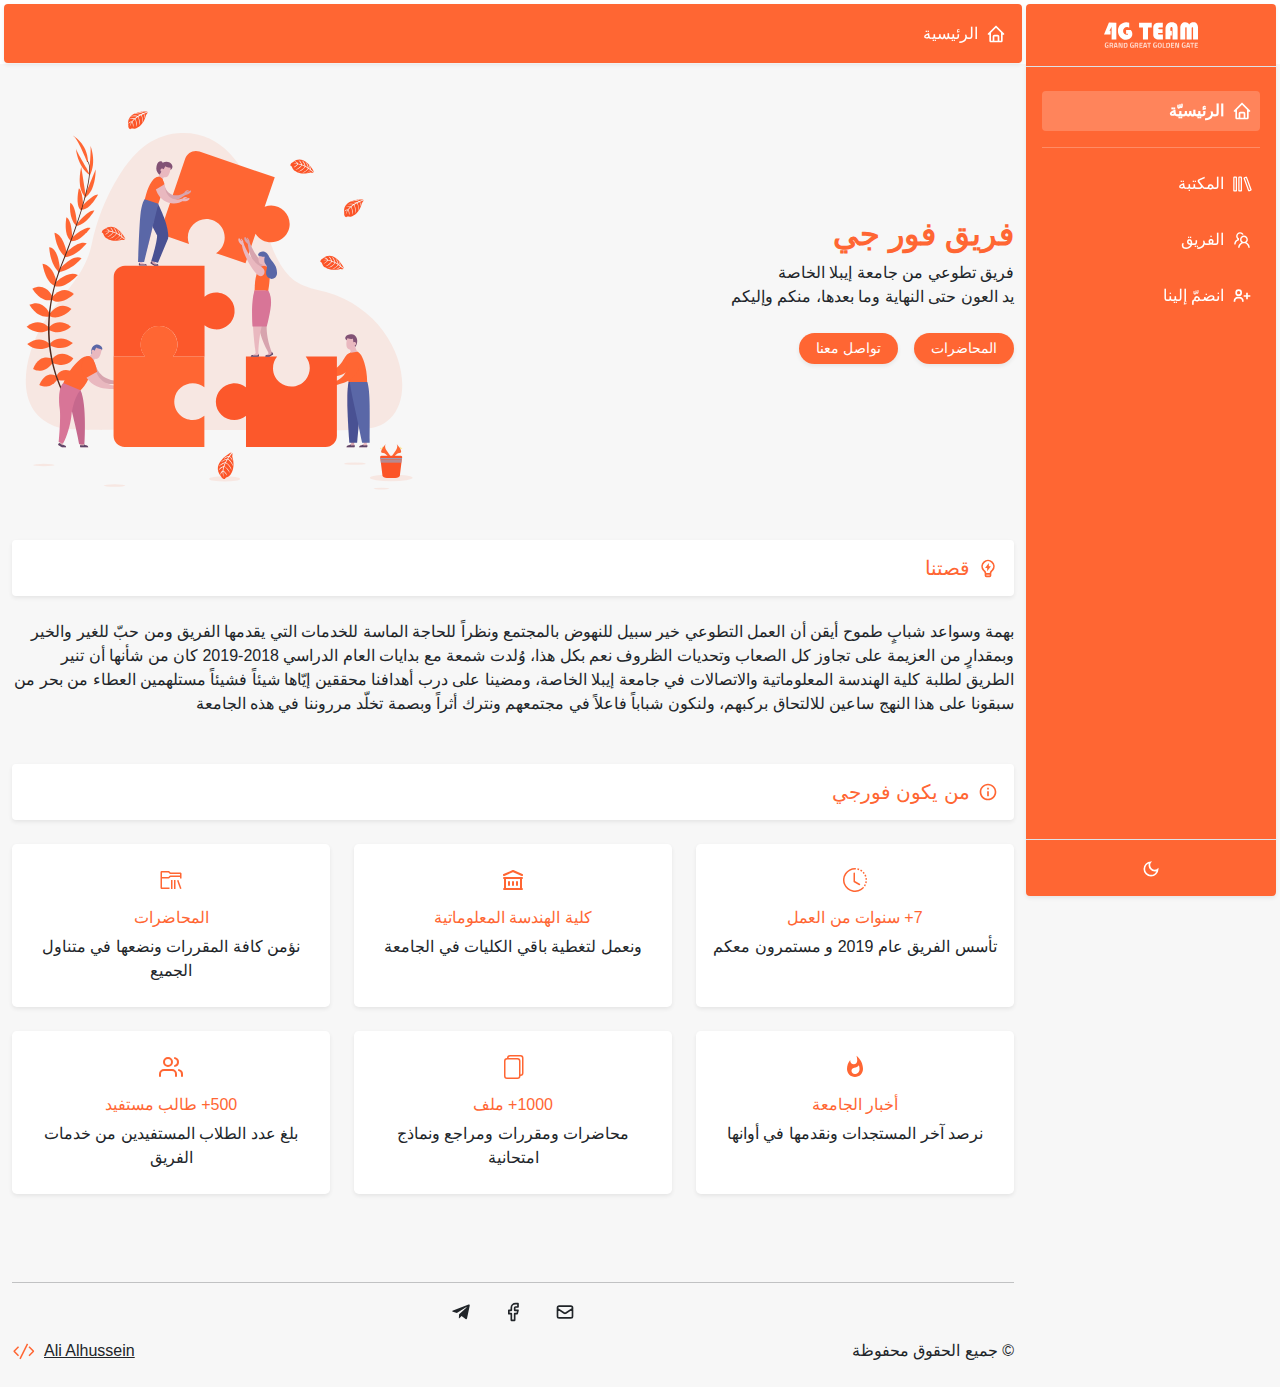
<file: index.html>
<!DOCTYPE html><html dir="rtl" lang="ar"><head><meta name="google-site-verification" content="-DCe-EjkZzzMgloqDJCsHcUSkL1FXFQf2tzFZxCQMz4"/><meta property="og:url" content="https://www.forgteam.tk"/><meta property="og:type" content="website"/><meta property="og:title" content="فريق فورجي التطوعي"/><meta property="og:description" content="فريق تطوعي من جامعة إيبلا الخاصة يقدم الدعم للطلبة لتحسين تحصيلهم العلمي"/><meta property="og:image" content="https://www.forgteam.tk/images/4glogo.png"/><meta property="fb:app_id" content="868669493632512"/><meta charSet="utf-8"/><meta name="viewport" content="minimum-scale=1, initial-scale=1, width=device-width, shrink-to-fit=no, user-scalable=no, viewport-fit=cover"/><meta name="description" content="فريق تطوعي من جامعة إيبلا الخاصة يقدم الدعم للطلبة لتحسين تحصيلهم العلمي"/><title>فريق فورجي التطوعي</title><meta name="theme-color" id="theme" content="#ff6633"/><meta name="msapplication-navbutton-color" id="theme" content="#ff6633"/><meta name="apple-mobile-web-app-status-bar-style" id="theme" content="#ff6633"/><link rel="apple-touch-icon" sizes="180x180" href="images/apple-touch-icon.png"/><link rel="icon" type="image/png" sizes="32x32" href="images/favicon-32x32.png"/><link rel="icon" type="image/png" sizes="16x16" href="images/favicon-16x16.png"/><link rel="mask-icon" href="images/safari-pinned-tab.svg" color="#5bbad5"/><link rel="shortcut icon" href="images/favicon.ico"/><meta name="msapplication-TileColor" content="#da532c"/><meta name="msapplication-config" content="images/browserconfig.xml"/><link rel="manifest" href="manifest.json"/><meta name="next-head-count" content="22"/><link rel="preload" href="/_next/static/css/fcc0fd6b230c44e6.css" as="style"/><link rel="stylesheet" href="/_next/static/css/fcc0fd6b230c44e6.css" data-n-g=""/><noscript data-n-css=""></noscript><script defer="" nomodule="" src="/_next/static/chunks/polyfills-5cd94c89d3acac5f.js"></script><script src="/_next/static/chunks/webpack-69bfa6990bb9e155.js" defer=""></script><script src="/_next/static/chunks/framework-a87821de553db91d.js" defer=""></script><script src="/_next/static/chunks/main-5035a05945ec0e6e.js" defer=""></script><script src="/_next/static/chunks/pages/_app-cdfc58e1fe1c0d94.js" defer=""></script><script src="/_next/static/chunks/78e521c3-8803b306d748e87d.js" defer=""></script><script src="/_next/static/chunks/0c428ae2-67515727828dcf77.js" defer=""></script><script src="/_next/static/chunks/pages/index-9526654772133edb.js" defer=""></script><script src="/_next/static/IAjECuBc-5hTTXLc_gLl9/_buildManifest.js" defer=""></script><script src="/_next/static/IAjECuBc-5hTTXLc_gLl9/_ssgManifest.js" defer=""></script><script src="/_next/static/IAjECuBc-5hTTXLc_gLl9/_middlewareManifest.js" defer=""></script></head><body><div id="__next"><aside class="d-none d-md-block d-block fixed-top bottom-0 vh-100 p-1" style="width:258px;z-index:9999"><div class="d-flex flex-column justify-content-between h-100 w-100 shadow-sm bg-orange rounded"><div class="py-3 text-center border-bottom"><img role="button" src="/images/logo-01.svg" alt="logo" height="30px" href="/"/></div><div class="h-100 overflow-auto px-3 py-4"><span role="button" class="false d-flex align-items-center mb-3 p-2 rounded" href="/"><svg stroke="currentColor" fill="currentColor" stroke-width="0" viewBox="0 0 24 24" class="me-2" font-size="20" height="1em" width="1em" xmlns="http://www.w3.org/2000/svg"><path d="M3 13h1v7c0 1.103.897 2 2 2h12c1.103 0 2-.897 2-2v-7h1a1 1 0 0 0 .707-1.707l-9-9a.999.999 0 0 0-1.414 0l-9 9A1 1 0 0 0 3 13zm7 7v-5h4v5h-4zm2-15.586 6 6V15l.001 5H16v-5c0-1.103-.897-2-2-2h-4c-1.103 0-2 .897-2 2v5H6v-9.586l6-6z"></path></svg><span>الرئيسيّة</span></span><hr/><span role="button" class="false d-flex align-items-center mb-3 p-2 rounded" href="/library"><svg stroke="currentColor" fill="currentColor" stroke-width="0" viewBox="0 0 16 16" class="me-2" font-size="20" height="1em" width="1em" xmlns="http://www.w3.org/2000/svg"><path fill-rule="evenodd" clip-rule="evenodd" d="M5 2.5l.5-.5h2l.5.5v11l-.5.5h-2l-.5-.5v-11zM6 3v10h1V3H6zm3.171.345l.299-.641 1.88-.684.64.299 3.762 10.336-.299.641-1.879.684-.64-.299L9.17 3.345zm1.11.128l3.42 9.396.94-.341-3.42-9.397-.94.342zM1 2.5l.5-.5h2l.5.5v11l-.5.5h-2l-.5-.5v-11zM2 3v10h1V3H2z"></path></svg><span>المكتبة</span></span><span role="button" class="false d-flex align-items-center mb-3 p-2 rounded" href="/team"><svg stroke="currentColor" fill="currentColor" stroke-width="0" viewBox="0 0 1024 1024" class="me-2" font-size="20" height="1em" width="1em" xmlns="http://www.w3.org/2000/svg"><path d="M824.2 699.9a301.55 301.55 0 0 0-86.4-60.4C783.1 602.8 812 546.8 812 484c0-110.8-92.4-201.7-203.2-200-109.1 1.7-197 90.6-197 200 0 62.8 29 118.8 74.2 155.5a300.95 300.95 0 0 0-86.4 60.4C345 754.6 314 826.8 312 903.8a8 8 0 0 0 8 8.2h56c4.3 0 7.9-3.4 8-7.7 1.9-58 25.4-112.3 66.7-153.5A226.62 226.62 0 0 1 612 684c60.9 0 118.2 23.7 161.3 66.8C814.5 792 838 846.3 840 904.3c.1 4.3 3.7 7.7 8 7.7h56a8 8 0 0 0 8-8.2c-2-77-33-149.2-87.8-203.9zM612 612c-34.2 0-66.4-13.3-90.5-37.5a126.86 126.86 0 0 1-37.5-91.8c.3-32.8 13.4-64.5 36.3-88 24-24.6 56.1-38.3 90.4-38.7 33.9-.3 66.8 12.9 91 36.6 24.8 24.3 38.4 56.8 38.4 91.4 0 34.2-13.3 66.3-37.5 90.5A127.3 127.3 0 0 1 612 612zM361.5 510.4c-.9-8.7-1.4-17.5-1.4-26.4 0-15.9 1.5-31.4 4.3-46.5.7-3.6-1.2-7.3-4.5-8.8-13.6-6.1-26.1-14.5-36.9-25.1a127.54 127.54 0 0 1-38.7-95.4c.9-32.1 13.8-62.6 36.3-85.6 24.7-25.3 57.9-39.1 93.2-38.7 31.9.3 62.7 12.6 86 34.4 7.9 7.4 14.7 15.6 20.4 24.4 2 3.1 5.9 4.4 9.3 3.2 17.6-6.1 36.2-10.4 55.3-12.4 5.6-.6 8.8-6.6 6.3-11.6-32.5-64.3-98.9-108.7-175.7-109.9-110.9-1.7-203.3 89.2-203.3 199.9 0 62.8 28.9 118.8 74.2 155.5-31.8 14.7-61.1 35-86.5 60.4-54.8 54.7-85.8 126.9-87.8 204a8 8 0 0 0 8 8.2h56.1c4.3 0 7.9-3.4 8-7.7 1.9-58 25.4-112.3 66.7-153.5 29.4-29.4 65.4-49.8 104.7-59.7 3.9-1 6.5-4.7 6-8.7z"></path></svg><span>الفريق</span></span><span role="button" class="false d-flex align-items-center mb-3 p-2 rounded" href="/join-us"><svg stroke="currentColor" fill="currentColor" stroke-width="0" viewBox="0 0 24 24" class="me-2" font-size="20" height="1em" width="1em" xmlns="http://www.w3.org/2000/svg"><path d="M19 8h-2v3h-3v2h3v3h2v-3h3v-2h-3zM4 8a3.91 3.91 0 0 0 4 4 3.91 3.91 0 0 0 4-4 3.91 3.91 0 0 0-4-4 3.91 3.91 0 0 0-4 4zm6 0a1.91 1.91 0 0 1-2 2 1.91 1.91 0 0 1-2-2 1.91 1.91 0 0 1 2-2 1.91 1.91 0 0 1 2 2zM4 18a3 3 0 0 1 3-3h2a3 3 0 0 1 3 3v1h2v-1a5 5 0 0 0-5-5H7a5 5 0 0 0-5 5v1h2z"></path></svg><span>انضمّ إلينا</span></span></div><div class="py-3 text-center border-top"><span role="button"><svg stroke="currentColor" fill="currentColor" stroke-width="0" viewBox="0 0 24 24" font-size="20" height="1em" width="1em" xmlns="http://www.w3.org/2000/svg"><path fill="none" d="M0 0h24v24H0z"></path><path d="M9.37 5.51A7.35 7.35 0 009.1 7.5c0 4.08 3.32 7.4 7.4 7.4.68 0 1.35-.09 1.99-.27A7.014 7.014 0 0112 19c-3.86 0-7-3.14-7-7 0-2.93 1.81-5.45 4.37-6.49zM12 3a9 9 0 109 9c0-.46-.04-.92-.1-1.36a5.389 5.389 0 01-4.4 2.26 5.403 5.403 0 01-3.14-9.8c-.44-.06-.9-.1-1.36-.1z"></path></svg></span></div></div></aside><main class="bg-lighter ps-md-250" style="margin-top:64px"><header class="fixed-top ps-md-250"><div class="d-flex justify-content-between align-items-center p-3 m-1 rounded bg-orange shadow-sm"><div class="d-flex align-items-center"><svg stroke="currentColor" fill="currentColor" stroke-width="0" viewBox="0 0 24 24" font-size="20" height="1em" width="1em" xmlns="http://www.w3.org/2000/svg"><path d="M3 13h1v7c0 1.103.897 2 2 2h12c1.103 0 2-.897 2-2v-7h1a1 1 0 0 0 .707-1.707l-9-9a.999.999 0 0 0-1.414 0l-9 9A1 1 0 0 0 3 13zm7 7v-5h4v5h-4zm2-15.586 6 6V15l.001 5H16v-5c0-1.103-.897-2-2-2h-4c-1.103 0-2 .897-2 2v5H6v-9.586l6-6z"></path></svg><h6 class="my-1 ms-2">الرئيسية</h6></div><div role="button" class="d-md-none px-2"><svg stroke="currentColor" fill="currentColor" stroke-width="0" viewBox="0 0 16 16" font-size="20" height="1em" width="1em" xmlns="http://www.w3.org/2000/svg"><path fill-rule="evenodd" clip-rule="evenodd" d="M14 5H2V3h12v2zm0 4H2V7h12v2zM2 13h12v-2H2v2z"></path></svg></div></div></header><main><section class="py-4"><div class="container"><div class="row align-items-center"><div class="col-sm-7"><h2 class="fw-bold text-orange">فريق فور جي</h2><p class="mb-4"> <!-- -->فريق تطوعي من جامعة إيبلا الخاصة<!-- --> <!-- --><br/> <!-- -->يد العون حتى النهاية وما بعدها، منكم وإليكم<!-- --> <!-- --></p><button class="btn btn-sm shadow-sm bg-orange rounded-pill px-3 me-3" href="/library">المحاضرات</button><button class="btn btn-sm shadow-sm bg-orange rounded-pill px-3" href="/contact">تواصل معنا</button></div><div class="col-sm-5 text-end d-none d-sm-block"><img src="/images/hero.svg" class="img-fluid" alt="hero"/></div></div></div></section><section class="py-4"><div class="container"><h5 class="mb-0 d-flex align-items-center text-orange bg-white shadow-sm p-3 rounded"><svg stroke="currentColor" fill="currentColor" stroke-width="0" viewBox="0 0 24 24" font-size="20" class="me-2" height="1em" width="1em" xmlns="http://www.w3.org/2000/svg"><g><path fill="none" d="M0 0h24v24H0z"></path><path d="M9.973 18h4.054c.132-1.202.745-2.194 1.74-3.277.113-.122.832-.867.917-.973a6 6 0 1 0-9.37-.002c.086.107.807.853.918.974.996 1.084 1.609 2.076 1.741 3.278zM14 20h-4v1h4v-1zm-8.246-5a8 8 0 1 1 12.49.002C17.624 15.774 16 17 16 18.5V21a2 2 0 0 1-2 2h-4a2 2 0 0 1-2-2v-2.5C8 17 6.375 15.774 5.754 15zM13 10.004h2.5l-4.5 6v-4H8.5L13 6v4.005z"></path></g></svg><span>قصتنا</span></h5><div class="mt-4"><p class="mb-0">بهمة وسواعد شبابٍ طموح أيقن أن العمل التطوعي خير سبيل للنهوض بالمجتمع ونظراً للحاجة الماسة للخدمات التي يقدمها الفريق ومن حبّ للغير والخير وبمقدارٍ من العزيمة على تجاوز كل الصعاب وتحديات الظروف نعم بكل هذا، وُلدت شمعة مع بدايات العام الدراسي 2018-2019 كان من شأنها أن تنير الطريق لطلبة كلية الهندسة المعلوماتية والاتصالات في جامعة إيبلا الخاصة، ومضينا على درب أهدافنا محققين إيّاها شيئاً فشيئاً مستلهمين العطاء من بحر من سبقونا على هذا النهج ساعين للالتحاق بركبهم، ولنكون شباباً فاعلاً في مجتمعهم ونترك أثراً وبصمة تخلّد مرروننا في هذه الجامعة</p></div></div></section><section class="py-4"><div class="container"><h5 class="mb-0 d-flex align-items-center text-orange bg-white shadow-sm p-3 rounded"><svg stroke="currentColor" fill="currentColor" stroke-width="0" viewBox="0 0 24 24" font-size="20" class="me-2" height="1em" width="1em" xmlns="http://www.w3.org/2000/svg"><path d="M12 2C6.486 2 2 6.486 2 12s4.486 10 10 10 10-4.486 10-10S17.514 2 12 2zm0 18c-4.411 0-8-3.589-8-8s3.589-8 8-8 8 3.589 8 8-3.589 8-8 8z"></path><path d="M11 11h2v6h-2zm0-4h2v2h-2z"></path></svg><span>من يكون فورجي</span></h5><div class="mt-4 row"><div class="col-lg-4 col-sm-6 mb-4 text-center"><div class="px-3 py-4 rounded-3 bg-white shadow-sm h-100"><svg stroke="currentColor" fill="currentColor" stroke-width="0" viewBox="0 0 16 16" font-size="24" class="mb-3 text-orange" height="1em" width="1em" xmlns="http://www.w3.org/2000/svg"><path d="M8.515 1.019A7 7 0 0 0 8 1V0a8 8 0 0 1 .589.022l-.074.997zm2.004.45a7.003 7.003 0 0 0-.985-.299l.219-.976c.383.086.76.2 1.126.342l-.36.933zm1.37.71a7.01 7.01 0 0 0-.439-.27l.493-.87a8.025 8.025 0 0 1 .979.654l-.615.789a6.996 6.996 0 0 0-.418-.302zm1.834 1.79a6.99 6.99 0 0 0-.653-.796l.724-.69c.27.285.52.59.747.91l-.818.576zm.744 1.352a7.08 7.08 0 0 0-.214-.468l.893-.45a7.976 7.976 0 0 1 .45 1.088l-.95.313a7.023 7.023 0 0 0-.179-.483zm.53 2.507a6.991 6.991 0 0 0-.1-1.025l.985-.17c.067.386.106.778.116 1.17l-1 .025zm-.131 1.538c.033-.17.06-.339.081-.51l.993.123a7.957 7.957 0 0 1-.23 1.155l-.964-.267c.046-.165.086-.332.12-.501zm-.952 2.379c.184-.29.346-.594.486-.908l.914.405c-.16.36-.345.706-.555 1.038l-.845-.535zm-.964 1.205c.122-.122.239-.248.35-.378l.758.653a8.073 8.073 0 0 1-.401.432l-.707-.707z"></path><path d="M8 1a7 7 0 1 0 4.95 11.95l.707.707A8.001 8.001 0 1 1 8 0v1z"></path><path d="M7.5 3a.5.5 0 0 1 .5.5v5.21l3.248 1.856a.5.5 0 0 1-.496.868l-3.5-2A.5.5 0 0 1 7 9V3.5a.5.5 0 0 1 .5-.5z"></path></svg><h6 class=" text-orange"><span class="me-1">3<!-- -->+<!-- --></span><span>سنوات من العمل</span></h6><p class="mb-0">تأسس الفريق عام 2019 و مستمرون معكم</p></div></div><div class="col-lg-4 col-sm-6 mb-4 text-center"><div class="px-3 py-4 rounded-3 bg-white shadow-sm h-100"><svg stroke="currentColor" fill="none" stroke-width="0" viewBox="0 0 24 24" font-size="24" class="mb-3 text-orange" height="1em" width="1em" xmlns="http://www.w3.org/2000/svg"><path stroke-linecap="round" stroke-linejoin="round" stroke-width="2" d="M8 14v3m4-3v3m4-3v3M3 21h18M3 10h18M3 7l9-4 9 4M4 10h16v11H4V10z"></path></svg><h6 class=" text-orange">كلية الهندسة المعلوماتية</h6><p class="mb-0">ونعمل لتغطية باقي الكليات في الجامعة</p></div></div><div class="col-lg-4 col-sm-6 mb-4 text-center"><div class="px-3 py-4 rounded-3 bg-white shadow-sm h-100"><svg stroke="currentColor" fill="currentColor" stroke-width="0" viewBox="0 0 16 16" font-size="24" class="mb-3 text-orange" height="1em" width="1em" xmlns="http://www.w3.org/2000/svg"><path fill-rule="evenodd" clip-rule="evenodd" d="M7.70996 3H14.5L15.01 3.5V7H14V5.98999H7.68994L6.82996 6.84998L6.47998 7H1.98999V7.48999V11.49V13H7V14H1.51001L1.01001 13.5V6.5V2.5L1.51001 2H6.51001L6.85999 2.15002L7.70996 3ZM7.48999 5H13.99L14 4.01001H7.5L7.14001 3.85999L6.29004 3.01001H2V6.01001H6.28003L7.14001 5.15002L7.48999 5Z"></path><rect x="8" y="8" width="1" height="6"></rect><rect x="10" y="8" width="1" height="6"></rect><rect x="12.0041" y="8.35193" width="1" height="6" transform="rotate(-20 12.0041 8.35193)"></rect></svg><h6 class=" text-orange">المحاضرات</h6><p class="mb-0">نؤمن كافة المقررات ونضعها في متناول الجميع</p></div></div><div class="col-lg-4 col-sm-6 mb-4 text-center"><div class="px-3 py-4 rounded-3 bg-white shadow-sm h-100"><svg stroke="currentColor" fill="currentColor" stroke-width="0" viewBox="0 0 24 24" font-size="24" class="mb-3 text-orange" height="1em" width="1em" xmlns="http://www.w3.org/2000/svg"><path fill="none" d="M0 0h24v24H0z"></path><path d="M13.5.67s.74 2.65.74 4.8c0 2.06-1.35 3.73-3.41 3.73-2.07 0-3.63-1.67-3.63-3.73l.03-.36C5.21 7.51 4 10.62 4 14c0 4.42 3.58 8 8 8s8-3.58 8-8C20 8.61 17.41 3.8 13.5.67zM11.71 19c-1.78 0-3.22-1.4-3.22-3.14 0-1.62 1.05-2.76 2.81-3.12 1.77-.36 3.6-1.21 4.62-2.58.39 1.29.59 2.65.59 4.04 0 2.65-2.15 4.8-4.8 4.8z"></path></svg><h6 class=" text-orange">أخبار الجامعة</h6><p class="mb-0">نرصد آخر المستجدات ونقدمها في أوانها</p></div></div><div class="col-lg-4 col-sm-6 mb-4 text-center"><div class="px-3 py-4 rounded-3 bg-white shadow-sm h-100"><svg stroke="currentColor" fill="currentColor" stroke-width="0" viewBox="0 0 16 16" font-size="24" class="mb-3 text-orange" height="1em" width="1em" xmlns="http://www.w3.org/2000/svg"><path d="M13 0H6a2 2 0 0 0-2 2 2 2 0 0 0-2 2v10a2 2 0 0 0 2 2h7a2 2 0 0 0 2-2 2 2 0 0 0 2-2V2a2 2 0 0 0-2-2zm0 13V4a2 2 0 0 0-2-2H5a1 1 0 0 1 1-1h7a1 1 0 0 1 1 1v10a1 1 0 0 1-1 1zM3 4a1 1 0 0 1 1-1h7a1 1 0 0 1 1 1v10a1 1 0 0 1-1 1H4a1 1 0 0 1-1-1V4z"></path></svg><h6 class=" text-orange"><span class="me-1">1000<!-- -->+<!-- --></span><span>ملف</span></h6><p class="mb-0">محاضرات ومقررات ومراجع ونماذج امتحانية</p></div></div><div class="col-lg-4 col-sm-6 mb-4 text-center"><div class="px-3 py-4 rounded-3 bg-white shadow-sm h-100"><svg stroke="currentColor" fill="none" stroke-width="2" viewBox="0 0 24 24" stroke-linecap="round" stroke-linejoin="round" font-size="24" class="mb-3 text-orange" height="1em" width="1em" xmlns="http://www.w3.org/2000/svg"><path d="M17 21v-2a4 4 0 0 0-4-4H5a4 4 0 0 0-4 4v2"></path><circle cx="9" cy="7" r="4"></circle><path d="M23 21v-2a4 4 0 0 0-3-3.87"></path><path d="M16 3.13a4 4 0 0 1 0 7.75"></path></svg><h6 class=" text-orange"><span class="me-1">500<!-- -->+<!-- --></span><span>طالب مستفيد</span></h6><p class="mb-0">بلغ عدد الطلاب المستفيدين من خدمات الفريق</p></div></div></div></div></section></main><footer class="py-4"><div class="container"><hr/><div class="row text-center"><div class="col-12 mb-3"><a href="mailto:gggg.team.tech@gmail.com" rel="noreferrer"><svg stroke="currentColor" fill="none" stroke-width="0" viewBox="0 0 24 24" font-size="20" class="me-3" height="1em" width="1em" xmlns="http://www.w3.org/2000/svg"><path stroke-linecap="round" stroke-linejoin="round" stroke-width="2" d="M3 8l7.89 5.26a2 2 0 002.22 0L21 8M5 19h14a2 2 0 002-2V7a2 2 0 00-2-2H5a2 2 0 00-2 2v10a2 2 0 002 2z"></path></svg></a><a href="https://www.facebook.com/4g.team.tech" target="_blank" rel="noreferrer"><svg stroke="currentColor" fill="none" stroke-width="2" viewBox="0 0 24 24" stroke-linecap="round" stroke-linejoin="round" font-size="20" class="mx-3" height="1em" width="1em" xmlns="http://www.w3.org/2000/svg"><path d="M18 2h-3a5 5 0 0 0-5 5v3H7v4h3v8h4v-8h3l1-4h-4V7a1 1 0 0 1 1-1h3z"></path></svg></a><a href="https://t.me/ggggteam" target="_blank" rel="noreferrer"><svg stroke="currentColor" fill="currentColor" stroke-width="0" viewBox="0 0 448 512" font-size="20" class="ms-3" height="1em" width="1em" xmlns="http://www.w3.org/2000/svg"><path d="M446.7 98.6l-67.6 318.8c-5.1 22.5-18.4 28.1-37.3 17.5l-103-75.9-49.7 47.8c-5.5 5.5-10.1 10.1-20.7 10.1l7.4-104.9 190.9-172.5c8.3-7.4-1.8-11.5-12.9-4.1L117.8 284 16.2 252.2c-22.1-6.9-22.5-22.1 4.6-32.7L418.2 66.4c18.4-6.9 34.5 4.1 28.5 32.2z"></path></svg></a></div><div class="col-sm-6 mb-3 mb-sm-0 text-sm-start"><p class="mb-0">© جميع الحقوق محفوظة</p></div><div class="col-sm-6"><div class="d-flex align-items-center justify-content-center justify-content-sm-end"><a href="https://alialhussein.ml" target="_blank" rel="noreferrer">Ali Alhussein</a><svg stroke="currentColor" fill="currentColor" stroke-width="0" viewBox="0 0 16 16" font-size="24" class="ms-2 text-orange" height="1em" width="1em" xmlns="http://www.w3.org/2000/svg"><path d="M4.708 5.578L2.061 8.224l2.647 2.646-.708.708-3-3V7.87l3-3 .708.708zm7-.708L11 5.578l2.647 2.646L11 10.87l.708.708 3-3V7.87l-3-3zM4.908 13l.894.448 5-10L9.908 3l-5 10z"></path></svg></div></div></div></div></footer></main></div><script id="__NEXT_DATA__" type="application/json">{"props":{"pageProps":{}},"page":"/","query":{},"buildId":"IAjECuBc-5hTTXLc_gLl9","nextExport":true,"autoExport":true,"isFallback":false,"scriptLoader":[]}</script></body></html>
</file>
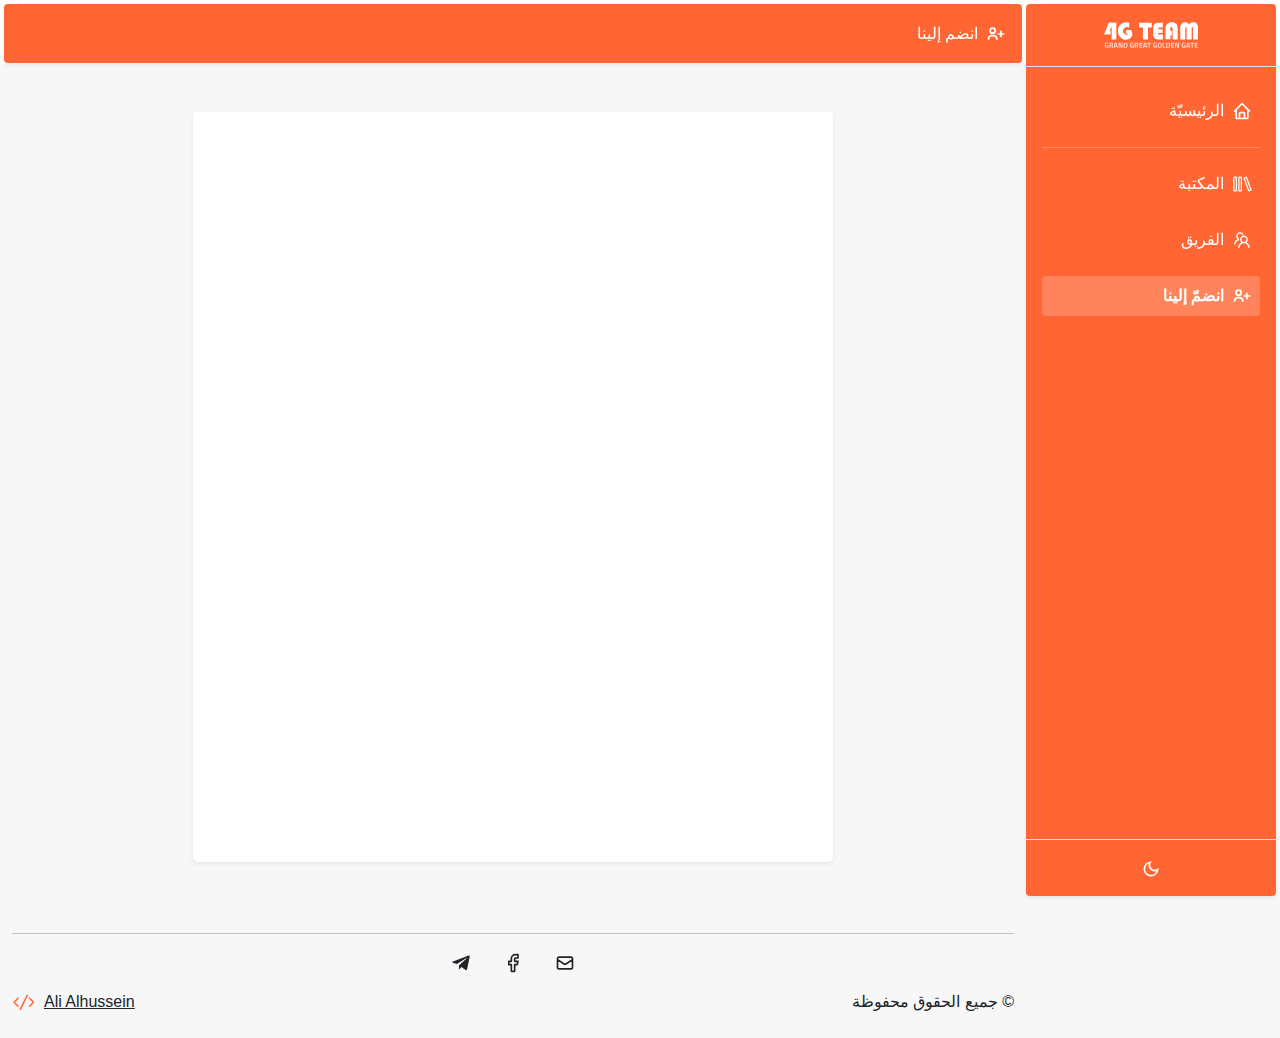
<file: join-us.html>
<!DOCTYPE html><html dir="rtl" lang="ar"><head><meta name="google-site-verification" content="-DCe-EjkZzzMgloqDJCsHcUSkL1FXFQf2tzFZxCQMz4"/><meta property="og:url" content="https://www.forgteam.tk"/><meta property="og:type" content="website"/><meta property="og:title" content="فريق فورجي التطوعي"/><meta property="og:description" content="فريق تطوعي من جامعة إيبلا الخاصة يقدم الدعم للطلبة لتحسين تحصيلهم العلمي"/><meta property="og:image" content="https://www.forgteam.tk/images/4glogo.png"/><meta property="fb:app_id" content="868669493632512"/><meta charSet="utf-8"/><meta name="viewport" content="minimum-scale=1, initial-scale=1, width=device-width, shrink-to-fit=no, user-scalable=no, viewport-fit=cover"/><meta name="description" content="فريق تطوعي من جامعة إيبلا الخاصة يقدم الدعم للطلبة لتحسين تحصيلهم العلمي"/><title>فريق فورجي التطوعي</title><meta name="theme-color" id="theme" content="#ff6633"/><meta name="msapplication-navbutton-color" id="theme" content="#ff6633"/><meta name="apple-mobile-web-app-status-bar-style" id="theme" content="#ff6633"/><link rel="apple-touch-icon" sizes="180x180" href="images/apple-touch-icon.png"/><link rel="icon" type="image/png" sizes="32x32" href="images/favicon-32x32.png"/><link rel="icon" type="image/png" sizes="16x16" href="images/favicon-16x16.png"/><link rel="mask-icon" href="images/safari-pinned-tab.svg" color="#5bbad5"/><link rel="shortcut icon" href="images/favicon.ico"/><meta name="msapplication-TileColor" content="#da532c"/><meta name="msapplication-config" content="images/browserconfig.xml"/><link rel="manifest" href="manifest.json"/><meta name="next-head-count" content="22"/><link rel="preload" href="/_next/static/css/fcc0fd6b230c44e6.css" as="style"/><link rel="stylesheet" href="/_next/static/css/fcc0fd6b230c44e6.css" data-n-g=""/><noscript data-n-css=""></noscript><script defer="" nomodule="" src="/_next/static/chunks/polyfills-5cd94c89d3acac5f.js"></script><script src="/_next/static/chunks/webpack-69bfa6990bb9e155.js" defer=""></script><script src="/_next/static/chunks/framework-a87821de553db91d.js" defer=""></script><script src="/_next/static/chunks/main-5035a05945ec0e6e.js" defer=""></script><script src="/_next/static/chunks/pages/_app-cdfc58e1fe1c0d94.js" defer=""></script><script src="/_next/static/chunks/pages/join-us-93ecee345ab18e67.js" defer=""></script><script src="/_next/static/IAjECuBc-5hTTXLc_gLl9/_buildManifest.js" defer=""></script><script src="/_next/static/IAjECuBc-5hTTXLc_gLl9/_ssgManifest.js" defer=""></script><script src="/_next/static/IAjECuBc-5hTTXLc_gLl9/_middlewareManifest.js" defer=""></script></head><body><div id="__next"><aside class="d-none d-md-block d-block fixed-top bottom-0 vh-100 p-1" style="width:258px;z-index:9999"><div class="d-flex flex-column justify-content-between h-100 w-100 shadow-sm bg-orange rounded"><div class="py-3 text-center border-bottom"><img role="button" src="/images/logo-01.svg" alt="logo" height="30px" href="/"/></div><div class="h-100 overflow-auto px-3 py-4"><span role="button" class="false d-flex align-items-center mb-3 p-2 rounded" href="/"><svg stroke="currentColor" fill="currentColor" stroke-width="0" viewBox="0 0 24 24" class="me-2" font-size="20" height="1em" width="1em" xmlns="http://www.w3.org/2000/svg"><path d="M3 13h1v7c0 1.103.897 2 2 2h12c1.103 0 2-.897 2-2v-7h1a1 1 0 0 0 .707-1.707l-9-9a.999.999 0 0 0-1.414 0l-9 9A1 1 0 0 0 3 13zm7 7v-5h4v5h-4zm2-15.586 6 6V15l.001 5H16v-5c0-1.103-.897-2-2-2h-4c-1.103 0-2 .897-2 2v5H6v-9.586l6-6z"></path></svg><span>الرئيسيّة</span></span><hr/><span role="button" class="false d-flex align-items-center mb-3 p-2 rounded" href="/library"><svg stroke="currentColor" fill="currentColor" stroke-width="0" viewBox="0 0 16 16" class="me-2" font-size="20" height="1em" width="1em" xmlns="http://www.w3.org/2000/svg"><path fill-rule="evenodd" clip-rule="evenodd" d="M5 2.5l.5-.5h2l.5.5v11l-.5.5h-2l-.5-.5v-11zM6 3v10h1V3H6zm3.171.345l.299-.641 1.88-.684.64.299 3.762 10.336-.299.641-1.879.684-.64-.299L9.17 3.345zm1.11.128l3.42 9.396.94-.341-3.42-9.397-.94.342zM1 2.5l.5-.5h2l.5.5v11l-.5.5h-2l-.5-.5v-11zM2 3v10h1V3H2z"></path></svg><span>المكتبة</span></span><span role="button" class="false d-flex align-items-center mb-3 p-2 rounded" href="/team"><svg stroke="currentColor" fill="currentColor" stroke-width="0" viewBox="0 0 1024 1024" class="me-2" font-size="20" height="1em" width="1em" xmlns="http://www.w3.org/2000/svg"><path d="M824.2 699.9a301.55 301.55 0 0 0-86.4-60.4C783.1 602.8 812 546.8 812 484c0-110.8-92.4-201.7-203.2-200-109.1 1.7-197 90.6-197 200 0 62.8 29 118.8 74.2 155.5a300.95 300.95 0 0 0-86.4 60.4C345 754.6 314 826.8 312 903.8a8 8 0 0 0 8 8.2h56c4.3 0 7.9-3.4 8-7.7 1.9-58 25.4-112.3 66.7-153.5A226.62 226.62 0 0 1 612 684c60.9 0 118.2 23.7 161.3 66.8C814.5 792 838 846.3 840 904.3c.1 4.3 3.7 7.7 8 7.7h56a8 8 0 0 0 8-8.2c-2-77-33-149.2-87.8-203.9zM612 612c-34.2 0-66.4-13.3-90.5-37.5a126.86 126.86 0 0 1-37.5-91.8c.3-32.8 13.4-64.5 36.3-88 24-24.6 56.1-38.3 90.4-38.7 33.9-.3 66.8 12.9 91 36.6 24.8 24.3 38.4 56.8 38.4 91.4 0 34.2-13.3 66.3-37.5 90.5A127.3 127.3 0 0 1 612 612zM361.5 510.4c-.9-8.7-1.4-17.5-1.4-26.4 0-15.9 1.5-31.4 4.3-46.5.7-3.6-1.2-7.3-4.5-8.8-13.6-6.1-26.1-14.5-36.9-25.1a127.54 127.54 0 0 1-38.7-95.4c.9-32.1 13.8-62.6 36.3-85.6 24.7-25.3 57.9-39.1 93.2-38.7 31.9.3 62.7 12.6 86 34.4 7.9 7.4 14.7 15.6 20.4 24.4 2 3.1 5.9 4.4 9.3 3.2 17.6-6.1 36.2-10.4 55.3-12.4 5.6-.6 8.8-6.6 6.3-11.6-32.5-64.3-98.9-108.7-175.7-109.9-110.9-1.7-203.3 89.2-203.3 199.9 0 62.8 28.9 118.8 74.2 155.5-31.8 14.7-61.1 35-86.5 60.4-54.8 54.7-85.8 126.9-87.8 204a8 8 0 0 0 8 8.2h56.1c4.3 0 7.9-3.4 8-7.7 1.9-58 25.4-112.3 66.7-153.5 29.4-29.4 65.4-49.8 104.7-59.7 3.9-1 6.5-4.7 6-8.7z"></path></svg><span>الفريق</span></span><span role="button" class="false d-flex align-items-center mb-3 p-2 rounded" href="/join-us"><svg stroke="currentColor" fill="currentColor" stroke-width="0" viewBox="0 0 24 24" class="me-2" font-size="20" height="1em" width="1em" xmlns="http://www.w3.org/2000/svg"><path d="M19 8h-2v3h-3v2h3v3h2v-3h3v-2h-3zM4 8a3.91 3.91 0 0 0 4 4 3.91 3.91 0 0 0 4-4 3.91 3.91 0 0 0-4-4 3.91 3.91 0 0 0-4 4zm6 0a1.91 1.91 0 0 1-2 2 1.91 1.91 0 0 1-2-2 1.91 1.91 0 0 1 2-2 1.91 1.91 0 0 1 2 2zM4 18a3 3 0 0 1 3-3h2a3 3 0 0 1 3 3v1h2v-1a5 5 0 0 0-5-5H7a5 5 0 0 0-5 5v1h2z"></path></svg><span>انضمّ إلينا</span></span></div><div class="py-3 text-center border-top"><span role="button"><svg stroke="currentColor" fill="currentColor" stroke-width="0" viewBox="0 0 24 24" font-size="20" height="1em" width="1em" xmlns="http://www.w3.org/2000/svg"><path fill="none" d="M0 0h24v24H0z"></path><path d="M9.37 5.51A7.35 7.35 0 009.1 7.5c0 4.08 3.32 7.4 7.4 7.4.68 0 1.35-.09 1.99-.27A7.014 7.014 0 0112 19c-3.86 0-7-3.14-7-7 0-2.93 1.81-5.45 4.37-6.49zM12 3a9 9 0 109 9c0-.46-.04-.92-.1-1.36a5.389 5.389 0 01-4.4 2.26 5.403 5.403 0 01-3.14-9.8c-.44-.06-.9-.1-1.36-.1z"></path></svg></span></div></div></aside><main class="bg-lighter ps-md-250" style="margin-top:64px"><header class="fixed-top ps-md-250"><div class="d-flex justify-content-between align-items-center p-3 m-1 rounded bg-orange shadow-sm"><div class="d-flex align-items-center"><svg stroke="currentColor" fill="currentColor" stroke-width="0" viewBox="0 0 24 24" font-size="20" height="1em" width="1em" xmlns="http://www.w3.org/2000/svg"><path d="M3 13h1v7c0 1.103.897 2 2 2h12c1.103 0 2-.897 2-2v-7h1a1 1 0 0 0 .707-1.707l-9-9a.999.999 0 0 0-1.414 0l-9 9A1 1 0 0 0 3 13zm7 7v-5h4v5h-4zm2-15.586 6 6V15l.001 5H16v-5c0-1.103-.897-2-2-2h-4c-1.103 0-2 .897-2 2v5H6v-9.586l6-6z"></path></svg><h6 class="my-1 ms-2">الرئيسية</h6></div><div role="button" class="d-md-none px-2"><svg stroke="currentColor" fill="currentColor" stroke-width="0" viewBox="0 0 16 16" font-size="20" height="1em" width="1em" xmlns="http://www.w3.org/2000/svg"><path fill-rule="evenodd" clip-rule="evenodd" d="M14 5H2V3h12v2zm0 4H2V7h12v2zM2 13h12v-2H2v2z"></path></svg></div></div></header><main><section class="py-4"><div class="container"><div class="mt-4 row"><div class="col-12 text-center"><div class="form-container"><iframe title="join" class="rounded-3 bg-white px-1 py-5 shadow-sm" src="https://docs.google.com/forms/d/e/1FAIpQLScbFljXS71hQjDHdsK172Y3aSu8ghUnqRYG9UqrEPipnzqh9w/viewform?embedded=true" width="640" height="750" frameBorder="0" marginHeight="0" marginWidth="0"></iframe></div></div></div></div></section></main><footer class="py-4"><div class="container"><hr/><div class="row text-center"><div class="col-12 mb-3"><a href="mailto:gggg.team.tech@gmail.com" rel="noreferrer"><svg stroke="currentColor" fill="none" stroke-width="0" viewBox="0 0 24 24" font-size="20" class="me-3" height="1em" width="1em" xmlns="http://www.w3.org/2000/svg"><path stroke-linecap="round" stroke-linejoin="round" stroke-width="2" d="M3 8l7.89 5.26a2 2 0 002.22 0L21 8M5 19h14a2 2 0 002-2V7a2 2 0 00-2-2H5a2 2 0 00-2 2v10a2 2 0 002 2z"></path></svg></a><a href="https://www.facebook.com/4g.team.tech" target="_blank" rel="noreferrer"><svg stroke="currentColor" fill="none" stroke-width="2" viewBox="0 0 24 24" stroke-linecap="round" stroke-linejoin="round" font-size="20" class="mx-3" height="1em" width="1em" xmlns="http://www.w3.org/2000/svg"><path d="M18 2h-3a5 5 0 0 0-5 5v3H7v4h3v8h4v-8h3l1-4h-4V7a1 1 0 0 1 1-1h3z"></path></svg></a><a href="https://t.me/ggggteam" target="_blank" rel="noreferrer"><svg stroke="currentColor" fill="currentColor" stroke-width="0" viewBox="0 0 448 512" font-size="20" class="ms-3" height="1em" width="1em" xmlns="http://www.w3.org/2000/svg"><path d="M446.7 98.6l-67.6 318.8c-5.1 22.5-18.4 28.1-37.3 17.5l-103-75.9-49.7 47.8c-5.5 5.5-10.1 10.1-20.7 10.1l7.4-104.9 190.9-172.5c8.3-7.4-1.8-11.5-12.9-4.1L117.8 284 16.2 252.2c-22.1-6.9-22.5-22.1 4.6-32.7L418.2 66.4c18.4-6.9 34.5 4.1 28.5 32.2z"></path></svg></a></div><div class="col-sm-6 mb-3 mb-sm-0 text-sm-start"><p class="mb-0">© جميع الحقوق محفوظة</p></div><div class="col-sm-6"><div class="d-flex align-items-center justify-content-center justify-content-sm-end"><a href="https://alialhussein.ml" target="_blank" rel="noreferrer">Ali Alhussein</a><svg stroke="currentColor" fill="currentColor" stroke-width="0" viewBox="0 0 16 16" font-size="24" class="ms-2 text-orange" height="1em" width="1em" xmlns="http://www.w3.org/2000/svg"><path d="M4.708 5.578L2.061 8.224l2.647 2.646-.708.708-3-3V7.87l3-3 .708.708zm7-.708L11 5.578l2.647 2.646L11 10.87l.708.708 3-3V7.87l-3-3zM4.908 13l.894.448 5-10L9.908 3l-5 10z"></path></svg></div></div></div></div></footer></main></div><script id="__NEXT_DATA__" type="application/json">{"props":{"pageProps":{}},"page":"/join-us","query":{},"buildId":"IAjECuBc-5hTTXLc_gLl9","nextExport":true,"autoExport":true,"isFallback":false,"scriptLoader":[]}</script></body></html>
</file>
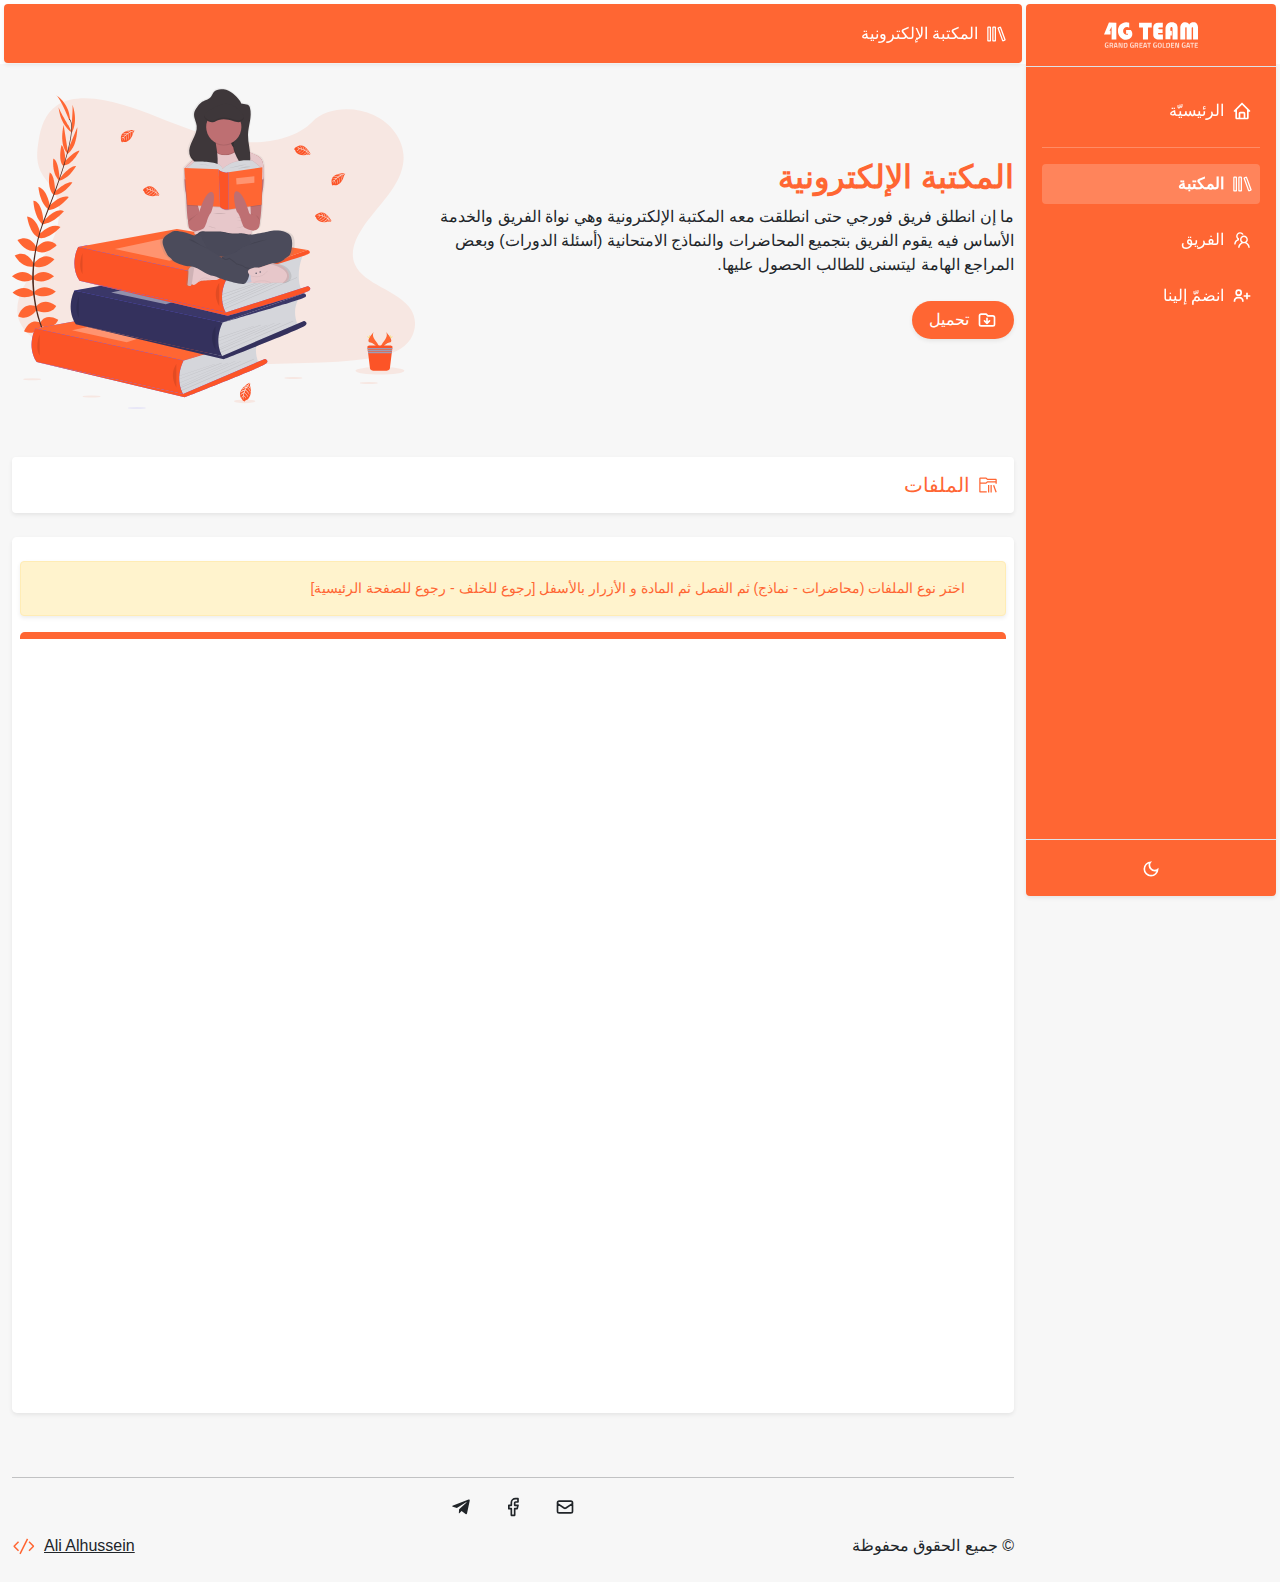
<file: library.html>
<!DOCTYPE html><html dir="rtl" lang="ar"><head><meta name="google-site-verification" content="-DCe-EjkZzzMgloqDJCsHcUSkL1FXFQf2tzFZxCQMz4"/><meta property="og:url" content="https://www.forgteam.tk"/><meta property="og:type" content="website"/><meta property="og:title" content="فريق فورجي التطوعي"/><meta property="og:description" content="فريق تطوعي من جامعة إيبلا الخاصة يقدم الدعم للطلبة لتحسين تحصيلهم العلمي"/><meta property="og:image" content="https://www.forgteam.tk/images/4glogo.png"/><meta property="fb:app_id" content="868669493632512"/><meta charSet="utf-8"/><meta name="viewport" content="minimum-scale=1, initial-scale=1, width=device-width, shrink-to-fit=no, user-scalable=no, viewport-fit=cover"/><meta name="description" content="فريق تطوعي من جامعة إيبلا الخاصة يقدم الدعم للطلبة لتحسين تحصيلهم العلمي"/><title>فريق فورجي التطوعي</title><meta name="theme-color" id="theme" content="#ff6633"/><meta name="msapplication-navbutton-color" id="theme" content="#ff6633"/><meta name="apple-mobile-web-app-status-bar-style" id="theme" content="#ff6633"/><link rel="apple-touch-icon" sizes="180x180" href="images/apple-touch-icon.png"/><link rel="icon" type="image/png" sizes="32x32" href="images/favicon-32x32.png"/><link rel="icon" type="image/png" sizes="16x16" href="images/favicon-16x16.png"/><link rel="mask-icon" href="images/safari-pinned-tab.svg" color="#5bbad5"/><link rel="shortcut icon" href="images/favicon.ico"/><meta name="msapplication-TileColor" content="#da532c"/><meta name="msapplication-config" content="images/browserconfig.xml"/><link rel="manifest" href="manifest.json"/><meta name="next-head-count" content="22"/><link rel="preload" href="/_next/static/css/fcc0fd6b230c44e6.css" as="style"/><link rel="stylesheet" href="/_next/static/css/fcc0fd6b230c44e6.css" data-n-g=""/><noscript data-n-css=""></noscript><script defer="" nomodule="" src="/_next/static/chunks/polyfills-5cd94c89d3acac5f.js"></script><script src="/_next/static/chunks/webpack-69bfa6990bb9e155.js" defer=""></script><script src="/_next/static/chunks/framework-a87821de553db91d.js" defer=""></script><script src="/_next/static/chunks/main-5035a05945ec0e6e.js" defer=""></script><script src="/_next/static/chunks/pages/_app-cdfc58e1fe1c0d94.js" defer=""></script><script src="/_next/static/chunks/pages/library-66e597c6f72f7689.js" defer=""></script><script src="/_next/static/IAjECuBc-5hTTXLc_gLl9/_buildManifest.js" defer=""></script><script src="/_next/static/IAjECuBc-5hTTXLc_gLl9/_ssgManifest.js" defer=""></script><script src="/_next/static/IAjECuBc-5hTTXLc_gLl9/_middlewareManifest.js" defer=""></script></head><body><div id="__next"><aside class="d-none d-md-block d-block fixed-top bottom-0 vh-100 p-1" style="width:258px;z-index:9999"><div class="d-flex flex-column justify-content-between h-100 w-100 shadow-sm bg-orange rounded"><div class="py-3 text-center border-bottom"><img role="button" src="/images/logo-01.svg" alt="logo" height="30px" href="/"/></div><div class="h-100 overflow-auto px-3 py-4"><span role="button" class="false d-flex align-items-center mb-3 p-2 rounded" href="/"><svg stroke="currentColor" fill="currentColor" stroke-width="0" viewBox="0 0 24 24" class="me-2" font-size="20" height="1em" width="1em" xmlns="http://www.w3.org/2000/svg"><path d="M3 13h1v7c0 1.103.897 2 2 2h12c1.103 0 2-.897 2-2v-7h1a1 1 0 0 0 .707-1.707l-9-9a.999.999 0 0 0-1.414 0l-9 9A1 1 0 0 0 3 13zm7 7v-5h4v5h-4zm2-15.586 6 6V15l.001 5H16v-5c0-1.103-.897-2-2-2h-4c-1.103 0-2 .897-2 2v5H6v-9.586l6-6z"></path></svg><span>الرئيسيّة</span></span><hr/><span role="button" class="false d-flex align-items-center mb-3 p-2 rounded" href="/library"><svg stroke="currentColor" fill="currentColor" stroke-width="0" viewBox="0 0 16 16" class="me-2" font-size="20" height="1em" width="1em" xmlns="http://www.w3.org/2000/svg"><path fill-rule="evenodd" clip-rule="evenodd" d="M5 2.5l.5-.5h2l.5.5v11l-.5.5h-2l-.5-.5v-11zM6 3v10h1V3H6zm3.171.345l.299-.641 1.88-.684.64.299 3.762 10.336-.299.641-1.879.684-.64-.299L9.17 3.345zm1.11.128l3.42 9.396.94-.341-3.42-9.397-.94.342zM1 2.5l.5-.5h2l.5.5v11l-.5.5h-2l-.5-.5v-11zM2 3v10h1V3H2z"></path></svg><span>المكتبة</span></span><span role="button" class="false d-flex align-items-center mb-3 p-2 rounded" href="/team"><svg stroke="currentColor" fill="currentColor" stroke-width="0" viewBox="0 0 1024 1024" class="me-2" font-size="20" height="1em" width="1em" xmlns="http://www.w3.org/2000/svg"><path d="M824.2 699.9a301.55 301.55 0 0 0-86.4-60.4C783.1 602.8 812 546.8 812 484c0-110.8-92.4-201.7-203.2-200-109.1 1.7-197 90.6-197 200 0 62.8 29 118.8 74.2 155.5a300.95 300.95 0 0 0-86.4 60.4C345 754.6 314 826.8 312 903.8a8 8 0 0 0 8 8.2h56c4.3 0 7.9-3.4 8-7.7 1.9-58 25.4-112.3 66.7-153.5A226.62 226.62 0 0 1 612 684c60.9 0 118.2 23.7 161.3 66.8C814.5 792 838 846.3 840 904.3c.1 4.3 3.7 7.7 8 7.7h56a8 8 0 0 0 8-8.2c-2-77-33-149.2-87.8-203.9zM612 612c-34.2 0-66.4-13.3-90.5-37.5a126.86 126.86 0 0 1-37.5-91.8c.3-32.8 13.4-64.5 36.3-88 24-24.6 56.1-38.3 90.4-38.7 33.9-.3 66.8 12.9 91 36.6 24.8 24.3 38.4 56.8 38.4 91.4 0 34.2-13.3 66.3-37.5 90.5A127.3 127.3 0 0 1 612 612zM361.5 510.4c-.9-8.7-1.4-17.5-1.4-26.4 0-15.9 1.5-31.4 4.3-46.5.7-3.6-1.2-7.3-4.5-8.8-13.6-6.1-26.1-14.5-36.9-25.1a127.54 127.54 0 0 1-38.7-95.4c.9-32.1 13.8-62.6 36.3-85.6 24.7-25.3 57.9-39.1 93.2-38.7 31.9.3 62.7 12.6 86 34.4 7.9 7.4 14.7 15.6 20.4 24.4 2 3.1 5.9 4.4 9.3 3.2 17.6-6.1 36.2-10.4 55.3-12.4 5.6-.6 8.8-6.6 6.3-11.6-32.5-64.3-98.9-108.7-175.7-109.9-110.9-1.7-203.3 89.2-203.3 199.9 0 62.8 28.9 118.8 74.2 155.5-31.8 14.7-61.1 35-86.5 60.4-54.8 54.7-85.8 126.9-87.8 204a8 8 0 0 0 8 8.2h56.1c4.3 0 7.9-3.4 8-7.7 1.9-58 25.4-112.3 66.7-153.5 29.4-29.4 65.4-49.8 104.7-59.7 3.9-1 6.5-4.7 6-8.7z"></path></svg><span>الفريق</span></span><span role="button" class="false d-flex align-items-center mb-3 p-2 rounded" href="/join-us"><svg stroke="currentColor" fill="currentColor" stroke-width="0" viewBox="0 0 24 24" class="me-2" font-size="20" height="1em" width="1em" xmlns="http://www.w3.org/2000/svg"><path d="M19 8h-2v3h-3v2h3v3h2v-3h3v-2h-3zM4 8a3.91 3.91 0 0 0 4 4 3.91 3.91 0 0 0 4-4 3.91 3.91 0 0 0-4-4 3.91 3.91 0 0 0-4 4zm6 0a1.91 1.91 0 0 1-2 2 1.91 1.91 0 0 1-2-2 1.91 1.91 0 0 1 2-2 1.91 1.91 0 0 1 2 2zM4 18a3 3 0 0 1 3-3h2a3 3 0 0 1 3 3v1h2v-1a5 5 0 0 0-5-5H7a5 5 0 0 0-5 5v1h2z"></path></svg><span>انضمّ إلينا</span></span></div><div class="py-3 text-center border-top"><span role="button"><svg stroke="currentColor" fill="currentColor" stroke-width="0" viewBox="0 0 24 24" font-size="20" height="1em" width="1em" xmlns="http://www.w3.org/2000/svg"><path fill="none" d="M0 0h24v24H0z"></path><path d="M9.37 5.51A7.35 7.35 0 009.1 7.5c0 4.08 3.32 7.4 7.4 7.4.68 0 1.35-.09 1.99-.27A7.014 7.014 0 0112 19c-3.86 0-7-3.14-7-7 0-2.93 1.81-5.45 4.37-6.49zM12 3a9 9 0 109 9c0-.46-.04-.92-.1-1.36a5.389 5.389 0 01-4.4 2.26 5.403 5.403 0 01-3.14-9.8c-.44-.06-.9-.1-1.36-.1z"></path></svg></span></div></div></aside><main class="bg-lighter ps-md-250" style="margin-top:64px"><header class="fixed-top ps-md-250"><div class="d-flex justify-content-between align-items-center p-3 m-1 rounded bg-orange shadow-sm"><div class="d-flex align-items-center"><svg stroke="currentColor" fill="currentColor" stroke-width="0" viewBox="0 0 24 24" font-size="20" height="1em" width="1em" xmlns="http://www.w3.org/2000/svg"><path d="M3 13h1v7c0 1.103.897 2 2 2h12c1.103 0 2-.897 2-2v-7h1a1 1 0 0 0 .707-1.707l-9-9a.999.999 0 0 0-1.414 0l-9 9A1 1 0 0 0 3 13zm7 7v-5h4v5h-4zm2-15.586 6 6V15l.001 5H16v-5c0-1.103-.897-2-2-2h-4c-1.103 0-2 .897-2 2v5H6v-9.586l6-6z"></path></svg><h6 class="my-1 ms-2">الرئيسية</h6></div><div role="button" class="d-md-none px-2"><svg stroke="currentColor" fill="currentColor" stroke-width="0" viewBox="0 0 16 16" font-size="20" height="1em" width="1em" xmlns="http://www.w3.org/2000/svg"><path fill-rule="evenodd" clip-rule="evenodd" d="M14 5H2V3h12v2zm0 4H2V7h12v2zM2 13h12v-2H2v2z"></path></svg></div></div></header><main><section class="py-4"><div class="container"><div class="row align-items-center"><div class="col-sm-7"><h2 class="fw-bold text-orange">المكتبة الإلكترونية</h2><p class="mb-4">ما إن انطلق فريق فورجي حتى انطلقت معه المكتبة الإلكترونية وهي نواة الفريق والخدمة الأساس فيه يقوم الفريق بتجميع المحاضرات والنماذج الامتحانية (أسئلة الدورات) وبعض المراجع الهامة ليتسنى للطالب الحصول عليها.</p><a href="#download" class="btn bg-orange rounded-pill me-3 px-3 shadow-sm"><svg stroke="currentColor" fill="none" stroke-width="0" viewBox="0 0 24 24" font-size="20" class="me-2" height="1em" width="1em" xmlns="http://www.w3.org/2000/svg"><path stroke-linecap="round" stroke-linejoin="round" stroke-width="2" d="M12 10v6m0 0l-3-3m3 3l3-3M3 17V7a2 2 0 012-2h6l2 2h6a2 2 0 012 2v8a2 2 0 01-2 2H5a2 2 0 01-2-2z"></path></svg><span>تحميل</span></a></div><div class="col-sm-5 text-end d-none d-sm-block "><img src="/images/library.svg" alt="library" class="img-fluid"/></div></div></div></section><section id="download" class="py-4"><div class="container"><h5 class="mb-0 d-flex align-items-center text-orange bg-white shadow-sm p-3 rounded"><svg stroke="currentColor" fill="currentColor" stroke-width="0" viewBox="0 0 16 16" font-size="20" class="me-2" height="1em" width="1em" xmlns="http://www.w3.org/2000/svg"><path fill-rule="evenodd" clip-rule="evenodd" d="M7.70996 3H14.5L15.01 3.5V7H14V5.98999H7.68994L6.82996 6.84998L6.47998 7H1.98999V7.48999V11.49V13H7V14H1.51001L1.01001 13.5V6.5V2.5L1.51001 2H6.51001L6.85999 2.15002L7.70996 3ZM7.48999 5H13.99L14 4.01001H7.5L7.14001 3.85999L6.29004 3.01001H2V6.01001H6.28003L7.14001 5.15002L7.48999 5Z"></path><rect x="8" y="8" width="1" height="6"></rect><rect x="10" y="8" width="1" height="6"></rect><rect x="12.0041" y="8.35193" width="1" height="6" transform="rotate(-20 12.0041 8.35193)"></rect></svg><span>الملفات</span></h5><div class="mt-4 row align-items-center"><div class="col-12"><div class="rounded-3 bg-white px-2 py-4 shadow-sm"><div class="alert alert-warning shadow-sm d-flex align-items-center text-orange"><i class="fas fa-info-circle fa-2x me-4"></i><small>اختر نوع الملفات (محاضرات - نماذج) ثم الفصل ثم المادة و الأزرار بالأسفل [رجوع للخلف - رجوع للصفحة الرئيسية]</small></div><iframe id="library" title="library" class="rounded-3" src="https://googledriveembedder.collegefam.com/?key=AIzaSyBbQwrm2xudD-NV6eBUcCwgShjLZRKHfpc&amp;folderid=12BJMaC2JLdezDv9iOYMRJGfH-ycyeDHq" width="100%" height="750"></iframe></div></div></div></div></section></main><footer class="py-4"><div class="container"><hr/><div class="row text-center"><div class="col-12 mb-3"><a href="mailto:gggg.team.tech@gmail.com" rel="noreferrer"><svg stroke="currentColor" fill="none" stroke-width="0" viewBox="0 0 24 24" font-size="20" class="me-3" height="1em" width="1em" xmlns="http://www.w3.org/2000/svg"><path stroke-linecap="round" stroke-linejoin="round" stroke-width="2" d="M3 8l7.89 5.26a2 2 0 002.22 0L21 8M5 19h14a2 2 0 002-2V7a2 2 0 00-2-2H5a2 2 0 00-2 2v10a2 2 0 002 2z"></path></svg></a><a href="https://www.facebook.com/4g.team.tech" target="_blank" rel="noreferrer"><svg stroke="currentColor" fill="none" stroke-width="2" viewBox="0 0 24 24" stroke-linecap="round" stroke-linejoin="round" font-size="20" class="mx-3" height="1em" width="1em" xmlns="http://www.w3.org/2000/svg"><path d="M18 2h-3a5 5 0 0 0-5 5v3H7v4h3v8h4v-8h3l1-4h-4V7a1 1 0 0 1 1-1h3z"></path></svg></a><a href="https://t.me/ggggteam" target="_blank" rel="noreferrer"><svg stroke="currentColor" fill="currentColor" stroke-width="0" viewBox="0 0 448 512" font-size="20" class="ms-3" height="1em" width="1em" xmlns="http://www.w3.org/2000/svg"><path d="M446.7 98.6l-67.6 318.8c-5.1 22.5-18.4 28.1-37.3 17.5l-103-75.9-49.7 47.8c-5.5 5.5-10.1 10.1-20.7 10.1l7.4-104.9 190.9-172.5c8.3-7.4-1.8-11.5-12.9-4.1L117.8 284 16.2 252.2c-22.1-6.9-22.5-22.1 4.6-32.7L418.2 66.4c18.4-6.9 34.5 4.1 28.5 32.2z"></path></svg></a></div><div class="col-sm-6 mb-3 mb-sm-0 text-sm-start"><p class="mb-0">© جميع الحقوق محفوظة</p></div><div class="col-sm-6"><div class="d-flex align-items-center justify-content-center justify-content-sm-end"><a href="https://alialhussein.ml" target="_blank" rel="noreferrer">Ali Alhussein</a><svg stroke="currentColor" fill="currentColor" stroke-width="0" viewBox="0 0 16 16" font-size="24" class="ms-2 text-orange" height="1em" width="1em" xmlns="http://www.w3.org/2000/svg"><path d="M4.708 5.578L2.061 8.224l2.647 2.646-.708.708-3-3V7.87l3-3 .708.708zm7-.708L11 5.578l2.647 2.646L11 10.87l.708.708 3-3V7.87l-3-3zM4.908 13l.894.448 5-10L9.908 3l-5 10z"></path></svg></div></div></div></div></footer></main></div><script id="__NEXT_DATA__" type="application/json">{"props":{"pageProps":{}},"page":"/library","query":{},"buildId":"IAjECuBc-5hTTXLc_gLl9","nextExport":true,"autoExport":true,"isFallback":false,"scriptLoader":[]}</script></body></html>
</file>
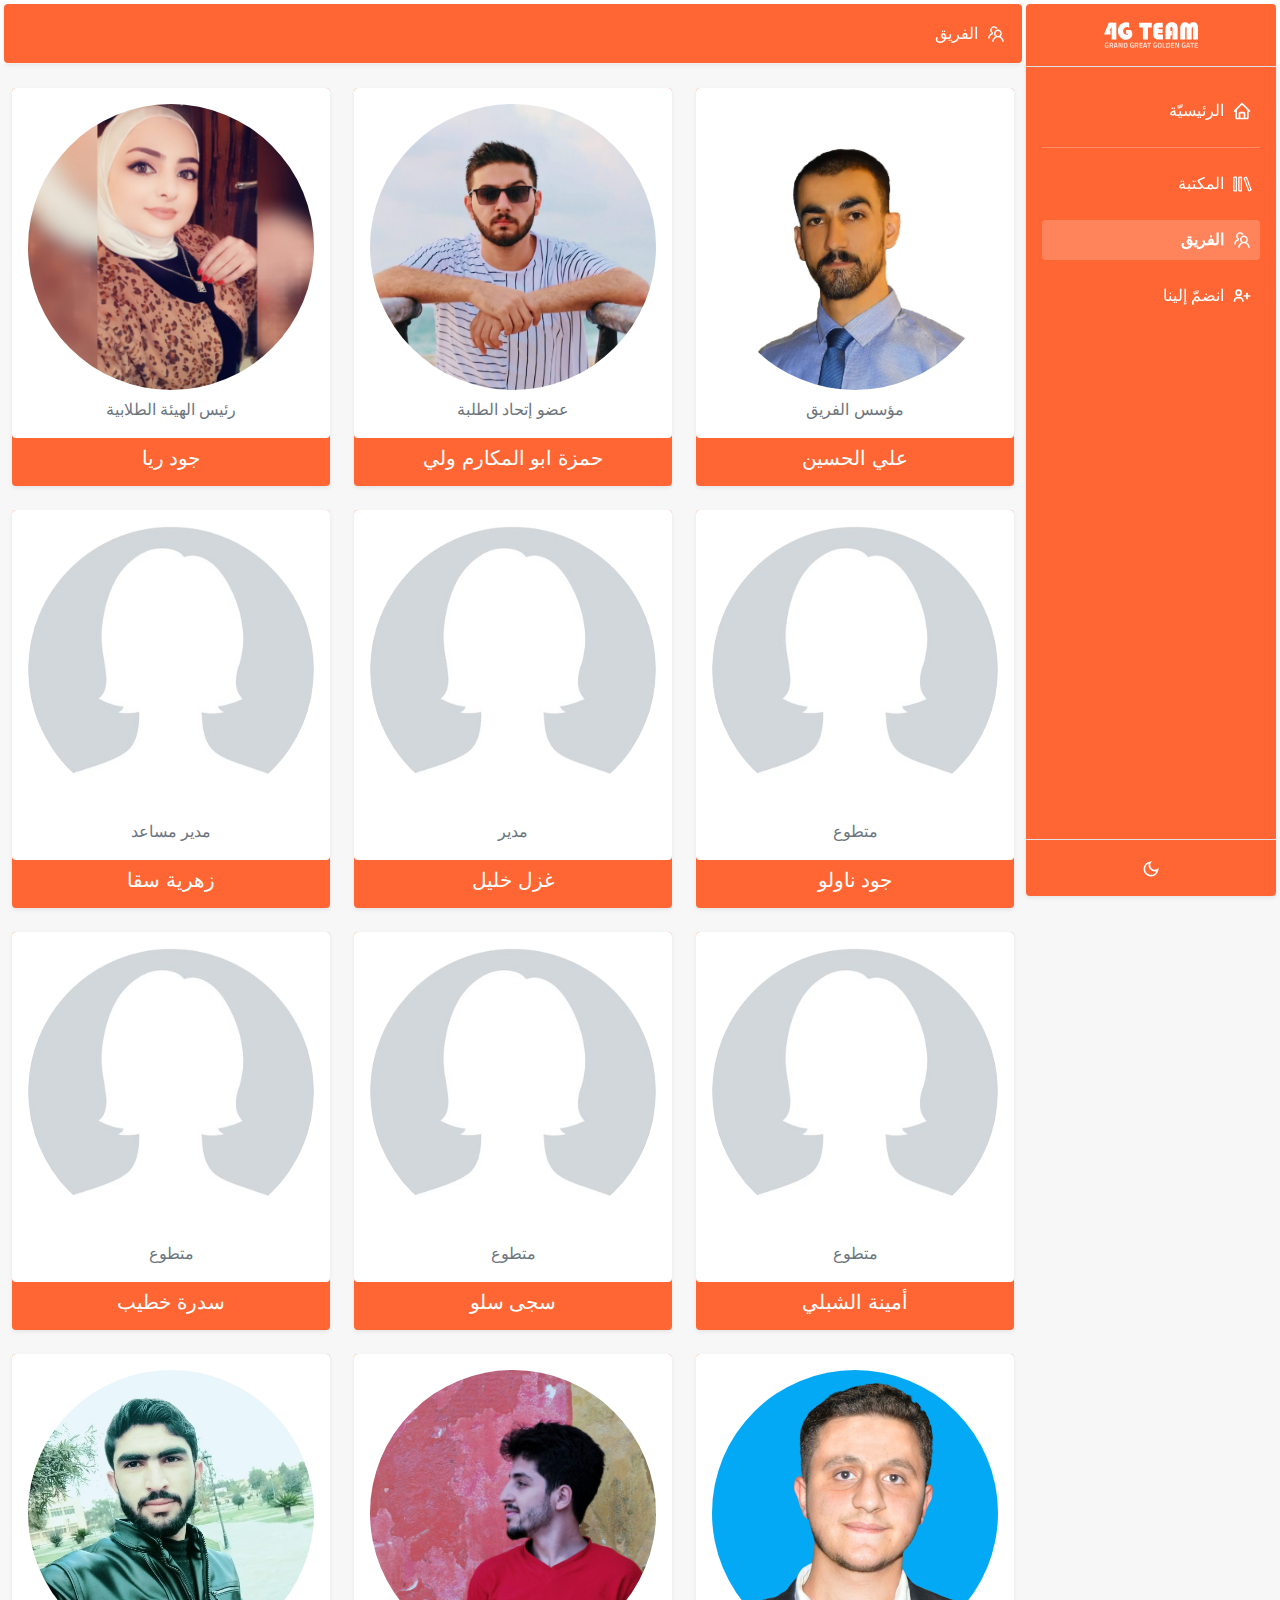
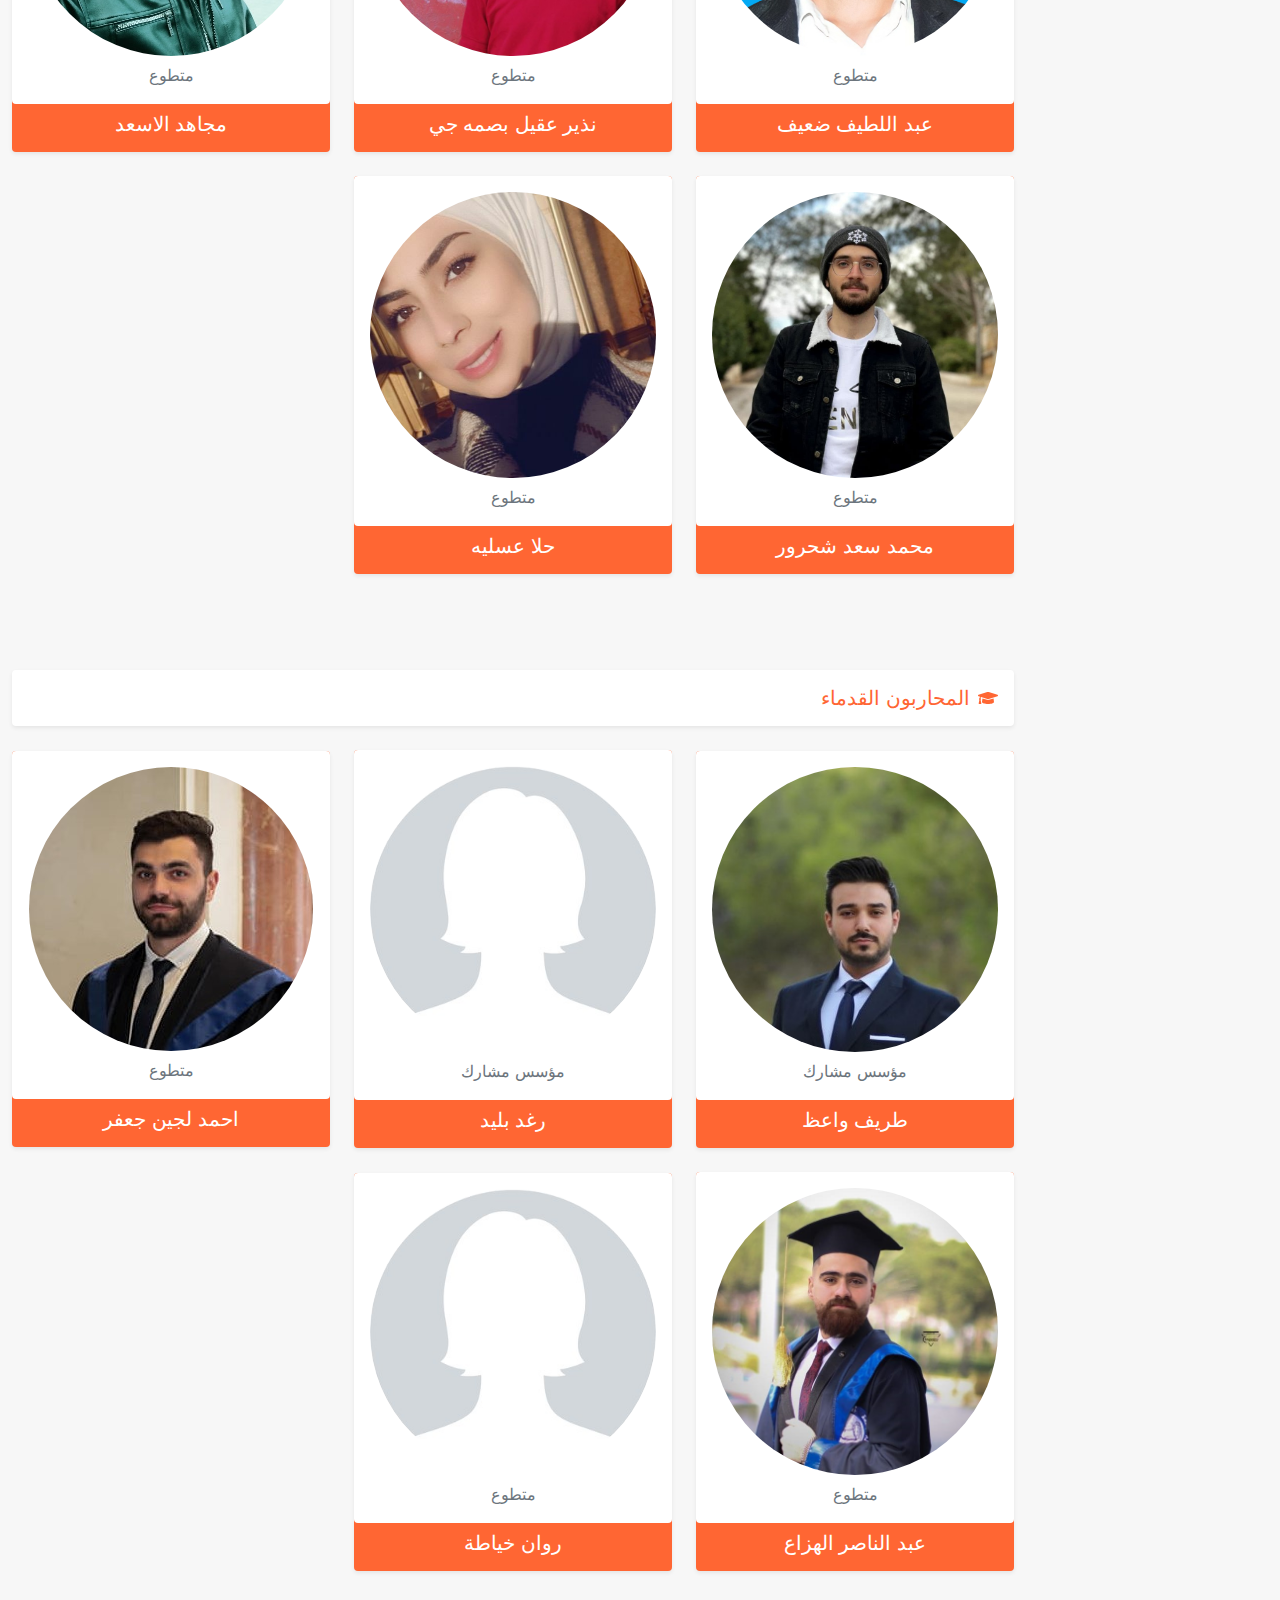
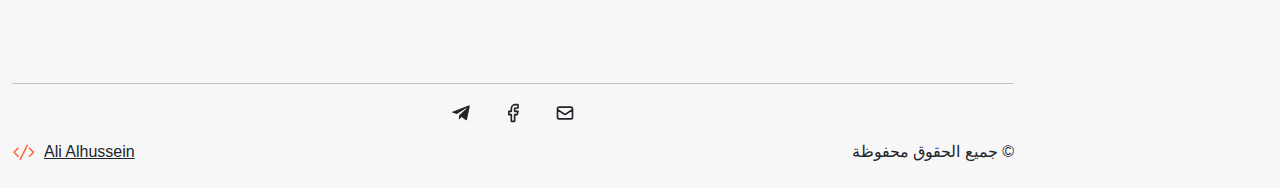
<file: team.html>
<!DOCTYPE html><html dir="rtl" lang="ar"><head><meta name="google-site-verification" content="-DCe-EjkZzzMgloqDJCsHcUSkL1FXFQf2tzFZxCQMz4"/><meta property="og:url" content="https://www.forgteam.tk"/><meta property="og:type" content="website"/><meta property="og:title" content="فريق فورجي التطوعي"/><meta property="og:description" content="فريق تطوعي من جامعة إيبلا الخاصة يقدم الدعم للطلبة لتحسين تحصيلهم العلمي"/><meta property="og:image" content="https://www.forgteam.tk/images/4glogo.png"/><meta property="fb:app_id" content="868669493632512"/><meta charSet="utf-8"/><meta name="viewport" content="minimum-scale=1, initial-scale=1, width=device-width, shrink-to-fit=no, user-scalable=no, viewport-fit=cover"/><meta name="description" content="فريق تطوعي من جامعة إيبلا الخاصة يقدم الدعم للطلبة لتحسين تحصيلهم العلمي"/><title>فريق فورجي التطوعي</title><meta name="theme-color" id="theme" content="#ff6633"/><meta name="msapplication-navbutton-color" id="theme" content="#ff6633"/><meta name="apple-mobile-web-app-status-bar-style" id="theme" content="#ff6633"/><link rel="apple-touch-icon" sizes="180x180" href="images/apple-touch-icon.png"/><link rel="icon" type="image/png" sizes="32x32" href="images/favicon-32x32.png"/><link rel="icon" type="image/png" sizes="16x16" href="images/favicon-16x16.png"/><link rel="mask-icon" href="images/safari-pinned-tab.svg" color="#5bbad5"/><link rel="shortcut icon" href="images/favicon.ico"/><meta name="msapplication-TileColor" content="#da532c"/><meta name="msapplication-config" content="images/browserconfig.xml"/><link rel="manifest" href="manifest.json"/><meta name="next-head-count" content="22"/><link rel="preload" href="/_next/static/css/fcc0fd6b230c44e6.css" as="style"/><link rel="stylesheet" href="/_next/static/css/fcc0fd6b230c44e6.css" data-n-g=""/><noscript data-n-css=""></noscript><script defer="" nomodule="" src="/_next/static/chunks/polyfills-5cd94c89d3acac5f.js"></script><script src="/_next/static/chunks/webpack-69bfa6990bb9e155.js" defer=""></script><script src="/_next/static/chunks/framework-a87821de553db91d.js" defer=""></script><script src="/_next/static/chunks/main-5035a05945ec0e6e.js" defer=""></script><script src="/_next/static/chunks/pages/_app-cdfc58e1fe1c0d94.js" defer=""></script><script src="/_next/static/chunks/pages/team-002d35de474c20a7.js" defer=""></script><script src="/_next/static/IAjECuBc-5hTTXLc_gLl9/_buildManifest.js" defer=""></script><script src="/_next/static/IAjECuBc-5hTTXLc_gLl9/_ssgManifest.js" defer=""></script><script src="/_next/static/IAjECuBc-5hTTXLc_gLl9/_middlewareManifest.js" defer=""></script></head><body><div id="__next"><aside class="d-none d-md-block d-block fixed-top bottom-0 vh-100 p-1" style="width:258px;z-index:9999"><div class="d-flex flex-column justify-content-between h-100 w-100 shadow-sm bg-orange rounded"><div class="py-3 text-center border-bottom"><img role="button" src="/images/logo-01.svg" alt="logo" height="30px" href="/"/></div><div class="h-100 overflow-auto px-3 py-4"><span role="button" class="false d-flex align-items-center mb-3 p-2 rounded" href="/"><svg stroke="currentColor" fill="currentColor" stroke-width="0" viewBox="0 0 24 24" class="me-2" font-size="20" height="1em" width="1em" xmlns="http://www.w3.org/2000/svg"><path d="M3 13h1v7c0 1.103.897 2 2 2h12c1.103 0 2-.897 2-2v-7h1a1 1 0 0 0 .707-1.707l-9-9a.999.999 0 0 0-1.414 0l-9 9A1 1 0 0 0 3 13zm7 7v-5h4v5h-4zm2-15.586 6 6V15l.001 5H16v-5c0-1.103-.897-2-2-2h-4c-1.103 0-2 .897-2 2v5H6v-9.586l6-6z"></path></svg><span>الرئيسيّة</span></span><hr/><span role="button" class="false d-flex align-items-center mb-3 p-2 rounded" href="/library"><svg stroke="currentColor" fill="currentColor" stroke-width="0" viewBox="0 0 16 16" class="me-2" font-size="20" height="1em" width="1em" xmlns="http://www.w3.org/2000/svg"><path fill-rule="evenodd" clip-rule="evenodd" d="M5 2.5l.5-.5h2l.5.5v11l-.5.5h-2l-.5-.5v-11zM6 3v10h1V3H6zm3.171.345l.299-.641 1.88-.684.64.299 3.762 10.336-.299.641-1.879.684-.64-.299L9.17 3.345zm1.11.128l3.42 9.396.94-.341-3.42-9.397-.94.342zM1 2.5l.5-.5h2l.5.5v11l-.5.5h-2l-.5-.5v-11zM2 3v10h1V3H2z"></path></svg><span>المكتبة</span></span><span role="button" class="false d-flex align-items-center mb-3 p-2 rounded" href="/team"><svg stroke="currentColor" fill="currentColor" stroke-width="0" viewBox="0 0 1024 1024" class="me-2" font-size="20" height="1em" width="1em" xmlns="http://www.w3.org/2000/svg"><path d="M824.2 699.9a301.55 301.55 0 0 0-86.4-60.4C783.1 602.8 812 546.8 812 484c0-110.8-92.4-201.7-203.2-200-109.1 1.7-197 90.6-197 200 0 62.8 29 118.8 74.2 155.5a300.95 300.95 0 0 0-86.4 60.4C345 754.6 314 826.8 312 903.8a8 8 0 0 0 8 8.2h56c4.3 0 7.9-3.4 8-7.7 1.9-58 25.4-112.3 66.7-153.5A226.62 226.62 0 0 1 612 684c60.9 0 118.2 23.7 161.3 66.8C814.5 792 838 846.3 840 904.3c.1 4.3 3.7 7.7 8 7.7h56a8 8 0 0 0 8-8.2c-2-77-33-149.2-87.8-203.9zM612 612c-34.2 0-66.4-13.3-90.5-37.5a126.86 126.86 0 0 1-37.5-91.8c.3-32.8 13.4-64.5 36.3-88 24-24.6 56.1-38.3 90.4-38.7 33.9-.3 66.8 12.9 91 36.6 24.8 24.3 38.4 56.8 38.4 91.4 0 34.2-13.3 66.3-37.5 90.5A127.3 127.3 0 0 1 612 612zM361.5 510.4c-.9-8.7-1.4-17.5-1.4-26.4 0-15.9 1.5-31.4 4.3-46.5.7-3.6-1.2-7.3-4.5-8.8-13.6-6.1-26.1-14.5-36.9-25.1a127.54 127.54 0 0 1-38.7-95.4c.9-32.1 13.8-62.6 36.3-85.6 24.7-25.3 57.9-39.1 93.2-38.7 31.9.3 62.7 12.6 86 34.4 7.9 7.4 14.7 15.6 20.4 24.4 2 3.1 5.9 4.4 9.3 3.2 17.6-6.1 36.2-10.4 55.3-12.4 5.6-.6 8.8-6.6 6.3-11.6-32.5-64.3-98.9-108.7-175.7-109.9-110.9-1.7-203.3 89.2-203.3 199.9 0 62.8 28.9 118.8 74.2 155.5-31.8 14.7-61.1 35-86.5 60.4-54.8 54.7-85.8 126.9-87.8 204a8 8 0 0 0 8 8.2h56.1c4.3 0 7.9-3.4 8-7.7 1.9-58 25.4-112.3 66.7-153.5 29.4-29.4 65.4-49.8 104.7-59.7 3.9-1 6.5-4.7 6-8.7z"></path></svg><span>الفريق</span></span><span role="button" class="false d-flex align-items-center mb-3 p-2 rounded" href="/join-us"><svg stroke="currentColor" fill="currentColor" stroke-width="0" viewBox="0 0 24 24" class="me-2" font-size="20" height="1em" width="1em" xmlns="http://www.w3.org/2000/svg"><path d="M19 8h-2v3h-3v2h3v3h2v-3h3v-2h-3zM4 8a3.91 3.91 0 0 0 4 4 3.91 3.91 0 0 0 4-4 3.91 3.91 0 0 0-4-4 3.91 3.91 0 0 0-4 4zm6 0a1.91 1.91 0 0 1-2 2 1.91 1.91 0 0 1-2-2 1.91 1.91 0 0 1 2-2 1.91 1.91 0 0 1 2 2zM4 18a3 3 0 0 1 3-3h2a3 3 0 0 1 3 3v1h2v-1a5 5 0 0 0-5-5H7a5 5 0 0 0-5 5v1h2z"></path></svg><span>انضمّ إلينا</span></span></div><div class="py-3 text-center border-top"><span role="button"><svg stroke="currentColor" fill="currentColor" stroke-width="0" viewBox="0 0 24 24" font-size="20" height="1em" width="1em" xmlns="http://www.w3.org/2000/svg"><path fill="none" d="M0 0h24v24H0z"></path><path d="M9.37 5.51A7.35 7.35 0 009.1 7.5c0 4.08 3.32 7.4 7.4 7.4.68 0 1.35-.09 1.99-.27A7.014 7.014 0 0112 19c-3.86 0-7-3.14-7-7 0-2.93 1.81-5.45 4.37-6.49zM12 3a9 9 0 109 9c0-.46-.04-.92-.1-1.36a5.389 5.389 0 01-4.4 2.26 5.403 5.403 0 01-3.14-9.8c-.44-.06-.9-.1-1.36-.1z"></path></svg></span></div></div></aside><main class="bg-lighter ps-md-250" style="margin-top:64px"><header class="fixed-top ps-md-250"><div class="d-flex justify-content-between align-items-center p-3 m-1 rounded bg-orange shadow-sm"><div class="d-flex align-items-center"><svg stroke="currentColor" fill="currentColor" stroke-width="0" viewBox="0 0 24 24" font-size="20" height="1em" width="1em" xmlns="http://www.w3.org/2000/svg"><path d="M3 13h1v7c0 1.103.897 2 2 2h12c1.103 0 2-.897 2-2v-7h1a1 1 0 0 0 .707-1.707l-9-9a.999.999 0 0 0-1.414 0l-9 9A1 1 0 0 0 3 13zm7 7v-5h4v5h-4zm2-15.586 6 6V15l.001 5H16v-5c0-1.103-.897-2-2-2h-4c-1.103 0-2 .897-2 2v5H6v-9.586l6-6z"></path></svg><h6 class="my-1 ms-2">الرئيسية</h6></div><div role="button" class="d-md-none px-2"><svg stroke="currentColor" fill="currentColor" stroke-width="0" viewBox="0 0 16 16" font-size="20" height="1em" width="1em" xmlns="http://www.w3.org/2000/svg"><path fill-rule="evenodd" clip-rule="evenodd" d="M14 5H2V3h12v2zm0 4H2V7h12v2zM2 13h12v-2H2v2z"></path></svg></div></div></header><main><section class="py-4"><div class="container"><div class="row align-items-center"><div class="col-lg-4 col-sm-6 mb-4 text-center"><div class="shadow-sm pb-2 rounded bg-orange"><div class="img bg-white p-3 rounded"><img class="img-fluid rounded-circle" src="images/team/a.alhussein.webp" loading="lazy" alt="team item"/><p class="text-muted mt-2 mb-0">مؤسس الفريق</p></div><h5 class="mt-2">علي الحسين</h5></div></div><div class="col-lg-4 col-sm-6 mb-4 text-center"><div class="shadow-sm pb-2 rounded bg-orange"><div class="img bg-white p-3 rounded"><img class="img-fluid rounded-circle" src="images/team/h.wali.jpg" loading="lazy" alt="team item"/><p class="text-muted mt-2 mb-0">عضو إتحاد الطلبة</p></div><h5 class="mt-2">حمزة ابو المكارم  ولي</h5></div></div><div class="col-lg-4 col-sm-6 mb-4 text-center"><div class="shadow-sm pb-2 rounded bg-orange"><div class="img bg-white p-3 rounded"><img class="img-fluid rounded-circle" src="images/team/j.raya.jpg" loading="lazy" alt="team item"/><p class="text-muted mt-2 mb-0">رئيس الهيئة الطلابية</p></div><h5 class="mt-2">جود ريا</h5></div></div><div class="col-lg-4 col-sm-6 mb-4 text-center"><div class="shadow-sm pb-2 rounded bg-orange"><div class="img bg-white p-3 rounded"><img class="img-fluid rounded-circle" src="images/team/avatar.jpg" loading="lazy" alt="team item"/><p class="text-muted mt-2 mb-0">متطوع</p></div><h5 class="mt-2">جود ناولو</h5></div></div><div class="col-lg-4 col-sm-6 mb-4 text-center"><div class="shadow-sm pb-2 rounded bg-orange"><div class="img bg-white p-3 rounded"><img class="img-fluid rounded-circle" src="images/team/avatar.jpg" loading="lazy" alt="team item"/><p class="text-muted mt-2 mb-0">مدير</p></div><h5 class="mt-2">غزل خليل</h5></div></div><div class="col-lg-4 col-sm-6 mb-4 text-center"><div class="shadow-sm pb-2 rounded bg-orange"><div class="img bg-white p-3 rounded"><img class="img-fluid rounded-circle" src="images/team/avatar.jpg" loading="lazy" alt="team item"/><p class="text-muted mt-2 mb-0">مدير مساعد</p></div><h5 class="mt-2">زهرية سقا</h5></div></div><div class="col-lg-4 col-sm-6 mb-4 text-center"><div class="shadow-sm pb-2 rounded bg-orange"><div class="img bg-white p-3 rounded"><img class="img-fluid rounded-circle" src="images/team/avatar.jpg" loading="lazy" alt="team item"/><p class="text-muted mt-2 mb-0">متطوع</p></div><h5 class="mt-2">أمينة الشبلي</h5></div></div><div class="col-lg-4 col-sm-6 mb-4 text-center"><div class="shadow-sm pb-2 rounded bg-orange"><div class="img bg-white p-3 rounded"><img class="img-fluid rounded-circle" src="images/team/avatar.jpg" loading="lazy" alt="team item"/><p class="text-muted mt-2 mb-0">متطوع</p></div><h5 class="mt-2">سجى سلو</h5></div></div><div class="col-lg-4 col-sm-6 mb-4 text-center"><div class="shadow-sm pb-2 rounded bg-orange"><div class="img bg-white p-3 rounded"><img class="img-fluid rounded-circle" src="images/team/avatar.jpg" loading="lazy" alt="team item"/><p class="text-muted mt-2 mb-0">متطوع</p></div><h5 class="mt-2">سدرة خطيب</h5></div></div><div class="col-lg-4 col-sm-6 mb-4 text-center"><div class="shadow-sm pb-2 rounded bg-orange"><div class="img bg-white p-3 rounded"><img class="img-fluid rounded-circle" src="images/team/a.daief.png" loading="lazy" alt="team item"/><p class="text-muted mt-2 mb-0">متطوع</p></div><h5 class="mt-2">عبد اللطيف ضعيف</h5></div></div><div class="col-lg-4 col-sm-6 mb-4 text-center"><div class="shadow-sm pb-2 rounded bg-orange"><div class="img bg-white p-3 rounded"><img class="img-fluid rounded-circle" src="images/team/n.akil.basmaji.jpg" loading="lazy" alt="team item"/><p class="text-muted mt-2 mb-0">متطوع</p></div><h5 class="mt-2">نذير عقيل بصمه جي</h5></div></div><div class="col-lg-4 col-sm-6 mb-4 text-center"><div class="shadow-sm pb-2 rounded bg-orange"><div class="img bg-white p-3 rounded"><img class="img-fluid rounded-circle" src="images/team/m.alasaad.jpg" loading="lazy" alt="team item"/><p class="text-muted mt-2 mb-0">متطوع</p></div><h5 class="mt-2">مجاهد الاسعد</h5></div></div><div class="col-lg-4 col-sm-6 mb-4 text-center"><div class="shadow-sm pb-2 rounded bg-orange"><div class="img bg-white p-3 rounded"><img class="img-fluid rounded-circle" src="images/team/m.shahrour.jpg" loading="lazy" alt="team item"/><p class="text-muted mt-2 mb-0">متطوع</p></div><h5 class="mt-2">محمد سعد شحرور</h5></div></div><div class="col-lg-4 col-sm-6 mb-4 text-center"><div class="shadow-sm pb-2 rounded bg-orange"><div class="img bg-white p-3 rounded"><img class="img-fluid rounded-circle" src="images/team/h.asalia.jpg" loading="lazy" alt="team item"/><p class="text-muted mt-2 mb-0">متطوع</p></div><h5 class="mt-2">حلا عسليه</h5></div></div></div></div></section><section class="pt-2 pb-5 pt-lg-5"><div class="container"><h5 class="mb-0 d-flex align-items-center text-orange bg-white shadow-sm p-3 rounded"><svg stroke="currentColor" fill="currentColor" stroke-width="0" viewBox="0 0 640 512" font-size="20" class="me-2" height="1em" width="1em" xmlns="http://www.w3.org/2000/svg"><path d="M622.34 153.2L343.4 67.5c-15.2-4.67-31.6-4.67-46.79 0L17.66 153.2c-23.54 7.23-23.54 38.36 0 45.59l48.63 14.94c-10.67 13.19-17.23 29.28-17.88 46.9C38.78 266.15 32 276.11 32 288c0 10.78 5.68 19.85 13.86 25.65L20.33 428.53C18.11 438.52 25.71 448 35.94 448h56.11c10.24 0 17.84-9.48 15.62-19.47L82.14 313.65C90.32 307.85 96 298.78 96 288c0-11.57-6.47-21.25-15.66-26.87.76-15.02 8.44-28.3 20.69-36.72L296.6 284.5c9.06 2.78 26.44 6.25 46.79 0l278.95-85.7c23.55-7.24 23.55-38.36 0-45.6zM352.79 315.09c-28.53 8.76-52.84 3.92-65.59 0l-145.02-44.55L128 384c0 35.35 85.96 64 192 64s192-28.65 192-64l-14.18-113.47-145.03 44.56z"></path></svg><span>المحاربون القدماء</span></h5><div class="mt-4 row align-items-center"><div class="col-lg-4 col-sm-6 mb-4 text-center"><div class="shadow-sm pb-2 rounded bg-orange"><div class="img bg-white p-3 rounded"><img class="img-fluid rounded-circle" src="images/team/t.waez.jpg" loading="lazy" alt="team item"/><p class="text-muted mt-2 mb-0">مؤسس مشارك</p></div><h5 class="mt-2">طريف واعظ</h5></div></div><div class="col-lg-4 col-sm-6 mb-4 text-center"><div class="shadow-sm pb-2 rounded bg-orange"><div class="img bg-white p-3 rounded"><img class="img-fluid rounded-circle" src="images/team/avatar.jpg" loading="lazy" alt="team item"/><p class="text-muted mt-2 mb-0">مؤسس مشارك</p></div><h5 class="mt-2">رغد بليد</h5></div></div><div class="col-lg-4 col-sm-6 mb-4 text-center"><div class="shadow-sm pb-2 rounded bg-orange"><div class="img bg-white p-3 rounded"><img class="img-fluid rounded-circle" src="images/team/l.jafar.jpg" loading="lazy" alt="team item"/><p class="text-muted mt-2 mb-0">متطوع</p></div><h5 class="mt-2">احمد لجين جعفر</h5></div></div><div class="col-lg-4 col-sm-6 mb-4 text-center"><div class="shadow-sm pb-2 rounded bg-orange"><div class="img bg-white p-3 rounded"><img class="img-fluid rounded-circle" src="images/team/a.hazzaa.jpg" loading="lazy" alt="team item"/><p class="text-muted mt-2 mb-0">متطوع</p></div><h5 class="mt-2">عبد الناصر الهزاع</h5></div></div><div class="col-lg-4 col-sm-6 mb-4 text-center"><div class="shadow-sm pb-2 rounded bg-orange"><div class="img bg-white p-3 rounded"><img class="img-fluid rounded-circle" src="images/team/avatar.jpg" loading="lazy" alt="team item"/><p class="text-muted mt-2 mb-0">متطوع</p></div><h5 class="mt-2">روان خياطة</h5></div></div></div></div></section></main><footer class="py-4"><div class="container"><hr/><div class="row text-center"><div class="col-12 mb-3"><a href="mailto:gggg.team.tech@gmail.com" rel="noreferrer"><svg stroke="currentColor" fill="none" stroke-width="0" viewBox="0 0 24 24" font-size="20" class="me-3" height="1em" width="1em" xmlns="http://www.w3.org/2000/svg"><path stroke-linecap="round" stroke-linejoin="round" stroke-width="2" d="M3 8l7.89 5.26a2 2 0 002.22 0L21 8M5 19h14a2 2 0 002-2V7a2 2 0 00-2-2H5a2 2 0 00-2 2v10a2 2 0 002 2z"></path></svg></a><a href="https://www.facebook.com/4g.team.tech" target="_blank" rel="noreferrer"><svg stroke="currentColor" fill="none" stroke-width="2" viewBox="0 0 24 24" stroke-linecap="round" stroke-linejoin="round" font-size="20" class="mx-3" height="1em" width="1em" xmlns="http://www.w3.org/2000/svg"><path d="M18 2h-3a5 5 0 0 0-5 5v3H7v4h3v8h4v-8h3l1-4h-4V7a1 1 0 0 1 1-1h3z"></path></svg></a><a href="https://t.me/ggggteam" target="_blank" rel="noreferrer"><svg stroke="currentColor" fill="currentColor" stroke-width="0" viewBox="0 0 448 512" font-size="20" class="ms-3" height="1em" width="1em" xmlns="http://www.w3.org/2000/svg"><path d="M446.7 98.6l-67.6 318.8c-5.1 22.5-18.4 28.1-37.3 17.5l-103-75.9-49.7 47.8c-5.5 5.5-10.1 10.1-20.7 10.1l7.4-104.9 190.9-172.5c8.3-7.4-1.8-11.5-12.9-4.1L117.8 284 16.2 252.2c-22.1-6.9-22.5-22.1 4.6-32.7L418.2 66.4c18.4-6.9 34.5 4.1 28.5 32.2z"></path></svg></a></div><div class="col-sm-6 mb-3 mb-sm-0 text-sm-start"><p class="mb-0">© جميع الحقوق محفوظة</p></div><div class="col-sm-6"><div class="d-flex align-items-center justify-content-center justify-content-sm-end"><a href="https://alialhussein.ml" target="_blank" rel="noreferrer">Ali Alhussein</a><svg stroke="currentColor" fill="currentColor" stroke-width="0" viewBox="0 0 16 16" font-size="24" class="ms-2 text-orange" height="1em" width="1em" xmlns="http://www.w3.org/2000/svg"><path d="M4.708 5.578L2.061 8.224l2.647 2.646-.708.708-3-3V7.87l3-3 .708.708zm7-.708L11 5.578l2.647 2.646L11 10.87l.708.708 3-3V7.87l-3-3zM4.908 13l.894.448 5-10L9.908 3l-5 10z"></path></svg></div></div></div></div></footer></main></div><script id="__NEXT_DATA__" type="application/json">{"props":{"pageProps":{}},"page":"/team","query":{},"buildId":"IAjECuBc-5hTTXLc_gLl9","nextExport":true,"autoExport":true,"isFallback":false,"scriptLoader":[]}</script></body></html>
</file>
<file: _next/static/css/fcc0fd6b230c44e6.css>
@charset "UTF-8";/*!
 * Bootstrap v5.1.3 (https://getbootstrap.com/)
 * Copyright 2011-2021 The Bootstrap Authors
 * Copyright 2011-2021 Twitter, Inc.
 * Licensed under MIT (https://github.com/twbs/bootstrap/blob/main/LICENSE)
 */:root{--bs-blue:#0d6efd;--bs-indigo:#6610f2;--bs-purple:#6f42c1;--bs-pink:#d63384;--bs-red:#dc3545;--bs-orange:#fd7e14;--bs-yellow:#ffc107;--bs-green:#198754;--bs-teal:#20c997;--bs-cyan:#0dcaf0;--bs-white:#fff;--bs-gray:#6c757d;--bs-gray-dark:#343a40;--bs-gray-100:#f8f9fa;--bs-gray-200:#e9ecef;--bs-gray-300:#dee2e6;--bs-gray-400:#ced4da;--bs-gray-500:#adb5bd;--bs-gray-600:#6c757d;--bs-gray-700:#495057;--bs-gray-800:#343a40;--bs-gray-900:#212529;--bs-primary:#0d6efd;--bs-secondary:#6c757d;--bs-success:#198754;--bs-info:#0dcaf0;--bs-warning:#ffc107;--bs-danger:#dc3545;--bs-light:#f8f9fa;--bs-dark:#212529;--bs-primary-rgb:13,110,253;--bs-secondary-rgb:108,117,125;--bs-success-rgb:25,135,84;--bs-info-rgb:13,202,240;--bs-warning-rgb:255,193,7;--bs-danger-rgb:220,53,69;--bs-light-rgb:248,249,250;--bs-dark-rgb:33,37,41;--bs-white-rgb:255,255,255;--bs-black-rgb:0,0,0;--bs-body-color-rgb:33,37,41;--bs-body-bg-rgb:255,255,255;--bs-font-sans-serif:system-ui,-apple-system,"Segoe UI",Roboto,"Helvetica Neue",Arial,"Noto Sans","Liberation Sans",sans-serif,"Apple Color Emoji","Segoe UI Emoji","Segoe UI Symbol","Noto Color Emoji";--bs-font-monospace:SFMono-Regular,Menlo,Monaco,Consolas,"Liberation Mono","Courier New",monospace;--bs-gradient:linear-gradient(180deg,hsla(0,0%,100%,.15),hsla(0,0%,100%,0));--bs-body-font-family:var(--bs-font-sans-serif);--bs-body-font-size:1rem;--bs-body-font-weight:400;--bs-body-line-height:1.5;--bs-body-color:#212529;--bs-body-bg:#fff}*,:after,:before{box-sizing:border-box}@media (prefers-reduced-motion:no-preference){:root{scroll-behavior:smooth}}body{margin:0;font-family:var(--bs-body-font-family);font-size:var(--bs-body-font-size);font-weight:var(--bs-body-font-weight);line-height:var(--bs-body-line-height);color:var(--bs-body-color);text-align:var(--bs-body-text-align);background-color:var(--bs-body-bg);-webkit-text-size-adjust:100%;-webkit-tap-highlight-color:transparent}hr{margin:1rem 0;color:inherit;background-color:currentColor;border:0;opacity:.25}hr:not([size]){height:1px}.h1,.h2,.h3,.h4,.h5,.h6,h1,h2,h3,h4,h5,h6{margin-top:0;margin-bottom:.5rem;font-weight:500;line-height:1.2}.h1,h1{font-size:calc(1.375rem + 1.5vw)}@media (min-width:1200px){.h1,h1{font-size:2.5rem}}.h2,h2{font-size:calc(1.325rem + .9vw)}@media (min-width:1200px){.h2,h2{font-size:2rem}}.h3,h3{font-size:calc(1.3rem + .6vw)}@media (min-width:1200px){.h3,h3{font-size:1.75rem}}.h4,h4{font-size:calc(1.275rem + .3vw)}@media (min-width:1200px){.h4,h4{font-size:1.5rem}}.h5,h5{font-size:1.25rem}.h6,h6{font-size:1rem}p{margin-top:0;margin-bottom:1rem}abbr[data-bs-original-title],abbr[title]{-webkit-text-decoration:underline dotted;text-decoration:underline dotted;cursor:help;-webkit-text-decoration-skip-ink:none;text-decoration-skip-ink:none}address{margin-bottom:1rem;font-style:normal;line-height:inherit}ol,ul{padding-right:2rem}dl,ol,ul{margin-top:0;margin-bottom:1rem}ol ol,ol ul,ul ol,ul ul{margin-bottom:0}dt{font-weight:700}dd{margin-bottom:.5rem;margin-right:0}blockquote{margin:0 0 1rem}b,strong{font-weight:bolder}.small,small{font-size:.875em}.mark,mark{padding:.2em;background-color:#fcf8e3}sub,sup{position:relative;font-size:.75em;line-height:0;vertical-align:baseline}sub{bottom:-.25em}sup{top:-.5em}a{color:#0d6efd;text-decoration:underline}a:hover{color:#0a58ca}a:not([href]):not([class]),a:not([href]):not([class]):hover{color:inherit;text-decoration:none}code,kbd,pre,samp{font-family:var(--bs-font-monospace);font-size:1em;direction:ltr;unicode-bidi:bidi-override}pre{display:block;margin-top:0;margin-bottom:1rem;overflow:auto;font-size:.875em}pre code{font-size:inherit;color:inherit;word-break:normal}code{font-size:.875em;color:#d63384;word-wrap:break-word}a>code{color:inherit}kbd{padding:.2rem .4rem;font-size:.875em;color:#fff;background-color:#212529;border-radius:.2rem}kbd kbd{padding:0;font-size:1em;font-weight:700}figure{margin:0 0 1rem}img,svg{vertical-align:middle}table{caption-side:bottom;border-collapse:collapse}caption{padding-top:.5rem;padding-bottom:.5rem;color:#6c757d;text-align:right}th{text-align:inherit;text-align:-webkit-match-parent}tbody,td,tfoot,th,thead,tr{border:0 solid;border-color:inherit}label{display:inline-block}button{border-radius:0}button:focus:not(:focus-visible){outline:0}button,input,optgroup,select,textarea{margin:0;font-family:inherit;font-size:inherit;line-height:inherit}button,select{text-transform:none}[role=button]{cursor:pointer}select{word-wrap:normal}select:disabled{opacity:1}[list]::-webkit-calendar-picker-indicator{display:none}[type=button],[type=reset],[type=submit],button{-webkit-appearance:button}[type=button]:not(:disabled),[type=reset]:not(:disabled),[type=submit]:not(:disabled),button:not(:disabled){cursor:pointer}::-moz-focus-inner{padding:0;border-style:none}textarea{resize:vertical}fieldset{min-width:0;padding:0;margin:0;border:0}legend{float:right;width:100%;padding:0;margin-bottom:.5rem;font-size:calc(1.275rem + .3vw);line-height:inherit}@media (min-width:1200px){legend{font-size:1.5rem}}legend+*{clear:right}::-webkit-datetime-edit-day-field,::-webkit-datetime-edit-fields-wrapper,::-webkit-datetime-edit-hour-field,::-webkit-datetime-edit-minute,::-webkit-datetime-edit-month-field,::-webkit-datetime-edit-text,::-webkit-datetime-edit-year-field{padding:0}::-webkit-inner-spin-button{height:auto}[type=search]{outline-offset:-2px;-webkit-appearance:textfield}[type=email],[type=number],[type=tel],[type=url]{direction:ltr}::-webkit-search-decoration{-webkit-appearance:none}::-webkit-color-swatch-wrapper{padding:0}::file-selector-button{font:inherit}::-webkit-file-upload-button{font:inherit;-webkit-appearance:button}output{display:inline-block}iframe{border:0}summary{display:list-item;cursor:pointer}progress{vertical-align:baseline}[hidden]{display:none!important}.lead{font-size:1.25rem;font-weight:300}.display-1{font-size:calc(1.625rem + 4.5vw);font-weight:300;line-height:1.2}@media (min-width:1200px){.display-1{font-size:5rem}}.display-2{font-size:calc(1.575rem + 3.9vw);font-weight:300;line-height:1.2}@media (min-width:1200px){.display-2{font-size:4.5rem}}.display-3{font-size:calc(1.525rem + 3.3vw);font-weight:300;line-height:1.2}@media (min-width:1200px){.display-3{font-size:4rem}}.display-4{font-size:calc(1.475rem + 2.7vw);font-weight:300;line-height:1.2}@media (min-width:1200px){.display-4{font-size:3.5rem}}.display-5{font-size:calc(1.425rem + 2.1vw);font-weight:300;line-height:1.2}@media (min-width:1200px){.display-5{font-size:3rem}}.display-6{font-size:calc(1.375rem + 1.5vw);font-weight:300;line-height:1.2}@media (min-width:1200px){.display-6{font-size:2.5rem}}.list-inline,.list-unstyled{padding-right:0;list-style:none}.list-inline-item{display:inline-block}.list-inline-item:not(:last-child){margin-left:.5rem}.initialism{font-size:.875em;text-transform:uppercase}.blockquote{margin-bottom:1rem;font-size:1.25rem}.blockquote>:last-child{margin-bottom:0}.blockquote-footer{margin-top:-1rem;margin-bottom:1rem;font-size:.875em;color:#6c757d}.blockquote-footer:before{content:"— "}.img-fluid,.img-thumbnail{max-width:100%;height:auto}.img-thumbnail{padding:.25rem;background-color:#fff;border:1px solid #dee2e6;border-radius:.25rem}.figure{display:inline-block}.figure-img{margin-bottom:.5rem;line-height:1}.figure-caption{font-size:.875em;color:#6c757d}.container,.container-fluid,.container-lg,.container-md,.container-sm,.container-xl,.container-xxl{width:100%;padding-left:var(--bs-gutter-x,.75rem);padding-right:var(--bs-gutter-x,.75rem);margin-left:auto;margin-right:auto}@media (min-width:576px){.container,.container-sm{max-width:540px}}@media (min-width:768px){.container,.container-md,.container-sm{max-width:720px}}@media (min-width:992px){.container,.container-lg,.container-md,.container-sm{max-width:960px}}@media (min-width:1200px){.container,.container-lg,.container-md,.container-sm,.container-xl{max-width:1140px}}@media (min-width:1400px){.container,.container-lg,.container-md,.container-sm,.container-xl,.container-xxl{max-width:1320px}}.row{--bs-gutter-x:1.5rem;--bs-gutter-y:0;display:flex;flex-wrap:wrap;margin-top:calc(-1 * var(--bs-gutter-y));margin-left:calc(-.5 * var(--bs-gutter-x));margin-right:calc(-.5 * var(--bs-gutter-x))}.row>*{flex-shrink:0;width:100%;max-width:100%;padding-left:calc(var(--bs-gutter-x) * .5);padding-right:calc(var(--bs-gutter-x) * .5);margin-top:var(--bs-gutter-y)}.col{flex:1 0}.row-cols-auto>*{flex:0 0 auto;width:auto}.row-cols-1>*{flex:0 0 auto;width:100%}.row-cols-2>*{flex:0 0 auto;width:50%}.row-cols-3>*{flex:0 0 auto;width:33.3333333333%}.row-cols-4>*{flex:0 0 auto;width:25%}.row-cols-5>*{flex:0 0 auto;width:20%}.row-cols-6>*{flex:0 0 auto;width:16.6666666667%}.col-auto{flex:0 0 auto;width:auto}.col-1{flex:0 0 auto;width:8.33333333%}.col-2{flex:0 0 auto;width:16.66666667%}.col-3{flex:0 0 auto;width:25%}.col-4{flex:0 0 auto;width:33.33333333%}.col-5{flex:0 0 auto;width:41.66666667%}.col-6{flex:0 0 auto;width:50%}.col-7{flex:0 0 auto;width:58.33333333%}.col-8{flex:0 0 auto;width:66.66666667%}.col-9{flex:0 0 auto;width:75%}.col-10{flex:0 0 auto;width:83.33333333%}.col-11{flex:0 0 auto;width:91.66666667%}.col-12{flex:0 0 auto;width:100%}.offset-1{margin-right:8.33333333%}.offset-2{margin-right:16.66666667%}.offset-3{margin-right:25%}.offset-4{margin-right:33.33333333%}.offset-5{margin-right:41.66666667%}.offset-6{margin-right:50%}.offset-7{margin-right:58.33333333%}.offset-8{margin-right:66.66666667%}.offset-9{margin-right:75%}.offset-10{margin-right:83.33333333%}.offset-11{margin-right:91.66666667%}.g-0,.gx-0{--bs-gutter-x:0}.g-0,.gy-0{--bs-gutter-y:0}.g-1,.gx-1{--bs-gutter-x:0.25rem}.g-1,.gy-1{--bs-gutter-y:0.25rem}.g-2,.gx-2{--bs-gutter-x:0.5rem}.g-2,.gy-2{--bs-gutter-y:0.5rem}.g-3,.gx-3{--bs-gutter-x:1rem}.g-3,.gy-3{--bs-gutter-y:1rem}.g-4,.gx-4{--bs-gutter-x:1.5rem}.g-4,.gy-4{--bs-gutter-y:1.5rem}.g-5,.gx-5{--bs-gutter-x:3rem}.g-5,.gy-5{--bs-gutter-y:3rem}@media (min-width:576px){.col-sm{flex:1 0}.row-cols-sm-auto>*{flex:0 0 auto;width:auto}.row-cols-sm-1>*{flex:0 0 auto;width:100%}.row-cols-sm-2>*{flex:0 0 auto;width:50%}.row-cols-sm-3>*{flex:0 0 auto;width:33.3333333333%}.row-cols-sm-4>*{flex:0 0 auto;width:25%}.row-cols-sm-5>*{flex:0 0 auto;width:20%}.row-cols-sm-6>*{flex:0 0 auto;width:16.6666666667%}.col-sm-auto{flex:0 0 auto;width:auto}.col-sm-1{flex:0 0 auto;width:8.33333333%}.col-sm-2{flex:0 0 auto;width:16.66666667%}.col-sm-3{flex:0 0 auto;width:25%}.col-sm-4{flex:0 0 auto;width:33.33333333%}.col-sm-5{flex:0 0 auto;width:41.66666667%}.col-sm-6{flex:0 0 auto;width:50%}.col-sm-7{flex:0 0 auto;width:58.33333333%}.col-sm-8{flex:0 0 auto;width:66.66666667%}.col-sm-9{flex:0 0 auto;width:75%}.col-sm-10{flex:0 0 auto;width:83.33333333%}.col-sm-11{flex:0 0 auto;width:91.66666667%}.col-sm-12{flex:0 0 auto;width:100%}.offset-sm-0{margin-right:0}.offset-sm-1{margin-right:8.33333333%}.offset-sm-2{margin-right:16.66666667%}.offset-sm-3{margin-right:25%}.offset-sm-4{margin-right:33.33333333%}.offset-sm-5{margin-right:41.66666667%}.offset-sm-6{margin-right:50%}.offset-sm-7{margin-right:58.33333333%}.offset-sm-8{margin-right:66.66666667%}.offset-sm-9{margin-right:75%}.offset-sm-10{margin-right:83.33333333%}.offset-sm-11{margin-right:91.66666667%}.g-sm-0,.gx-sm-0{--bs-gutter-x:0}.g-sm-0,.gy-sm-0{--bs-gutter-y:0}.g-sm-1,.gx-sm-1{--bs-gutter-x:0.25rem}.g-sm-1,.gy-sm-1{--bs-gutter-y:0.25rem}.g-sm-2,.gx-sm-2{--bs-gutter-x:0.5rem}.g-sm-2,.gy-sm-2{--bs-gutter-y:0.5rem}.g-sm-3,.gx-sm-3{--bs-gutter-x:1rem}.g-sm-3,.gy-sm-3{--bs-gutter-y:1rem}.g-sm-4,.gx-sm-4{--bs-gutter-x:1.5rem}.g-sm-4,.gy-sm-4{--bs-gutter-y:1.5rem}.g-sm-5,.gx-sm-5{--bs-gutter-x:3rem}.g-sm-5,.gy-sm-5{--bs-gutter-y:3rem}}@media (min-width:768px){.col-md{flex:1 0}.row-cols-md-auto>*{flex:0 0 auto;width:auto}.row-cols-md-1>*{flex:0 0 auto;width:100%}.row-cols-md-2>*{flex:0 0 auto;width:50%}.row-cols-md-3>*{flex:0 0 auto;width:33.3333333333%}.row-cols-md-4>*{flex:0 0 auto;width:25%}.row-cols-md-5>*{flex:0 0 auto;width:20%}.row-cols-md-6>*{flex:0 0 auto;width:16.6666666667%}.col-md-auto{flex:0 0 auto;width:auto}.col-md-1{flex:0 0 auto;width:8.33333333%}.col-md-2{flex:0 0 auto;width:16.66666667%}.col-md-3{flex:0 0 auto;width:25%}.col-md-4{flex:0 0 auto;width:33.33333333%}.col-md-5{flex:0 0 auto;width:41.66666667%}.col-md-6{flex:0 0 auto;width:50%}.col-md-7{flex:0 0 auto;width:58.33333333%}.col-md-8{flex:0 0 auto;width:66.66666667%}.col-md-9{flex:0 0 auto;width:75%}.col-md-10{flex:0 0 auto;width:83.33333333%}.col-md-11{flex:0 0 auto;width:91.66666667%}.col-md-12{flex:0 0 auto;width:100%}.offset-md-0{margin-right:0}.offset-md-1{margin-right:8.33333333%}.offset-md-2{margin-right:16.66666667%}.offset-md-3{margin-right:25%}.offset-md-4{margin-right:33.33333333%}.offset-md-5{margin-right:41.66666667%}.offset-md-6{margin-right:50%}.offset-md-7{margin-right:58.33333333%}.offset-md-8{margin-right:66.66666667%}.offset-md-9{margin-right:75%}.offset-md-10{margin-right:83.33333333%}.offset-md-11{margin-right:91.66666667%}.g-md-0,.gx-md-0{--bs-gutter-x:0}.g-md-0,.gy-md-0{--bs-gutter-y:0}.g-md-1,.gx-md-1{--bs-gutter-x:0.25rem}.g-md-1,.gy-md-1{--bs-gutter-y:0.25rem}.g-md-2,.gx-md-2{--bs-gutter-x:0.5rem}.g-md-2,.gy-md-2{--bs-gutter-y:0.5rem}.g-md-3,.gx-md-3{--bs-gutter-x:1rem}.g-md-3,.gy-md-3{--bs-gutter-y:1rem}.g-md-4,.gx-md-4{--bs-gutter-x:1.5rem}.g-md-4,.gy-md-4{--bs-gutter-y:1.5rem}.g-md-5,.gx-md-5{--bs-gutter-x:3rem}.g-md-5,.gy-md-5{--bs-gutter-y:3rem}}@media (min-width:992px){.col-lg{flex:1 0}.row-cols-lg-auto>*{flex:0 0 auto;width:auto}.row-cols-lg-1>*{flex:0 0 auto;width:100%}.row-cols-lg-2>*{flex:0 0 auto;width:50%}.row-cols-lg-3>*{flex:0 0 auto;width:33.3333333333%}.row-cols-lg-4>*{flex:0 0 auto;width:25%}.row-cols-lg-5>*{flex:0 0 auto;width:20%}.row-cols-lg-6>*{flex:0 0 auto;width:16.6666666667%}.col-lg-auto{flex:0 0 auto;width:auto}.col-lg-1{flex:0 0 auto;width:8.33333333%}.col-lg-2{flex:0 0 auto;width:16.66666667%}.col-lg-3{flex:0 0 auto;width:25%}.col-lg-4{flex:0 0 auto;width:33.33333333%}.col-lg-5{flex:0 0 auto;width:41.66666667%}.col-lg-6{flex:0 0 auto;width:50%}.col-lg-7{flex:0 0 auto;width:58.33333333%}.col-lg-8{flex:0 0 auto;width:66.66666667%}.col-lg-9{flex:0 0 auto;width:75%}.col-lg-10{flex:0 0 auto;width:83.33333333%}.col-lg-11{flex:0 0 auto;width:91.66666667%}.col-lg-12{flex:0 0 auto;width:100%}.offset-lg-0{margin-right:0}.offset-lg-1{margin-right:8.33333333%}.offset-lg-2{margin-right:16.66666667%}.offset-lg-3{margin-right:25%}.offset-lg-4{margin-right:33.33333333%}.offset-lg-5{margin-right:41.66666667%}.offset-lg-6{margin-right:50%}.offset-lg-7{margin-right:58.33333333%}.offset-lg-8{margin-right:66.66666667%}.offset-lg-9{margin-right:75%}.offset-lg-10{margin-right:83.33333333%}.offset-lg-11{margin-right:91.66666667%}.g-lg-0,.gx-lg-0{--bs-gutter-x:0}.g-lg-0,.gy-lg-0{--bs-gutter-y:0}.g-lg-1,.gx-lg-1{--bs-gutter-x:0.25rem}.g-lg-1,.gy-lg-1{--bs-gutter-y:0.25rem}.g-lg-2,.gx-lg-2{--bs-gutter-x:0.5rem}.g-lg-2,.gy-lg-2{--bs-gutter-y:0.5rem}.g-lg-3,.gx-lg-3{--bs-gutter-x:1rem}.g-lg-3,.gy-lg-3{--bs-gutter-y:1rem}.g-lg-4,.gx-lg-4{--bs-gutter-x:1.5rem}.g-lg-4,.gy-lg-4{--bs-gutter-y:1.5rem}.g-lg-5,.gx-lg-5{--bs-gutter-x:3rem}.g-lg-5,.gy-lg-5{--bs-gutter-y:3rem}}@media (min-width:1200px){.col-xl{flex:1 0}.row-cols-xl-auto>*{flex:0 0 auto;width:auto}.row-cols-xl-1>*{flex:0 0 auto;width:100%}.row-cols-xl-2>*{flex:0 0 auto;width:50%}.row-cols-xl-3>*{flex:0 0 auto;width:33.3333333333%}.row-cols-xl-4>*{flex:0 0 auto;width:25%}.row-cols-xl-5>*{flex:0 0 auto;width:20%}.row-cols-xl-6>*{flex:0 0 auto;width:16.6666666667%}.col-xl-auto{flex:0 0 auto;width:auto}.col-xl-1{flex:0 0 auto;width:8.33333333%}.col-xl-2{flex:0 0 auto;width:16.66666667%}.col-xl-3{flex:0 0 auto;width:25%}.col-xl-4{flex:0 0 auto;width:33.33333333%}.col-xl-5{flex:0 0 auto;width:41.66666667%}.col-xl-6{flex:0 0 auto;width:50%}.col-xl-7{flex:0 0 auto;width:58.33333333%}.col-xl-8{flex:0 0 auto;width:66.66666667%}.col-xl-9{flex:0 0 auto;width:75%}.col-xl-10{flex:0 0 auto;width:83.33333333%}.col-xl-11{flex:0 0 auto;width:91.66666667%}.col-xl-12{flex:0 0 auto;width:100%}.offset-xl-0{margin-right:0}.offset-xl-1{margin-right:8.33333333%}.offset-xl-2{margin-right:16.66666667%}.offset-xl-3{margin-right:25%}.offset-xl-4{margin-right:33.33333333%}.offset-xl-5{margin-right:41.66666667%}.offset-xl-6{margin-right:50%}.offset-xl-7{margin-right:58.33333333%}.offset-xl-8{margin-right:66.66666667%}.offset-xl-9{margin-right:75%}.offset-xl-10{margin-right:83.33333333%}.offset-xl-11{margin-right:91.66666667%}.g-xl-0,.gx-xl-0{--bs-gutter-x:0}.g-xl-0,.gy-xl-0{--bs-gutter-y:0}.g-xl-1,.gx-xl-1{--bs-gutter-x:0.25rem}.g-xl-1,.gy-xl-1{--bs-gutter-y:0.25rem}.g-xl-2,.gx-xl-2{--bs-gutter-x:0.5rem}.g-xl-2,.gy-xl-2{--bs-gutter-y:0.5rem}.g-xl-3,.gx-xl-3{--bs-gutter-x:1rem}.g-xl-3,.gy-xl-3{--bs-gutter-y:1rem}.g-xl-4,.gx-xl-4{--bs-gutter-x:1.5rem}.g-xl-4,.gy-xl-4{--bs-gutter-y:1.5rem}.g-xl-5,.gx-xl-5{--bs-gutter-x:3rem}.g-xl-5,.gy-xl-5{--bs-gutter-y:3rem}}@media (min-width:1400px){.col-xxl{flex:1 0}.row-cols-xxl-auto>*{flex:0 0 auto;width:auto}.row-cols-xxl-1>*{flex:0 0 auto;width:100%}.row-cols-xxl-2>*{flex:0 0 auto;width:50%}.row-cols-xxl-3>*{flex:0 0 auto;width:33.3333333333%}.row-cols-xxl-4>*{flex:0 0 auto;width:25%}.row-cols-xxl-5>*{flex:0 0 auto;width:20%}.row-cols-xxl-6>*{flex:0 0 auto;width:16.6666666667%}.col-xxl-auto{flex:0 0 auto;width:auto}.col-xxl-1{flex:0 0 auto;width:8.33333333%}.col-xxl-2{flex:0 0 auto;width:16.66666667%}.col-xxl-3{flex:0 0 auto;width:25%}.col-xxl-4{flex:0 0 auto;width:33.33333333%}.col-xxl-5{flex:0 0 auto;width:41.66666667%}.col-xxl-6{flex:0 0 auto;width:50%}.col-xxl-7{flex:0 0 auto;width:58.33333333%}.col-xxl-8{flex:0 0 auto;width:66.66666667%}.col-xxl-9{flex:0 0 auto;width:75%}.col-xxl-10{flex:0 0 auto;width:83.33333333%}.col-xxl-11{flex:0 0 auto;width:91.66666667%}.col-xxl-12{flex:0 0 auto;width:100%}.offset-xxl-0{margin-right:0}.offset-xxl-1{margin-right:8.33333333%}.offset-xxl-2{margin-right:16.66666667%}.offset-xxl-3{margin-right:25%}.offset-xxl-4{margin-right:33.33333333%}.offset-xxl-5{margin-right:41.66666667%}.offset-xxl-6{margin-right:50%}.offset-xxl-7{margin-right:58.33333333%}.offset-xxl-8{margin-right:66.66666667%}.offset-xxl-9{margin-right:75%}.offset-xxl-10{margin-right:83.33333333%}.offset-xxl-11{margin-right:91.66666667%}.g-xxl-0,.gx-xxl-0{--bs-gutter-x:0}.g-xxl-0,.gy-xxl-0{--bs-gutter-y:0}.g-xxl-1,.gx-xxl-1{--bs-gutter-x:0.25rem}.g-xxl-1,.gy-xxl-1{--bs-gutter-y:0.25rem}.g-xxl-2,.gx-xxl-2{--bs-gutter-x:0.5rem}.g-xxl-2,.gy-xxl-2{--bs-gutter-y:0.5rem}.g-xxl-3,.gx-xxl-3{--bs-gutter-x:1rem}.g-xxl-3,.gy-xxl-3{--bs-gutter-y:1rem}.g-xxl-4,.gx-xxl-4{--bs-gutter-x:1.5rem}.g-xxl-4,.gy-xxl-4{--bs-gutter-y:1.5rem}.g-xxl-5,.gx-xxl-5{--bs-gutter-x:3rem}.g-xxl-5,.gy-xxl-5{--bs-gutter-y:3rem}}.table{--bs-table-bg:transparent;--bs-table-accent-bg:transparent;--bs-table-striped-color:#212529;--bs-table-striped-bg:rgba(0,0,0,.05);--bs-table-active-color:#212529;--bs-table-active-bg:rgba(0,0,0,.1);--bs-table-hover-color:#212529;--bs-table-hover-bg:rgba(0,0,0,.075);width:100%;margin-bottom:1rem;color:#212529;vertical-align:top;border-color:#dee2e6}.table>:not(caption)>*>*{padding:.5rem;background-color:var(--bs-table-bg);border-bottom-width:1px;box-shadow:inset 0 0 0 9999px var(--bs-table-accent-bg)}.table>tbody{vertical-align:inherit}.table>thead{vertical-align:bottom}.table>:not(:first-child){border-top:2px solid}.caption-top{caption-side:top}.table-sm>:not(caption)>*>*{padding:.25rem}.table-bordered>:not(caption)>*{border-width:1px 0}.table-bordered>:not(caption)>*>*{border-width:0 1px}.table-borderless>:not(caption)>*>*{border-bottom-width:0}.table-borderless>:not(:first-child){border-top-width:0}.table-striped>tbody>tr:nth-of-type(odd)>*{--bs-table-accent-bg:var(--bs-table-striped-bg);color:var(--bs-table-striped-color)}.table-active{--bs-table-accent-bg:var(--bs-table-active-bg);color:var(--bs-table-active-color)}.table-hover>tbody>tr:hover>*{--bs-table-accent-bg:var(--bs-table-hover-bg);color:var(--bs-table-hover-color)}.table-primary{--bs-table-bg:#cfe2ff;--bs-table-striped-bg:#c5d7f2;--bs-table-striped-color:#000;--bs-table-active-bg:#bacbe6;--bs-table-active-color:#000;--bs-table-hover-bg:#bfd1ec;--bs-table-hover-color:#000;color:#000;border-color:#bacbe6}.table-secondary{--bs-table-bg:#e2e3e5;--bs-table-striped-bg:#d7d8da;--bs-table-striped-color:#000;--bs-table-active-bg:#cbccce;--bs-table-active-color:#000;--bs-table-hover-bg:#d1d2d4;--bs-table-hover-color:#000;color:#000;border-color:#cbccce}.table-success{--bs-table-bg:#d1e7dd;--bs-table-striped-bg:#c7dbd2;--bs-table-striped-color:#000;--bs-table-active-bg:#bcd0c7;--bs-table-active-color:#000;--bs-table-hover-bg:#c1d6cc;--bs-table-hover-color:#000;color:#000;border-color:#bcd0c7}.table-info{--bs-table-bg:#cff4fc;--bs-table-striped-bg:#c5e8ef;--bs-table-striped-color:#000;--bs-table-active-bg:#badce3;--bs-table-active-color:#000;--bs-table-hover-bg:#bfe2e9;--bs-table-hover-color:#000;color:#000;border-color:#badce3}.table-warning{--bs-table-bg:#fff3cd;--bs-table-striped-bg:#f2e7c3;--bs-table-striped-color:#000;--bs-table-active-bg:#e6dbb9;--bs-table-active-color:#000;--bs-table-hover-bg:#ece1be;--bs-table-hover-color:#000;color:#000;border-color:#e6dbb9}.table-danger{--bs-table-bg:#f8d7da;--bs-table-striped-bg:#eccccf;--bs-table-striped-color:#000;--bs-table-active-bg:#dfc2c4;--bs-table-active-color:#000;--bs-table-hover-bg:#e5c7ca;--bs-table-hover-color:#000;color:#000;border-color:#dfc2c4}.table-light{--bs-table-bg:#f8f9fa;--bs-table-striped-bg:#ecedee;--bs-table-striped-color:#000;--bs-table-active-bg:#dfe0e1;--bs-table-active-color:#000;--bs-table-hover-bg:#e5e6e7;--bs-table-hover-color:#000;color:#000;border-color:#dfe0e1}.table-dark{--bs-table-bg:#212529;--bs-table-striped-bg:#2c3034;--bs-table-striped-color:#fff;--bs-table-active-bg:#373b3e;--bs-table-active-color:#fff;--bs-table-hover-bg:#323539;--bs-table-hover-color:#fff;color:#fff;border-color:#373b3e}.table-responsive{overflow-x:auto;-webkit-overflow-scrolling:touch}@media (max-width:575.98px){.table-responsive-sm{overflow-x:auto;-webkit-overflow-scrolling:touch}}@media (max-width:767.98px){.table-responsive-md{overflow-x:auto;-webkit-overflow-scrolling:touch}}@media (max-width:991.98px){.table-responsive-lg{overflow-x:auto;-webkit-overflow-scrolling:touch}}@media (max-width:1199.98px){.table-responsive-xl{overflow-x:auto;-webkit-overflow-scrolling:touch}}@media (max-width:1399.98px){.table-responsive-xxl{overflow-x:auto;-webkit-overflow-scrolling:touch}}.form-label{margin-bottom:.5rem}.col-form-label{padding-top:calc(.375rem + 1px);padding-bottom:calc(.375rem + 1px);margin-bottom:0;font-size:inherit;line-height:1.5}.col-form-label-lg{padding-top:calc(.5rem + 1px);padding-bottom:calc(.5rem + 1px);font-size:1.25rem}.col-form-label-sm{padding-top:calc(.25rem + 1px);padding-bottom:calc(.25rem + 1px);font-size:.875rem}.form-text{margin-top:.25rem;font-size:.875em;color:#6c757d}.form-control{display:block;width:100%;padding:.375rem .75rem;font-size:1rem;font-weight:400;line-height:1.5;color:#212529;background-color:#fff;background-clip:padding-box;border:1px solid #ced4da;-webkit-appearance:none;-moz-appearance:none;appearance:none;border-radius:.25rem;transition:border-color .15s ease-in-out,box-shadow .15s ease-in-out}@media (prefers-reduced-motion:reduce){.form-control{transition:none}}.form-control[type=file]{overflow:hidden}.form-control[type=file]:not(:disabled):not([readonly]){cursor:pointer}.form-control:focus{color:#212529;background-color:#fff;border-color:#86b7fe;outline:0;box-shadow:0 0 0 .25rem rgba(13,110,253,.25)}.form-control::-webkit-date-and-time-value{height:1.5em}.form-control::-moz-placeholder{color:#6c757d;opacity:1}.form-control:-ms-input-placeholder{color:#6c757d;opacity:1}.form-control::placeholder{color:#6c757d;opacity:1}.form-control:disabled,.form-control[readonly]{background-color:#e9ecef;opacity:1}.form-control::file-selector-button{padding:.375rem .75rem;margin:-.375rem -.75rem;-webkit-margin-end:.75rem;margin-inline-end:.75rem;color:#212529;background-color:#e9ecef;pointer-events:none;border:0 solid;border-color:inherit;border-inline-end-width:1px;border-radius:0;transition:color .15s ease-in-out,background-color .15s ease-in-out,border-color .15s ease-in-out,box-shadow .15s ease-in-out}@media (prefers-reduced-motion:reduce){.form-control::-webkit-file-upload-button{-webkit-transition:none;transition:none}.form-control::file-selector-button{transition:none}}.form-control:hover:not(:disabled):not([readonly])::file-selector-button{background-color:#dde0e3}.form-control::-webkit-file-upload-button{padding:.375rem .75rem;margin:-.375rem -.75rem;-webkit-margin-end:.75rem;margin-inline-end:.75rem;color:#212529;background-color:#e9ecef;pointer-events:none;border:0 solid;border-color:inherit;border-inline-end-width:1px;border-radius:0;-webkit-transition:color .15s ease-in-out,background-color .15s ease-in-out,border-color .15s ease-in-out,box-shadow .15s ease-in-out;transition:color .15s ease-in-out,background-color .15s ease-in-out,border-color .15s ease-in-out,box-shadow .15s ease-in-out}@media (prefers-reduced-motion:reduce){.form-control::-webkit-file-upload-button{-webkit-transition:none;transition:none}}.form-control:hover:not(:disabled):not([readonly])::-webkit-file-upload-button{background-color:#dde0e3}.form-control-plaintext{display:block;width:100%;padding:.375rem 0;margin-bottom:0;line-height:1.5;color:#212529;background-color:transparent;border:solid transparent;border-width:1px 0}.form-control-plaintext.form-control-lg,.form-control-plaintext.form-control-sm{padding-left:0;padding-right:0}.form-control-sm{min-height:calc(1.5em + .5rem + 2px);padding:.25rem .5rem;font-size:.875rem;border-radius:.2rem}.form-control-sm::file-selector-button{padding:.25rem .5rem;margin:-.25rem -.5rem;-webkit-margin-end:.5rem;margin-inline-end:.5rem}.form-control-sm::-webkit-file-upload-button{padding:.25rem .5rem;margin:-.25rem -.5rem;-webkit-margin-end:.5rem;margin-inline-end:.5rem}.form-control-lg{min-height:calc(1.5em + 1rem + 2px);padding:.5rem 1rem;font-size:1.25rem;border-radius:.3rem}.form-control-lg::file-selector-button{padding:.5rem 1rem;margin:-.5rem -1rem;-webkit-margin-end:1rem;margin-inline-end:1rem}.form-control-lg::-webkit-file-upload-button{padding:.5rem 1rem;margin:-.5rem -1rem;-webkit-margin-end:1rem;margin-inline-end:1rem}textarea.form-control{min-height:calc(1.5em + .75rem + 2px)}textarea.form-control-sm{min-height:calc(1.5em + .5rem + 2px)}textarea.form-control-lg{min-height:calc(1.5em + 1rem + 2px)}.form-control-color{width:3rem;height:auto;padding:.375rem}.form-control-color:not(:disabled):not([readonly]){cursor:pointer}.form-control-color::-moz-color-swatch{height:1.5em;border-radius:.25rem}.form-control-color::-webkit-color-swatch{height:1.5em;border-radius:.25rem}.form-select{display:block;width:100%;padding:.375rem .75rem .375rem 2.25rem;-moz-padding-start:calc(.75rem - 3px);font-size:1rem;font-weight:400;line-height:1.5;color:#212529;background-color:#fff;background-image:url("data:image/svg+xml,%3csvg xmlns='http://www.w3.org/2000/svg' viewBox='0 0 16 16'%3e%3cpath fill='none' stroke='%23343a40' stroke-linecap='round' stroke-linejoin='round' stroke-width='2' d='M2 5l6 6 6-6'/%3e%3c/svg%3e");background-repeat:no-repeat;background-position:left .75rem center;background-size:16px 12px;border:1px solid #ced4da;border-radius:.25rem;transition:border-color .15s ease-in-out,box-shadow .15s ease-in-out;-webkit-appearance:none;-moz-appearance:none;appearance:none}@media (prefers-reduced-motion:reduce){.form-select{transition:none}}.form-select:focus{border-color:#86b7fe;outline:0;box-shadow:0 0 0 .25rem rgba(13,110,253,.25)}.form-select[multiple],.form-select[size]:not([size="1"]){padding-left:.75rem;background-image:none}.form-select:disabled{background-color:#e9ecef}.form-select:-moz-focusring{color:transparent;text-shadow:0 0 0 #212529}.form-select-sm{padding-top:.25rem;padding-bottom:.25rem;padding-right:.5rem;font-size:.875rem;border-radius:.2rem}.form-select-lg{padding-top:.5rem;padding-bottom:.5rem;padding-right:1rem;font-size:1.25rem;border-radius:.3rem}.form-check{display:block;min-height:1.5rem;padding-right:1.5em;margin-bottom:.125rem}.form-check .form-check-input{float:right;margin-right:-1.5em}.form-check-input{width:1em;height:1em;margin-top:.25em;vertical-align:top;background-color:#fff;background-repeat:no-repeat;background-position:50%;background-size:contain;border:1px solid rgba(0,0,0,.25);-webkit-appearance:none;-moz-appearance:none;appearance:none;-webkit-print-color-adjust:exact;color-adjust:exact}.form-check-input[type=checkbox]{border-radius:.25em}.form-check-input[type=radio]{border-radius:50%}.form-check-input:active{filter:brightness(90%)}.form-check-input:focus{border-color:#86b7fe;outline:0;box-shadow:0 0 0 .25rem rgba(13,110,253,.25)}.form-check-input:checked{background-color:#0d6efd;border-color:#0d6efd}.form-check-input:checked[type=checkbox]{background-image:url("data:image/svg+xml,%3csvg xmlns='http://www.w3.org/2000/svg' viewBox='0 0 20 20'%3e%3cpath fill='none' stroke='%23fff' stroke-linecap='round' stroke-linejoin='round' stroke-width='3' d='M6 10l3 3l6-6'/%3e%3c/svg%3e")}.form-check-input:checked[type=radio]{background-image:url("data:image/svg+xml,%3csvg xmlns='http://www.w3.org/2000/svg' viewBox='-4 -4 8 8'%3e%3ccircle r='2' fill='%23fff'/%3e%3c/svg%3e")}.form-check-input[type=checkbox]:indeterminate{background-color:#0d6efd;border-color:#0d6efd;background-image:url("data:image/svg+xml,%3csvg xmlns='http://www.w3.org/2000/svg' viewBox='0 0 20 20'%3e%3cpath fill='none' stroke='%23fff' stroke-linecap='round' stroke-linejoin='round' stroke-width='3' d='M6 10h8'/%3e%3c/svg%3e")}.form-check-input:disabled{pointer-events:none;filter:none;opacity:.5}.form-check-input:disabled~.form-check-label,.form-check-input[disabled]~.form-check-label{opacity:.5}.form-switch{padding-right:2.5em}.form-switch .form-check-input{width:2em;margin-right:-2.5em;background-image:url("data:image/svg+xml,%3csvg xmlns='http://www.w3.org/2000/svg' viewBox='-4 -4 8 8'%3e%3ccircle r='3' fill='rgba%280, 0, 0, 0.25%29'/%3e%3c/svg%3e");background-position:100%;border-radius:2em;transition:background-position .15s ease-in-out}@media (prefers-reduced-motion:reduce){.form-switch .form-check-input{transition:none}}.form-switch .form-check-input:focus{background-image:url("data:image/svg+xml,%3csvg xmlns='http://www.w3.org/2000/svg' viewBox='-4 -4 8 8'%3e%3ccircle r='3' fill='%2386b7fe'/%3e%3c/svg%3e")}.form-switch .form-check-input:checked{background-position:0;background-image:url("data:image/svg+xml,%3csvg xmlns='http://www.w3.org/2000/svg' viewBox='-4 -4 8 8'%3e%3ccircle r='3' fill='%23fff'/%3e%3c/svg%3e")}.form-check-inline{display:inline-block;margin-left:1rem}.btn-check{position:absolute;clip:rect(0,0,0,0);pointer-events:none}.btn-check:disabled+.btn,.btn-check[disabled]+.btn{pointer-events:none;filter:none;opacity:.65}.form-range{width:100%;height:1.5rem;padding:0;background-color:transparent;-webkit-appearance:none;-moz-appearance:none;appearance:none}.form-range:focus{outline:0}.form-range:focus::-webkit-slider-thumb{box-shadow:0 0 0 1px #fff,0 0 0 .25rem rgba(13,110,253,.25)}.form-range:focus::-moz-range-thumb{box-shadow:0 0 0 1px #fff,0 0 0 .25rem rgba(13,110,253,.25)}.form-range::-moz-focus-outer{border:0}.form-range::-webkit-slider-thumb{width:1rem;height:1rem;margin-top:-.25rem;background-color:#0d6efd;border:0;border-radius:1rem;-webkit-transition:background-color .15s ease-in-out,border-color .15s ease-in-out,box-shadow .15s ease-in-out;transition:background-color .15s ease-in-out,border-color .15s ease-in-out,box-shadow .15s ease-in-out;-webkit-appearance:none;appearance:none}@media (prefers-reduced-motion:reduce){.form-range::-webkit-slider-thumb{-webkit-transition:none;transition:none}}.form-range::-webkit-slider-thumb:active{background-color:#b6d4fe}.form-range::-webkit-slider-runnable-track{width:100%;height:.5rem;color:transparent;cursor:pointer;background-color:#dee2e6;border-color:transparent;border-radius:1rem}.form-range::-moz-range-thumb{width:1rem;height:1rem;background-color:#0d6efd;border:0;border-radius:1rem;-moz-transition:background-color .15s ease-in-out,border-color .15s ease-in-out,box-shadow .15s ease-in-out;transition:background-color .15s ease-in-out,border-color .15s ease-in-out,box-shadow .15s ease-in-out;-moz-appearance:none;appearance:none}@media (prefers-reduced-motion:reduce){.form-range::-moz-range-thumb{-moz-transition:none;transition:none}}.form-range::-moz-range-thumb:active{background-color:#b6d4fe}.form-range::-moz-range-track{width:100%;height:.5rem;color:transparent;cursor:pointer;background-color:#dee2e6;border-color:transparent;border-radius:1rem}.form-range:disabled{pointer-events:none}.form-range:disabled::-webkit-slider-thumb{background-color:#adb5bd}.form-range:disabled::-moz-range-thumb{background-color:#adb5bd}.form-floating{position:relative}.form-floating>.form-control,.form-floating>.form-select{height:calc(3.5rem + 2px);line-height:1.25}.form-floating>label{position:absolute;top:0;right:0;height:100%;padding:1rem .75rem;pointer-events:none;border:1px solid transparent;transform-origin:100% 0;transition:opacity .1s ease-in-out,transform .1s ease-in-out}@media (prefers-reduced-motion:reduce){.form-floating>label{transition:none}}.form-floating>.form-control{padding:1rem .75rem}.form-floating>.form-control::-moz-placeholder{color:transparent}.form-floating>.form-control:-ms-input-placeholder{color:transparent}.form-floating>.form-control::placeholder{color:transparent}.form-floating>.form-control:not(:-moz-placeholder-shown){padding-top:1.625rem;padding-bottom:.625rem}.form-floating>.form-control:not(:-ms-input-placeholder){padding-top:1.625rem;padding-bottom:.625rem}.form-floating>.form-control:focus,.form-floating>.form-control:not(:placeholder-shown){padding-top:1.625rem;padding-bottom:.625rem}.form-floating>.form-control:-webkit-autofill{padding-top:1.625rem;padding-bottom:.625rem}.form-floating>.form-select{padding-top:1.625rem;padding-bottom:.625rem}.form-floating>.form-control:not(:-moz-placeholder-shown)~label{opacity:.65;transform:scale(.85) translateY(-.5rem) translateX(-.15rem)}.form-floating>.form-control:not(:-ms-input-placeholder)~label{opacity:.65;transform:scale(.85) translateY(-.5rem) translateX(-.15rem)}.form-floating>.form-control:focus~label,.form-floating>.form-control:not(:placeholder-shown)~label,.form-floating>.form-select~label{opacity:.65;transform:scale(.85) translateY(-.5rem) translateX(-.15rem)}.form-floating>.form-control:-webkit-autofill~label{opacity:.65;transform:scale(.85) translateY(-.5rem) translateX(-.15rem)}.input-group{position:relative;display:flex;flex-wrap:wrap;align-items:stretch;width:100%}.input-group>.form-control,.input-group>.form-select{position:relative;flex:1 1 auto;width:1%;min-width:0}.input-group>.form-control:focus,.input-group>.form-select:focus{z-index:3}.input-group .btn{position:relative;z-index:2}.input-group .btn:focus{z-index:3}.input-group-text{display:flex;align-items:center;padding:.375rem .75rem;font-size:1rem;font-weight:400;line-height:1.5;color:#212529;text-align:center;white-space:nowrap;background-color:#e9ecef;border:1px solid #ced4da;border-radius:.25rem}.input-group-lg>.btn,.input-group-lg>.form-control,.input-group-lg>.form-select,.input-group-lg>.input-group-text{padding:.5rem 1rem;font-size:1.25rem;border-radius:.3rem}.input-group-sm>.btn,.input-group-sm>.form-control,.input-group-sm>.form-select,.input-group-sm>.input-group-text{padding:.25rem .5rem;font-size:.875rem;border-radius:.2rem}.input-group-lg>.form-select,.input-group-sm>.form-select{padding-left:3rem}.input-group.has-validation>.dropdown-toggle:nth-last-child(n+4),.input-group.has-validation>:nth-last-child(n+3):not(.dropdown-toggle):not(.dropdown-menu),.input-group:not(.has-validation)>.dropdown-toggle:nth-last-child(n+3),.input-group:not(.has-validation)>:not(:last-child):not(.dropdown-toggle):not(.dropdown-menu){border-top-left-radius:0;border-bottom-left-radius:0}.input-group>:not(:first-child):not(.dropdown-menu):not(.valid-tooltip):not(.valid-feedback):not(.invalid-tooltip):not(.invalid-feedback){margin-right:-1px;border-top-right-radius:0;border-bottom-right-radius:0}.valid-feedback{display:none;width:100%;margin-top:.25rem;font-size:.875em;color:#198754}.valid-tooltip{position:absolute;top:100%;z-index:5;display:none;max-width:100%;padding:.25rem .5rem;margin-top:.1rem;font-size:.875rem;color:#fff;background-color:rgba(25,135,84,.9);border-radius:.25rem}.is-valid~.valid-feedback,.is-valid~.valid-tooltip,.was-validated :valid~.valid-feedback,.was-validated :valid~.valid-tooltip{display:block}.form-control.is-valid,.was-validated .form-control:valid{border-color:#198754;padding-left:calc(1.5em + .75rem);background-image:url("data:image/svg+xml,%3csvg xmlns='http://www.w3.org/2000/svg' viewBox='0 0 8 8'%3e%3cpath fill='%23198754' d='M2.3 6.73L.6 4.53c-.4-1.04.46-1.4 1.1-.8l1.1 1.4 3.4-3.8c.6-.63 1.6-.27 1.2.7l-4 4.6c-.43.5-.8.4-1.1.1z'/%3e%3c/svg%3e");background-repeat:no-repeat;background-position:left calc(.375em + .1875rem) center;background-size:calc(.75em + .375rem) calc(.75em + .375rem)}.form-control.is-valid:focus,.was-validated .form-control:valid:focus{border-color:#198754;box-shadow:0 0 0 .25rem rgba(25,135,84,.25)}.was-validated textarea.form-control:valid,textarea.form-control.is-valid{padding-left:calc(1.5em + .75rem);background-position:top calc(.375em + .1875rem) left calc(.375em + .1875rem)}.form-select.is-valid,.was-validated .form-select:valid{border-color:#198754}.form-select.is-valid:not([multiple]):not([size]),.form-select.is-valid:not([multiple])[size="1"],.was-validated .form-select:valid:not([multiple]):not([size]),.was-validated .form-select:valid:not([multiple])[size="1"]{padding-left:4.125rem;background-image:url("data:image/svg+xml,%3csvg xmlns='http://www.w3.org/2000/svg' viewBox='0 0 16 16'%3e%3cpath fill='none' stroke='%23343a40' stroke-linecap='round' stroke-linejoin='round' stroke-width='2' d='M2 5l6 6 6-6'/%3e%3c/svg%3e"),url("data:image/svg+xml,%3csvg xmlns='http://www.w3.org/2000/svg' viewBox='0 0 8 8'%3e%3cpath fill='%23198754' d='M2.3 6.73L.6 4.53c-.4-1.04.46-1.4 1.1-.8l1.1 1.4 3.4-3.8c.6-.63 1.6-.27 1.2.7l-4 4.6c-.43.5-.8.4-1.1.1z'/%3e%3c/svg%3e");background-position:left .75rem center,center left 2.25rem;background-size:16px 12px,calc(.75em + .375rem) calc(.75em + .375rem)}.form-select.is-valid:focus,.was-validated .form-select:valid:focus{border-color:#198754;box-shadow:0 0 0 .25rem rgba(25,135,84,.25)}.form-check-input.is-valid,.was-validated .form-check-input:valid{border-color:#198754}.form-check-input.is-valid:checked,.was-validated .form-check-input:valid:checked{background-color:#198754}.form-check-input.is-valid:focus,.was-validated .form-check-input:valid:focus{box-shadow:0 0 0 .25rem rgba(25,135,84,.25)}.form-check-input.is-valid~.form-check-label,.was-validated .form-check-input:valid~.form-check-label{color:#198754}.form-check-inline .form-check-input~.valid-feedback{margin-right:.5em}.input-group .form-control.is-valid,.input-group .form-select.is-valid,.was-validated .input-group .form-control:valid,.was-validated .input-group .form-select:valid{z-index:1}.input-group .form-control.is-valid:focus,.input-group .form-select.is-valid:focus,.was-validated .input-group .form-control:valid:focus,.was-validated .input-group .form-select:valid:focus{z-index:3}.invalid-feedback{display:none;width:100%;margin-top:.25rem;font-size:.875em;color:#dc3545}.invalid-tooltip{position:absolute;top:100%;z-index:5;display:none;max-width:100%;padding:.25rem .5rem;margin-top:.1rem;font-size:.875rem;color:#fff;background-color:rgba(220,53,69,.9);border-radius:.25rem}.is-invalid~.invalid-feedback,.is-invalid~.invalid-tooltip,.was-validated :invalid~.invalid-feedback,.was-validated :invalid~.invalid-tooltip{display:block}.form-control.is-invalid,.was-validated .form-control:invalid{border-color:#dc3545;padding-left:calc(1.5em + .75rem);background-image:url("data:image/svg+xml,%3csvg xmlns='http://www.w3.org/2000/svg' viewBox='0 0 12 12' width='12' height='12' fill='none' stroke='%23dc3545'%3e%3ccircle cx='6' cy='6' r='4.5'/%3e%3cpath stroke-linejoin='round' d='M5.8 3.6h.4L6 6.5z'/%3e%3ccircle cx='6' cy='8.2' r='.6' fill='%23dc3545' stroke='none'/%3e%3c/svg%3e");background-repeat:no-repeat;background-position:left calc(.375em + .1875rem) center;background-size:calc(.75em + .375rem) calc(.75em + .375rem)}.form-control.is-invalid:focus,.was-validated .form-control:invalid:focus{border-color:#dc3545;box-shadow:0 0 0 .25rem rgba(220,53,69,.25)}.was-validated textarea.form-control:invalid,textarea.form-control.is-invalid{padding-left:calc(1.5em + .75rem);background-position:top calc(.375em + .1875rem) left calc(.375em + .1875rem)}.form-select.is-invalid,.was-validated .form-select:invalid{border-color:#dc3545}.form-select.is-invalid:not([multiple]):not([size]),.form-select.is-invalid:not([multiple])[size="1"],.was-validated .form-select:invalid:not([multiple]):not([size]),.was-validated .form-select:invalid:not([multiple])[size="1"]{padding-left:4.125rem;background-image:url("data:image/svg+xml,%3csvg xmlns='http://www.w3.org/2000/svg' viewBox='0 0 16 16'%3e%3cpath fill='none' stroke='%23343a40' stroke-linecap='round' stroke-linejoin='round' stroke-width='2' d='M2 5l6 6 6-6'/%3e%3c/svg%3e"),url("data:image/svg+xml,%3csvg xmlns='http://www.w3.org/2000/svg' viewBox='0 0 12 12' width='12' height='12' fill='none' stroke='%23dc3545'%3e%3ccircle cx='6' cy='6' r='4.5'/%3e%3cpath stroke-linejoin='round' d='M5.8 3.6h.4L6 6.5z'/%3e%3ccircle cx='6' cy='8.2' r='.6' fill='%23dc3545' stroke='none'/%3e%3c/svg%3e");background-position:left .75rem center,center left 2.25rem;background-size:16px 12px,calc(.75em + .375rem) calc(.75em + .375rem)}.form-select.is-invalid:focus,.was-validated .form-select:invalid:focus{border-color:#dc3545;box-shadow:0 0 0 .25rem rgba(220,53,69,.25)}.form-check-input.is-invalid,.was-validated .form-check-input:invalid{border-color:#dc3545}.form-check-input.is-invalid:checked,.was-validated .form-check-input:invalid:checked{background-color:#dc3545}.form-check-input.is-invalid:focus,.was-validated .form-check-input:invalid:focus{box-shadow:0 0 0 .25rem rgba(220,53,69,.25)}.form-check-input.is-invalid~.form-check-label,.was-validated .form-check-input:invalid~.form-check-label{color:#dc3545}.form-check-inline .form-check-input~.invalid-feedback{margin-right:.5em}.input-group .form-control.is-invalid,.input-group .form-select.is-invalid,.was-validated .input-group .form-control:invalid,.was-validated .input-group .form-select:invalid{z-index:2}.input-group .form-control.is-invalid:focus,.input-group .form-select.is-invalid:focus,.was-validated .input-group .form-control:invalid:focus,.was-validated .input-group .form-select:invalid:focus{z-index:3}.btn{display:inline-block;font-weight:400;line-height:1.5;color:#212529;text-align:center;text-decoration:none;vertical-align:middle;cursor:pointer;-webkit-user-select:none;-moz-user-select:none;-ms-user-select:none;user-select:none;background-color:transparent;border:1px solid transparent;padding:.375rem .75rem;font-size:1rem;border-radius:.25rem;transition:color .15s ease-in-out,background-color .15s ease-in-out,border-color .15s ease-in-out,box-shadow .15s ease-in-out}@media (prefers-reduced-motion:reduce){.btn{transition:none}}.btn:hover{color:#212529}.btn-check:focus+.btn,.btn:focus{outline:0;box-shadow:0 0 0 .25rem rgba(13,110,253,.25)}.btn.disabled,.btn:disabled,fieldset:disabled .btn{pointer-events:none;opacity:.65}.btn-primary{color:#fff;background-color:#0d6efd;border-color:#0d6efd}.btn-check:focus+.btn-primary,.btn-primary:focus,.btn-primary:hover{color:#fff;background-color:#0b5ed7;border-color:#0a58ca}.btn-check:focus+.btn-primary,.btn-primary:focus{box-shadow:0 0 0 .25rem rgba(49,132,253,.5)}.btn-check:active+.btn-primary,.btn-check:checked+.btn-primary,.btn-primary.active,.btn-primary:active,.show>.btn-primary.dropdown-toggle{color:#fff;background-color:#0a58ca;border-color:#0a53be}.btn-check:active+.btn-primary:focus,.btn-check:checked+.btn-primary:focus,.btn-primary.active:focus,.btn-primary:active:focus,.show>.btn-primary.dropdown-toggle:focus{box-shadow:0 0 0 .25rem rgba(49,132,253,.5)}.btn-primary.disabled,.btn-primary:disabled{color:#fff;background-color:#0d6efd;border-color:#0d6efd}.btn-secondary{color:#fff;background-color:#6c757d;border-color:#6c757d}.btn-check:focus+.btn-secondary,.btn-secondary:focus,.btn-secondary:hover{color:#fff;background-color:#5c636a;border-color:#565e64}.btn-check:focus+.btn-secondary,.btn-secondary:focus{box-shadow:0 0 0 .25rem hsla(208,6%,54%,.5)}.btn-check:active+.btn-secondary,.btn-check:checked+.btn-secondary,.btn-secondary.active,.btn-secondary:active,.show>.btn-secondary.dropdown-toggle{color:#fff;background-color:#565e64;border-color:#51585e}.btn-check:active+.btn-secondary:focus,.btn-check:checked+.btn-secondary:focus,.btn-secondary.active:focus,.btn-secondary:active:focus,.show>.btn-secondary.dropdown-toggle:focus{box-shadow:0 0 0 .25rem hsla(208,6%,54%,.5)}.btn-secondary.disabled,.btn-secondary:disabled{color:#fff;background-color:#6c757d;border-color:#6c757d}.btn-success{color:#fff;background-color:#198754;border-color:#198754}.btn-check:focus+.btn-success,.btn-success:focus,.btn-success:hover{color:#fff;background-color:#157347;border-color:#146c43}.btn-check:focus+.btn-success,.btn-success:focus{box-shadow:0 0 0 .25rem rgba(60,153,110,.5)}.btn-check:active+.btn-success,.btn-check:checked+.btn-success,.btn-success.active,.btn-success:active,.show>.btn-success.dropdown-toggle{color:#fff;background-color:#146c43;border-color:#13653f}.btn-check:active+.btn-success:focus,.btn-check:checked+.btn-success:focus,.btn-success.active:focus,.btn-success:active:focus,.show>.btn-success.dropdown-toggle:focus{box-shadow:0 0 0 .25rem rgba(60,153,110,.5)}.btn-success.disabled,.btn-success:disabled{color:#fff;background-color:#198754;border-color:#198754}.btn-info{color:#000;background-color:#0dcaf0;border-color:#0dcaf0}.btn-check:focus+.btn-info,.btn-info:focus,.btn-info:hover{color:#000;background-color:#31d2f2;border-color:#25cff2}.btn-check:focus+.btn-info,.btn-info:focus{box-shadow:0 0 0 .25rem rgba(11,172,204,.5)}.btn-check:active+.btn-info,.btn-check:checked+.btn-info,.btn-info.active,.btn-info:active,.show>.btn-info.dropdown-toggle{color:#000;background-color:#3dd5f3;border-color:#25cff2}.btn-check:active+.btn-info:focus,.btn-check:checked+.btn-info:focus,.btn-info.active:focus,.btn-info:active:focus,.show>.btn-info.dropdown-toggle:focus{box-shadow:0 0 0 .25rem rgba(11,172,204,.5)}.btn-info.disabled,.btn-info:disabled{color:#000;background-color:#0dcaf0;border-color:#0dcaf0}.btn-warning{color:#000;background-color:#ffc107;border-color:#ffc107}.btn-check:focus+.btn-warning,.btn-warning:focus,.btn-warning:hover{color:#000;background-color:#ffca2c;border-color:#ffc720}.btn-check:focus+.btn-warning,.btn-warning:focus{box-shadow:0 0 0 .25rem rgba(217,164,6,.5)}.btn-check:active+.btn-warning,.btn-check:checked+.btn-warning,.btn-warning.active,.btn-warning:active,.show>.btn-warning.dropdown-toggle{color:#000;background-color:#ffcd39;border-color:#ffc720}.btn-check:active+.btn-warning:focus,.btn-check:checked+.btn-warning:focus,.btn-warning.active:focus,.btn-warning:active:focus,.show>.btn-warning.dropdown-toggle:focus{box-shadow:0 0 0 .25rem rgba(217,164,6,.5)}.btn-warning.disabled,.btn-warning:disabled{color:#000;background-color:#ffc107;border-color:#ffc107}.btn-danger{color:#fff;background-color:#dc3545;border-color:#dc3545}.btn-check:focus+.btn-danger,.btn-danger:focus,.btn-danger:hover{color:#fff;background-color:#bb2d3b;border-color:#b02a37}.btn-check:focus+.btn-danger,.btn-danger:focus{box-shadow:0 0 0 .25rem rgba(225,83,97,.5)}.btn-check:active+.btn-danger,.btn-check:checked+.btn-danger,.btn-danger.active,.btn-danger:active,.show>.btn-danger.dropdown-toggle{color:#fff;background-color:#b02a37;border-color:#a52834}.btn-check:active+.btn-danger:focus,.btn-check:checked+.btn-danger:focus,.btn-danger.active:focus,.btn-danger:active:focus,.show>.btn-danger.dropdown-toggle:focus{box-shadow:0 0 0 .25rem rgba(225,83,97,.5)}.btn-danger.disabled,.btn-danger:disabled{color:#fff;background-color:#dc3545;border-color:#dc3545}.btn-light{color:#000;background-color:#f8f9fa;border-color:#f8f9fa}.btn-check:focus+.btn-light,.btn-light:focus,.btn-light:hover{color:#000;background-color:#f9fafb;border-color:#f9fafb}.btn-check:focus+.btn-light,.btn-light:focus{box-shadow:0 0 0 .25rem hsla(210,2%,83%,.5)}.btn-check:active+.btn-light,.btn-check:checked+.btn-light,.btn-light.active,.btn-light:active,.show>.btn-light.dropdown-toggle{color:#000;background-color:#f9fafb;border-color:#f9fafb}.btn-check:active+.btn-light:focus,.btn-check:checked+.btn-light:focus,.btn-light.active:focus,.btn-light:active:focus,.show>.btn-light.dropdown-toggle:focus{box-shadow:0 0 0 .25rem hsla(210,2%,83%,.5)}.btn-light.disabled,.btn-light:disabled{color:#000;background-color:#f8f9fa;border-color:#f8f9fa}.btn-dark{color:#fff;background-color:#212529;border-color:#212529}.btn-check:focus+.btn-dark,.btn-dark:focus,.btn-dark:hover{color:#fff;background-color:#1c1f23;border-color:#1a1e21}.btn-check:focus+.btn-dark,.btn-dark:focus{box-shadow:0 0 0 .25rem rgba(66,70,73,.5)}.btn-check:active+.btn-dark,.btn-check:checked+.btn-dark,.btn-dark.active,.btn-dark:active,.show>.btn-dark.dropdown-toggle{color:#fff;background-color:#1a1e21;border-color:#191c1f}.btn-check:active+.btn-dark:focus,.btn-check:checked+.btn-dark:focus,.btn-dark.active:focus,.btn-dark:active:focus,.show>.btn-dark.dropdown-toggle:focus{box-shadow:0 0 0 .25rem rgba(66,70,73,.5)}.btn-dark.disabled,.btn-dark:disabled{color:#fff;background-color:#212529;border-color:#212529}.btn-outline-primary{color:#0d6efd;border-color:#0d6efd}.btn-outline-primary:hover{color:#fff;background-color:#0d6efd;border-color:#0d6efd}.btn-check:focus+.btn-outline-primary,.btn-outline-primary:focus{box-shadow:0 0 0 .25rem rgba(13,110,253,.5)}.btn-check:active+.btn-outline-primary,.btn-check:checked+.btn-outline-primary,.btn-outline-primary.active,.btn-outline-primary.dropdown-toggle.show,.btn-outline-primary:active{color:#fff;background-color:#0d6efd;border-color:#0d6efd}.btn-check:active+.btn-outline-primary:focus,.btn-check:checked+.btn-outline-primary:focus,.btn-outline-primary.active:focus,.btn-outline-primary.dropdown-toggle.show:focus,.btn-outline-primary:active:focus{box-shadow:0 0 0 .25rem rgba(13,110,253,.5)}.btn-outline-primary.disabled,.btn-outline-primary:disabled{color:#0d6efd;background-color:transparent}.btn-outline-secondary{color:#6c757d;border-color:#6c757d}.btn-outline-secondary:hover{color:#fff;background-color:#6c757d;border-color:#6c757d}.btn-check:focus+.btn-outline-secondary,.btn-outline-secondary:focus{box-shadow:0 0 0 .25rem hsla(208,7%,46%,.5)}.btn-check:active+.btn-outline-secondary,.btn-check:checked+.btn-outline-secondary,.btn-outline-secondary.active,.btn-outline-secondary.dropdown-toggle.show,.btn-outline-secondary:active{color:#fff;background-color:#6c757d;border-color:#6c757d}.btn-check:active+.btn-outline-secondary:focus,.btn-check:checked+.btn-outline-secondary:focus,.btn-outline-secondary.active:focus,.btn-outline-secondary.dropdown-toggle.show:focus,.btn-outline-secondary:active:focus{box-shadow:0 0 0 .25rem hsla(208,7%,46%,.5)}.btn-outline-secondary.disabled,.btn-outline-secondary:disabled{color:#6c757d;background-color:transparent}.btn-outline-success{color:#198754;border-color:#198754}.btn-outline-success:hover{color:#fff;background-color:#198754;border-color:#198754}.btn-check:focus+.btn-outline-success,.btn-outline-success:focus{box-shadow:0 0 0 .25rem rgba(25,135,84,.5)}.btn-check:active+.btn-outline-success,.btn-check:checked+.btn-outline-success,.btn-outline-success.active,.btn-outline-success.dropdown-toggle.show,.btn-outline-success:active{color:#fff;background-color:#198754;border-color:#198754}.btn-check:active+.btn-outline-success:focus,.btn-check:checked+.btn-outline-success:focus,.btn-outline-success.active:focus,.btn-outline-success.dropdown-toggle.show:focus,.btn-outline-success:active:focus{box-shadow:0 0 0 .25rem rgba(25,135,84,.5)}.btn-outline-success.disabled,.btn-outline-success:disabled{color:#198754;background-color:transparent}.btn-outline-info{color:#0dcaf0;border-color:#0dcaf0}.btn-outline-info:hover{color:#000;background-color:#0dcaf0;border-color:#0dcaf0}.btn-check:focus+.btn-outline-info,.btn-outline-info:focus{box-shadow:0 0 0 .25rem rgba(13,202,240,.5)}.btn-check:active+.btn-outline-info,.btn-check:checked+.btn-outline-info,.btn-outline-info.active,.btn-outline-info.dropdown-toggle.show,.btn-outline-info:active{color:#000;background-color:#0dcaf0;border-color:#0dcaf0}.btn-check:active+.btn-outline-info:focus,.btn-check:checked+.btn-outline-info:focus,.btn-outline-info.active:focus,.btn-outline-info.dropdown-toggle.show:focus,.btn-outline-info:active:focus{box-shadow:0 0 0 .25rem rgba(13,202,240,.5)}.btn-outline-info.disabled,.btn-outline-info:disabled{color:#0dcaf0;background-color:transparent}.btn-outline-warning{color:#ffc107;border-color:#ffc107}.btn-outline-warning:hover{color:#000;background-color:#ffc107;border-color:#ffc107}.btn-check:focus+.btn-outline-warning,.btn-outline-warning:focus{box-shadow:0 0 0 .25rem rgba(255,193,7,.5)}.btn-check:active+.btn-outline-warning,.btn-check:checked+.btn-outline-warning,.btn-outline-warning.active,.btn-outline-warning.dropdown-toggle.show,.btn-outline-warning:active{color:#000;background-color:#ffc107;border-color:#ffc107}.btn-check:active+.btn-outline-warning:focus,.btn-check:checked+.btn-outline-warning:focus,.btn-outline-warning.active:focus,.btn-outline-warning.dropdown-toggle.show:focus,.btn-outline-warning:active:focus{box-shadow:0 0 0 .25rem rgba(255,193,7,.5)}.btn-outline-warning.disabled,.btn-outline-warning:disabled{color:#ffc107;background-color:transparent}.btn-outline-danger{color:#dc3545;border-color:#dc3545}.btn-outline-danger:hover{color:#fff;background-color:#dc3545;border-color:#dc3545}.btn-check:focus+.btn-outline-danger,.btn-outline-danger:focus{box-shadow:0 0 0 .25rem rgba(220,53,69,.5)}.btn-check:active+.btn-outline-danger,.btn-check:checked+.btn-outline-danger,.btn-outline-danger.active,.btn-outline-danger.dropdown-toggle.show,.btn-outline-danger:active{color:#fff;background-color:#dc3545;border-color:#dc3545}.btn-check:active+.btn-outline-danger:focus,.btn-check:checked+.btn-outline-danger:focus,.btn-outline-danger.active:focus,.btn-outline-danger.dropdown-toggle.show:focus,.btn-outline-danger:active:focus{box-shadow:0 0 0 .25rem rgba(220,53,69,.5)}.btn-outline-danger.disabled,.btn-outline-danger:disabled{color:#dc3545;background-color:transparent}.btn-outline-light{color:#f8f9fa;border-color:#f8f9fa}.btn-outline-light:hover{color:#000;background-color:#f8f9fa;border-color:#f8f9fa}.btn-check:focus+.btn-outline-light,.btn-outline-light:focus{box-shadow:0 0 0 .25rem rgba(248,249,250,.5)}.btn-check:active+.btn-outline-light,.btn-check:checked+.btn-outline-light,.btn-outline-light.active,.btn-outline-light.dropdown-toggle.show,.btn-outline-light:active{color:#000;background-color:#f8f9fa;border-color:#f8f9fa}.btn-check:active+.btn-outline-light:focus,.btn-check:checked+.btn-outline-light:focus,.btn-outline-light.active:focus,.btn-outline-light.dropdown-toggle.show:focus,.btn-outline-light:active:focus{box-shadow:0 0 0 .25rem rgba(248,249,250,.5)}.btn-outline-light.disabled,.btn-outline-light:disabled{color:#f8f9fa;background-color:transparent}.btn-outline-dark{color:#212529;border-color:#212529}.btn-outline-dark:hover{color:#fff;background-color:#212529;border-color:#212529}.btn-check:focus+.btn-outline-dark,.btn-outline-dark:focus{box-shadow:0 0 0 .25rem rgba(33,37,41,.5)}.btn-check:active+.btn-outline-dark,.btn-check:checked+.btn-outline-dark,.btn-outline-dark.active,.btn-outline-dark.dropdown-toggle.show,.btn-outline-dark:active{color:#fff;background-color:#212529;border-color:#212529}.btn-check:active+.btn-outline-dark:focus,.btn-check:checked+.btn-outline-dark:focus,.btn-outline-dark.active:focus,.btn-outline-dark.dropdown-toggle.show:focus,.btn-outline-dark:active:focus{box-shadow:0 0 0 .25rem rgba(33,37,41,.5)}.btn-outline-dark.disabled,.btn-outline-dark:disabled{color:#212529;background-color:transparent}.btn-link{font-weight:400;color:#0d6efd;text-decoration:underline}.btn-link:hover{color:#0a58ca}.btn-link.disabled,.btn-link:disabled{color:#6c757d}.btn-group-lg>.btn,.btn-lg{padding:.5rem 1rem;font-size:1.25rem;border-radius:.3rem}.btn-group-sm>.btn,.btn-sm{padding:.25rem .5rem;font-size:.875rem;border-radius:.2rem}.fade{transition:opacity .15s linear}@media (prefers-reduced-motion:reduce){.fade{transition:none}}.fade:not(.show){opacity:0}.collapse:not(.show){display:none}.collapsing{height:0;overflow:hidden;transition:height .35s ease}@media (prefers-reduced-motion:reduce){.collapsing{transition:none}}.collapsing.collapse-horizontal{width:0;height:auto;transition:width .35s ease}@media (prefers-reduced-motion:reduce){.collapsing.collapse-horizontal{transition:none}}.dropdown,.dropend,.dropstart,.dropup{position:relative}.dropdown-toggle{white-space:nowrap}.dropdown-toggle:after{display:inline-block;margin-right:.255em;vertical-align:.255em;content:"";border-top:.3em solid;border-left:.3em solid transparent;border-bottom:0;border-right:.3em solid transparent}.dropdown-toggle:empty:after{margin-right:0}.dropdown-menu{position:absolute;z-index:1000;display:none;min-width:10rem;padding:.5rem 0;margin:0;font-size:1rem;color:#212529;text-align:right;list-style:none;background-color:#fff;background-clip:padding-box;border:1px solid rgba(0,0,0,.15);border-radius:.25rem}.dropdown-menu[data-bs-popper]{top:100%;right:0;margin-top:.125rem}.dropdown-menu-start{--bs-position:start}.dropdown-menu-start[data-bs-popper]{left:auto;right:0}.dropdown-menu-end{--bs-position:end}.dropdown-menu-end[data-bs-popper]{left:0;right:auto}@media (min-width:576px){.dropdown-menu-sm-start{--bs-position:start}.dropdown-menu-sm-start[data-bs-popper]{left:auto;right:0}.dropdown-menu-sm-end{--bs-position:end}.dropdown-menu-sm-end[data-bs-popper]{left:0;right:auto}}@media (min-width:768px){.dropdown-menu-md-start{--bs-position:start}.dropdown-menu-md-start[data-bs-popper]{left:auto;right:0}.dropdown-menu-md-end{--bs-position:end}.dropdown-menu-md-end[data-bs-popper]{left:0;right:auto}}@media (min-width:992px){.dropdown-menu-lg-start{--bs-position:start}.dropdown-menu-lg-start[data-bs-popper]{left:auto;right:0}.dropdown-menu-lg-end{--bs-position:end}.dropdown-menu-lg-end[data-bs-popper]{left:0;right:auto}}@media (min-width:1200px){.dropdown-menu-xl-start{--bs-position:start}.dropdown-menu-xl-start[data-bs-popper]{left:auto;right:0}.dropdown-menu-xl-end{--bs-position:end}.dropdown-menu-xl-end[data-bs-popper]{left:0;right:auto}}@media (min-width:1400px){.dropdown-menu-xxl-start{--bs-position:start}.dropdown-menu-xxl-start[data-bs-popper]{left:auto;right:0}.dropdown-menu-xxl-end{--bs-position:end}.dropdown-menu-xxl-end[data-bs-popper]{left:0;right:auto}}.dropup .dropdown-menu[data-bs-popper]{top:auto;bottom:100%;margin-top:0;margin-bottom:.125rem}.dropup .dropdown-toggle:after{display:inline-block;margin-right:.255em;vertical-align:.255em;content:"";border-top:0;border-left:.3em solid transparent;border-bottom:.3em solid;border-right:.3em solid transparent}.dropup .dropdown-toggle:empty:after{margin-right:0}.dropend .dropdown-menu[data-bs-popper]{top:0;left:auto;right:100%;margin-top:0;margin-right:.125rem}.dropend .dropdown-toggle:after{display:inline-block;margin-right:.255em;vertical-align:.255em;content:"";border-top:.3em solid transparent;border-left:0;border-bottom:.3em solid transparent;border-right:.3em solid}.dropend .dropdown-toggle:empty:after{margin-right:0}.dropend .dropdown-toggle:after{vertical-align:0}.dropstart .dropdown-menu[data-bs-popper]{top:0;left:100%;right:auto;margin-top:0;margin-left:.125rem}.dropstart .dropdown-toggle:after{display:inline-block;margin-right:.255em;vertical-align:.255em;content:"";display:none}.dropstart .dropdown-toggle:before{display:inline-block;margin-left:.255em;vertical-align:.255em;content:"";border-top:.3em solid transparent;border-left:.3em solid;border-bottom:.3em solid transparent}.dropstart .dropdown-toggle:empty:after{margin-right:0}.dropstart .dropdown-toggle:before{vertical-align:0}.dropdown-divider{height:0;margin:.5rem 0;overflow:hidden;border-top:1px solid rgba(0,0,0,.15)}.dropdown-item{display:block;width:100%;padding:.25rem 1rem;clear:both;font-weight:400;color:#212529;text-align:inherit;text-decoration:none;white-space:nowrap;background-color:transparent;border:0}.dropdown-item:focus,.dropdown-item:hover{color:#1e2125;background-color:#e9ecef}.dropdown-item.active,.dropdown-item:active{color:#fff;text-decoration:none;background-color:#0d6efd}.dropdown-item.disabled,.dropdown-item:disabled{color:#adb5bd;pointer-events:none;background-color:transparent}.dropdown-menu.show{display:block}.dropdown-header{display:block;padding:.5rem 1rem;margin-bottom:0;font-size:.875rem;color:#6c757d;white-space:nowrap}.dropdown-item-text{display:block;padding:.25rem 1rem;color:#212529}.dropdown-menu-dark{color:#dee2e6;background-color:#343a40;border-color:rgba(0,0,0,.15)}.dropdown-menu-dark .dropdown-item{color:#dee2e6}.dropdown-menu-dark .dropdown-item:focus,.dropdown-menu-dark .dropdown-item:hover{color:#fff;background-color:hsla(0,0%,100%,.15)}.dropdown-menu-dark .dropdown-item.active,.dropdown-menu-dark .dropdown-item:active{color:#fff;background-color:#0d6efd}.dropdown-menu-dark .dropdown-item.disabled,.dropdown-menu-dark .dropdown-item:disabled{color:#adb5bd}.dropdown-menu-dark .dropdown-divider{border-color:rgba(0,0,0,.15)}.dropdown-menu-dark .dropdown-item-text{color:#dee2e6}.dropdown-menu-dark .dropdown-header{color:#adb5bd}.btn-group,.btn-group-vertical{position:relative;display:inline-flex;vertical-align:middle}.btn-group-vertical>.btn,.btn-group>.btn{position:relative;flex:1 1 auto}.btn-group-vertical>.btn-check:checked+.btn,.btn-group-vertical>.btn-check:focus+.btn,.btn-group-vertical>.btn.active,.btn-group-vertical>.btn:active,.btn-group-vertical>.btn:focus,.btn-group-vertical>.btn:hover,.btn-group>.btn-check:checked+.btn,.btn-group>.btn-check:focus+.btn,.btn-group>.btn.active,.btn-group>.btn:active,.btn-group>.btn:focus,.btn-group>.btn:hover{z-index:1}.btn-toolbar{display:flex;flex-wrap:wrap;justify-content:flex-start}.btn-toolbar .input-group{width:auto}.btn-group>.btn-group:not(:first-child),.btn-group>.btn:not(:first-child){margin-right:-1px}.btn-group>.btn-group:not(:last-child)>.btn,.btn-group>.btn:not(:last-child):not(.dropdown-toggle){border-top-left-radius:0;border-bottom-left-radius:0}.btn-group>.btn-group:not(:first-child)>.btn,.btn-group>.btn:nth-child(n+3),.btn-group>:not(.btn-check)+.btn{border-top-right-radius:0;border-bottom-right-radius:0}.dropdown-toggle-split{padding-left:.5625rem;padding-right:.5625rem}.dropdown-toggle-split:after,.dropend .dropdown-toggle-split:after,.dropup .dropdown-toggle-split:after{margin-right:0}.dropstart .dropdown-toggle-split:before{margin-left:0}.btn-group-sm>.btn+.dropdown-toggle-split,.btn-sm+.dropdown-toggle-split{padding-left:.375rem;padding-right:.375rem}.btn-group-lg>.btn+.dropdown-toggle-split,.btn-lg+.dropdown-toggle-split{padding-left:.75rem;padding-right:.75rem}.btn-group-vertical{flex-direction:column;align-items:flex-start;justify-content:center}.btn-group-vertical>.btn,.btn-group-vertical>.btn-group{width:100%}.btn-group-vertical>.btn-group:not(:first-child),.btn-group-vertical>.btn:not(:first-child){margin-top:-1px}.btn-group-vertical>.btn-group:not(:last-child)>.btn,.btn-group-vertical>.btn:not(:last-child):not(.dropdown-toggle){border-bottom-left-radius:0;border-bottom-right-radius:0}.btn-group-vertical>.btn-group:not(:first-child)>.btn,.btn-group-vertical>.btn~.btn{border-top-right-radius:0;border-top-left-radius:0}.nav{display:flex;flex-wrap:wrap;padding-right:0;margin-bottom:0;list-style:none}.nav-link{display:block;padding:.5rem 1rem;color:#0d6efd;text-decoration:none;transition:color .15s ease-in-out,background-color .15s ease-in-out,border-color .15s ease-in-out}@media (prefers-reduced-motion:reduce){.nav-link{transition:none}}.nav-link:focus,.nav-link:hover{color:#0a58ca}.nav-link.disabled{color:#6c757d;pointer-events:none;cursor:default}.nav-tabs{border-bottom:1px solid #dee2e6}.nav-tabs .nav-link{margin-bottom:-1px;background:0 0;border:1px solid transparent;border-top-right-radius:.25rem;border-top-left-radius:.25rem}.nav-tabs .nav-link:focus,.nav-tabs .nav-link:hover{border-color:#e9ecef #e9ecef #dee2e6;isolation:isolate}.nav-tabs .nav-link.disabled{color:#6c757d;background-color:transparent;border-color:transparent}.nav-tabs .nav-item.show .nav-link,.nav-tabs .nav-link.active{color:#495057;background-color:#fff;border-color:#dee2e6 #dee2e6 #fff}.nav-tabs .dropdown-menu{margin-top:-1px;border-top-right-radius:0;border-top-left-radius:0}.nav-pills .nav-link{background:0 0;border:0;border-radius:.25rem}.nav-pills .nav-link.active,.nav-pills .show>.nav-link{color:#fff;background-color:#0d6efd}.nav-fill .nav-item,.nav-fill>.nav-link{flex:1 1 auto;text-align:center}.nav-justified .nav-item,.nav-justified>.nav-link{flex-basis:0;flex-grow:1;text-align:center}.nav-fill .nav-item .nav-link,.nav-justified .nav-item .nav-link{width:100%}.tab-content>.tab-pane{display:none}.tab-content>.active{display:block}.navbar{position:relative;display:flex;flex-wrap:wrap;align-items:center;justify-content:space-between;padding-top:.5rem;padding-bottom:.5rem}.navbar>.container,.navbar>.container-fluid,.navbar>.container-lg,.navbar>.container-md,.navbar>.container-sm,.navbar>.container-xl,.navbar>.container-xxl{display:flex;flex-wrap:inherit;align-items:center;justify-content:space-between}.navbar-brand{padding-top:.3125rem;padding-bottom:.3125rem;margin-left:1rem;font-size:1.25rem;text-decoration:none;white-space:nowrap}.navbar-nav{display:flex;flex-direction:column;padding-right:0;margin-bottom:0;list-style:none}.navbar-nav .nav-link{padding-left:0;padding-right:0}.navbar-nav .dropdown-menu{position:static}.navbar-text{padding-top:.5rem;padding-bottom:.5rem}.navbar-collapse{flex-basis:100%;flex-grow:1;align-items:center}.navbar-toggler{padding:.25rem .75rem;font-size:1.25rem;line-height:1;background-color:transparent;border:1px solid transparent;border-radius:.25rem;transition:box-shadow .15s ease-in-out}@media (prefers-reduced-motion:reduce){.navbar-toggler{transition:none}}.navbar-toggler:hover{text-decoration:none}.navbar-toggler:focus{text-decoration:none;outline:0;box-shadow:0 0 0 .25rem}.navbar-toggler-icon{display:inline-block;width:1.5em;height:1.5em;vertical-align:middle;background-repeat:no-repeat;background-position:50%;background-size:100%}.navbar-nav-scroll{max-height:var(--bs-scroll-height,75vh);overflow-y:auto}@media (min-width:576px){.navbar-expand-sm{flex-wrap:nowrap;justify-content:flex-start}.navbar-expand-sm .navbar-nav{flex-direction:row}.navbar-expand-sm .navbar-nav .dropdown-menu{position:absolute}.navbar-expand-sm .navbar-nav .nav-link{padding-left:.5rem;padding-right:.5rem}.navbar-expand-sm .navbar-nav-scroll{overflow:visible}.navbar-expand-sm .navbar-collapse{display:flex!important;flex-basis:auto}.navbar-expand-sm .navbar-toggler,.navbar-expand-sm .offcanvas-header{display:none}.navbar-expand-sm .offcanvas{position:inherit;bottom:0;z-index:1000;flex-grow:1;visibility:visible!important;background-color:transparent;border-left:0;border-right:0;transition:none;transform:none}.navbar-expand-sm .offcanvas-bottom,.navbar-expand-sm .offcanvas-top{height:auto;border-top:0;border-bottom:0}.navbar-expand-sm .offcanvas-body{display:flex;flex-grow:0;padding:0;overflow-y:visible}}@media (min-width:768px){.navbar-expand-md{flex-wrap:nowrap;justify-content:flex-start}.navbar-expand-md .navbar-nav{flex-direction:row}.navbar-expand-md .navbar-nav .dropdown-menu{position:absolute}.navbar-expand-md .navbar-nav .nav-link{padding-left:.5rem;padding-right:.5rem}.navbar-expand-md .navbar-nav-scroll{overflow:visible}.navbar-expand-md .navbar-collapse{display:flex!important;flex-basis:auto}.navbar-expand-md .navbar-toggler,.navbar-expand-md .offcanvas-header{display:none}.navbar-expand-md .offcanvas{position:inherit;bottom:0;z-index:1000;flex-grow:1;visibility:visible!important;background-color:transparent;border-left:0;border-right:0;transition:none;transform:none}.navbar-expand-md .offcanvas-bottom,.navbar-expand-md .offcanvas-top{height:auto;border-top:0;border-bottom:0}.navbar-expand-md .offcanvas-body{display:flex;flex-grow:0;padding:0;overflow-y:visible}}@media (min-width:992px){.navbar-expand-lg{flex-wrap:nowrap;justify-content:flex-start}.navbar-expand-lg .navbar-nav{flex-direction:row}.navbar-expand-lg .navbar-nav .dropdown-menu{position:absolute}.navbar-expand-lg .navbar-nav .nav-link{padding-left:.5rem;padding-right:.5rem}.navbar-expand-lg .navbar-nav-scroll{overflow:visible}.navbar-expand-lg .navbar-collapse{display:flex!important;flex-basis:auto}.navbar-expand-lg .navbar-toggler,.navbar-expand-lg .offcanvas-header{display:none}.navbar-expand-lg .offcanvas{position:inherit;bottom:0;z-index:1000;flex-grow:1;visibility:visible!important;background-color:transparent;border-left:0;border-right:0;transition:none;transform:none}.navbar-expand-lg .offcanvas-bottom,.navbar-expand-lg .offcanvas-top{height:auto;border-top:0;border-bottom:0}.navbar-expand-lg .offcanvas-body{display:flex;flex-grow:0;padding:0;overflow-y:visible}}@media (min-width:1200px){.navbar-expand-xl{flex-wrap:nowrap;justify-content:flex-start}.navbar-expand-xl .navbar-nav{flex-direction:row}.navbar-expand-xl .navbar-nav .dropdown-menu{position:absolute}.navbar-expand-xl .navbar-nav .nav-link{padding-left:.5rem;padding-right:.5rem}.navbar-expand-xl .navbar-nav-scroll{overflow:visible}.navbar-expand-xl .navbar-collapse{display:flex!important;flex-basis:auto}.navbar-expand-xl .navbar-toggler,.navbar-expand-xl .offcanvas-header{display:none}.navbar-expand-xl .offcanvas{position:inherit;bottom:0;z-index:1000;flex-grow:1;visibility:visible!important;background-color:transparent;border-left:0;border-right:0;transition:none;transform:none}.navbar-expand-xl .offcanvas-bottom,.navbar-expand-xl .offcanvas-top{height:auto;border-top:0;border-bottom:0}.navbar-expand-xl .offcanvas-body{display:flex;flex-grow:0;padding:0;overflow-y:visible}}@media (min-width:1400px){.navbar-expand-xxl{flex-wrap:nowrap;justify-content:flex-start}.navbar-expand-xxl .navbar-nav{flex-direction:row}.navbar-expand-xxl .navbar-nav .dropdown-menu{position:absolute}.navbar-expand-xxl .navbar-nav .nav-link{padding-left:.5rem;padding-right:.5rem}.navbar-expand-xxl .navbar-nav-scroll{overflow:visible}.navbar-expand-xxl .navbar-collapse{display:flex!important;flex-basis:auto}.navbar-expand-xxl .navbar-toggler,.navbar-expand-xxl .offcanvas-header{display:none}.navbar-expand-xxl .offcanvas{position:inherit;bottom:0;z-index:1000;flex-grow:1;visibility:visible!important;background-color:transparent;border-left:0;border-right:0;transition:none;transform:none}.navbar-expand-xxl .offcanvas-bottom,.navbar-expand-xxl .offcanvas-top{height:auto;border-top:0;border-bottom:0}.navbar-expand-xxl .offcanvas-body{display:flex;flex-grow:0;padding:0;overflow-y:visible}}.navbar-expand{flex-wrap:nowrap;justify-content:flex-start}.navbar-expand .navbar-nav{flex-direction:row}.navbar-expand .navbar-nav .dropdown-menu{position:absolute}.navbar-expand .navbar-nav .nav-link{padding-left:.5rem;padding-right:.5rem}.navbar-expand .navbar-nav-scroll{overflow:visible}.navbar-expand .navbar-collapse{display:flex!important;flex-basis:auto}.navbar-expand .navbar-toggler,.navbar-expand .offcanvas-header{display:none}.navbar-expand .offcanvas{position:inherit;bottom:0;z-index:1000;flex-grow:1;visibility:visible!important;background-color:transparent;border-left:0;border-right:0;transition:none;transform:none}.navbar-expand .offcanvas-bottom,.navbar-expand .offcanvas-top{height:auto;border-top:0;border-bottom:0}.navbar-expand .offcanvas-body{display:flex;flex-grow:0;padding:0;overflow-y:visible}.navbar-light .navbar-brand,.navbar-light .navbar-brand:focus,.navbar-light .navbar-brand:hover{color:rgba(0,0,0,.9)}.navbar-light .navbar-nav .nav-link{color:rgba(0,0,0,.55)}.navbar-light .navbar-nav .nav-link:focus,.navbar-light .navbar-nav .nav-link:hover{color:rgba(0,0,0,.7)}.navbar-light .navbar-nav .nav-link.disabled{color:rgba(0,0,0,.3)}.navbar-light .navbar-nav .nav-link.active,.navbar-light .navbar-nav .show>.nav-link{color:rgba(0,0,0,.9)}.navbar-light .navbar-toggler{color:rgba(0,0,0,.55);border-color:rgba(0,0,0,.1)}.navbar-light .navbar-toggler-icon{background-image:url("data:image/svg+xml,%3csvg xmlns='http://www.w3.org/2000/svg' viewBox='0 0 30 30'%3e%3cpath stroke='rgba%280, 0, 0, 0.55%29' stroke-linecap='round' stroke-miterlimit='10' stroke-width='2' d='M4 7h22M4 15h22M4 23h22'/%3e%3c/svg%3e")}.navbar-light .navbar-text{color:rgba(0,0,0,.55)}.navbar-light .navbar-text a,.navbar-light .navbar-text a:focus,.navbar-light .navbar-text a:hover{color:rgba(0,0,0,.9)}.navbar-dark .navbar-brand,.navbar-dark .navbar-brand:focus,.navbar-dark .navbar-brand:hover{color:#fff}.navbar-dark .navbar-nav .nav-link{color:hsla(0,0%,100%,.55)}.navbar-dark .navbar-nav .nav-link:focus,.navbar-dark .navbar-nav .nav-link:hover{color:hsla(0,0%,100%,.75)}.navbar-dark .navbar-nav .nav-link.disabled{color:hsla(0,0%,100%,.25)}.navbar-dark .navbar-nav .nav-link.active,.navbar-dark .navbar-nav .show>.nav-link{color:#fff}.navbar-dark .navbar-toggler{color:hsla(0,0%,100%,.55);border-color:hsla(0,0%,100%,.1)}.navbar-dark .navbar-toggler-icon{background-image:url("data:image/svg+xml,%3csvg xmlns='http://www.w3.org/2000/svg' viewBox='0 0 30 30'%3e%3cpath stroke='rgba%28255, 255, 255, 0.55%29' stroke-linecap='round' stroke-miterlimit='10' stroke-width='2' d='M4 7h22M4 15h22M4 23h22'/%3e%3c/svg%3e")}.navbar-dark .navbar-text{color:hsla(0,0%,100%,.55)}.navbar-dark .navbar-text a,.navbar-dark .navbar-text a:focus,.navbar-dark .navbar-text a:hover{color:#fff}.card{position:relative;display:flex;flex-direction:column;min-width:0;word-wrap:break-word;background-color:#fff;background-clip:border-box;border:1px solid rgba(0,0,0,.125);border-radius:.25rem}.card>hr{margin-left:0;margin-right:0}.card>.list-group{border-top:inherit;border-bottom:inherit}.card>.list-group:first-child{border-top-width:0;border-top-right-radius:calc(.25rem - 1px);border-top-left-radius:calc(.25rem - 1px)}.card>.list-group:last-child{border-bottom-width:0;border-bottom-left-radius:calc(.25rem - 1px);border-bottom-right-radius:calc(.25rem - 1px)}.card>.card-header+.list-group,.card>.list-group+.card-footer{border-top:0}.card-body{flex:1 1 auto;padding:1rem}.card-title{margin-bottom:.5rem}.card-subtitle{margin-top:-.25rem}.card-subtitle,.card-text:last-child{margin-bottom:0}.card-link+.card-link{margin-right:1rem}.card-header{padding:.5rem 1rem;margin-bottom:0;background-color:rgba(0,0,0,.03);border-bottom:1px solid rgba(0,0,0,.125)}.card-header:first-child{border-radius:calc(.25rem - 1px) calc(.25rem - 1px) 0 0}.card-footer{padding:.5rem 1rem;background-color:rgba(0,0,0,.03);border-top:1px solid rgba(0,0,0,.125)}.card-footer:last-child{border-radius:0 0 calc(.25rem - 1px) calc(.25rem - 1px)}.card-header-tabs{margin-bottom:-.5rem;border-bottom:0}.card-header-pills,.card-header-tabs{margin-left:-.5rem;margin-right:-.5rem}.card-img-overlay{position:absolute;top:0;left:0;bottom:0;right:0;padding:1rem;border-radius:calc(.25rem - 1px)}.card-img,.card-img-bottom,.card-img-top{width:100%}.card-img,.card-img-top{border-top-right-radius:calc(.25rem - 1px);border-top-left-radius:calc(.25rem - 1px)}.card-img,.card-img-bottom{border-bottom-left-radius:calc(.25rem - 1px);border-bottom-right-radius:calc(.25rem - 1px)}.card-group>.card{margin-bottom:.75rem}@media (min-width:576px){.card-group{display:flex;flex-flow:row wrap}.card-group>.card{flex:1 0;margin-bottom:0}.card-group>.card+.card{margin-right:0;border-right:0}.card-group>.card:not(:last-child){border-top-left-radius:0;border-bottom-left-radius:0}.card-group>.card:not(:last-child) .card-header,.card-group>.card:not(:last-child) .card-img-top{border-top-left-radius:0}.card-group>.card:not(:last-child) .card-footer,.card-group>.card:not(:last-child) .card-img-bottom{border-bottom-left-radius:0}.card-group>.card:not(:first-child){border-top-right-radius:0;border-bottom-right-radius:0}.card-group>.card:not(:first-child) .card-header,.card-group>.card:not(:first-child) .card-img-top{border-top-right-radius:0}.card-group>.card:not(:first-child) .card-footer,.card-group>.card:not(:first-child) .card-img-bottom{border-bottom-right-radius:0}}.accordion-button{position:relative;display:flex;align-items:center;width:100%;padding:1rem 1.25rem;font-size:1rem;color:#212529;text-align:right;background-color:#fff;border:0;border-radius:0;overflow-anchor:none;transition:color .15s ease-in-out,background-color .15s ease-in-out,border-color .15s ease-in-out,box-shadow .15s ease-in-out,border-radius .15s ease}@media (prefers-reduced-motion:reduce){.accordion-button{transition:none}}.accordion-button:not(.collapsed){color:#0c63e4;background-color:#e7f1ff;box-shadow:inset 0 -1px 0 rgba(0,0,0,.125)}.accordion-button:not(.collapsed):after{background-image:url("data:image/svg+xml,%3csvg xmlns='http://www.w3.org/2000/svg' viewBox='0 0 16 16' fill='%230c63e4'%3e%3cpath fill-rule='evenodd' d='M1.646 4.646a.5.5 0 0 1 .708 0L8 10.293l5.646-5.647a.5.5 0 0 1 .708.708l-6 6a.5.5 0 0 1-.708 0l-6-6a.5.5 0 0 1 0-.708z'/%3e%3c/svg%3e");transform:rotate(180deg)}.accordion-button:after{flex-shrink:0;width:1.25rem;height:1.25rem;margin-right:auto;content:"";background-image:url("data:image/svg+xml,%3csvg xmlns='http://www.w3.org/2000/svg' viewBox='0 0 16 16' fill='%23212529'%3e%3cpath fill-rule='evenodd' d='M1.646 4.646a.5.5 0 0 1 .708 0L8 10.293l5.646-5.647a.5.5 0 0 1 .708.708l-6 6a.5.5 0 0 1-.708 0l-6-6a.5.5 0 0 1 0-.708z'/%3e%3c/svg%3e");background-repeat:no-repeat;background-size:1.25rem;transition:transform .2s ease-in-out}@media (prefers-reduced-motion:reduce){.accordion-button:after{transition:none}}.accordion-button:hover{z-index:2}.accordion-button:focus{z-index:3;border-color:#86b7fe;outline:0;box-shadow:0 0 0 .25rem rgba(13,110,253,.25)}.accordion-header{margin-bottom:0}.accordion-item{background-color:#fff;border:1px solid rgba(0,0,0,.125)}.accordion-item:first-of-type{border-top-right-radius:.25rem;border-top-left-radius:.25rem}.accordion-item:first-of-type .accordion-button{border-top-right-radius:calc(.25rem - 1px);border-top-left-radius:calc(.25rem - 1px)}.accordion-item:not(:first-of-type){border-top:0}.accordion-item:last-of-type{border-bottom-left-radius:.25rem;border-bottom-right-radius:.25rem}.accordion-item:last-of-type .accordion-button.collapsed{border-bottom-left-radius:calc(.25rem - 1px);border-bottom-right-radius:calc(.25rem - 1px)}.accordion-item:last-of-type .accordion-collapse{border-bottom-left-radius:.25rem;border-bottom-right-radius:.25rem}.accordion-body{padding:1rem 1.25rem}.accordion-flush .accordion-collapse{border-width:0}.accordion-flush .accordion-item{border-left:0;border-right:0;border-radius:0}.accordion-flush .accordion-item:first-child{border-top:0}.accordion-flush .accordion-item:last-child{border-bottom:0}.accordion-flush .accordion-item .accordion-button{border-radius:0}.breadcrumb{display:flex;flex-wrap:wrap;padding:0;margin-bottom:1rem;list-style:none}.breadcrumb-item+.breadcrumb-item{padding-right:.5rem}.breadcrumb-item+.breadcrumb-item:before{float:right;padding-left:.5rem;color:#6c757d;content:var(--bs-breadcrumb-divider,"/")}.breadcrumb-item.active{color:#6c757d}.pagination{display:flex;padding-right:0;list-style:none}.page-link{position:relative;display:block;color:#0d6efd;text-decoration:none;background-color:#fff;border:1px solid #dee2e6;transition:color .15s ease-in-out,background-color .15s ease-in-out,border-color .15s ease-in-out,box-shadow .15s ease-in-out}@media (prefers-reduced-motion:reduce){.page-link{transition:none}}.page-link:hover{z-index:2;border-color:#dee2e6}.page-link:focus,.page-link:hover{color:#0a58ca;background-color:#e9ecef}.page-link:focus{z-index:3;outline:0;box-shadow:0 0 0 .25rem rgba(13,110,253,.25)}.page-item:not(:first-child) .page-link{margin-right:-1px}.page-item.active .page-link{z-index:3;color:#fff;background-color:#0d6efd;border-color:#0d6efd}.page-item.disabled .page-link{color:#6c757d;pointer-events:none;background-color:#fff;border-color:#dee2e6}.page-link{padding:.375rem .75rem}.page-item:first-child .page-link{border-top-right-radius:.25rem;border-bottom-right-radius:.25rem}.page-item:last-child .page-link{border-top-left-radius:.25rem;border-bottom-left-radius:.25rem}.pagination-lg .page-link{padding:.75rem 1.5rem;font-size:1.25rem}.pagination-lg .page-item:first-child .page-link{border-top-right-radius:.3rem;border-bottom-right-radius:.3rem}.pagination-lg .page-item:last-child .page-link{border-top-left-radius:.3rem;border-bottom-left-radius:.3rem}.pagination-sm .page-link{padding:.25rem .5rem;font-size:.875rem}.pagination-sm .page-item:first-child .page-link{border-top-right-radius:.2rem;border-bottom-right-radius:.2rem}.pagination-sm .page-item:last-child .page-link{border-top-left-radius:.2rem;border-bottom-left-radius:.2rem}.badge{display:inline-block;padding:.35em .65em;font-size:.75em;font-weight:700;line-height:1;color:#fff;text-align:center;white-space:nowrap;vertical-align:baseline;border-radius:.25rem}.badge:empty{display:none}.btn .badge{position:relative;top:-1px}.alert{position:relative;padding:1rem;margin-bottom:1rem;border:1px solid transparent;border-radius:.25rem}.alert-heading{color:inherit}.alert-link{font-weight:700}.alert-dismissible{padding-left:3rem}.alert-dismissible .btn-close{position:absolute;top:0;left:0;z-index:2;padding:1.25rem 1rem}.alert-primary{color:#084298;background-color:#cfe2ff;border-color:#b6d4fe}.alert-primary .alert-link{color:#06357a}.alert-secondary{color:#41464b;background-color:#e2e3e5;border-color:#d3d6d8}.alert-secondary .alert-link{color:#34383c}.alert-success{color:#0f5132;background-color:#d1e7dd;border-color:#badbcc}.alert-success .alert-link{color:#0c4128}.alert-info{color:#055160;background-color:#cff4fc;border-color:#b6effb}.alert-info .alert-link{color:#04414d}.alert-warning{color:#664d03;background-color:#fff3cd;border-color:#ffecb5}.alert-warning .alert-link{color:#523e02}.alert-danger{color:#842029;background-color:#f8d7da;border-color:#f5c2c7}.alert-danger .alert-link{color:#6a1a21}.alert-light{color:#636464;background-color:#fefefe;border-color:#fdfdfe}.alert-light .alert-link{color:#4f5050}.alert-dark{color:#141619;background-color:#d3d3d4;border-color:#bcbebf}.alert-dark .alert-link{color:#101214}@-webkit-keyframes progress-bar-stripes{0%{background-position-x:1rem}}@keyframes progress-bar-stripes{0%{background-position-x:1rem}}.progress{height:1rem;font-size:.75rem;background-color:#e9ecef;border-radius:.25rem}.progress,.progress-bar{display:flex;overflow:hidden}.progress-bar{flex-direction:column;justify-content:center;color:#fff;text-align:center;white-space:nowrap;background-color:#0d6efd;transition:width .6s ease}@media (prefers-reduced-motion:reduce){.progress-bar{transition:none}}.progress-bar-striped{background-image:linear-gradient(-45deg,hsla(0,0%,100%,.15) 25%,transparent 0,transparent 50%,hsla(0,0%,100%,.15) 0,hsla(0,0%,100%,.15) 75%,transparent 0,transparent);background-size:1rem 1rem}.progress-bar-animated{-webkit-animation:progress-bar-stripes 1s linear infinite;animation:progress-bar-stripes 1s linear infinite}@media (prefers-reduced-motion:reduce){.progress-bar-animated{-webkit-animation:none;animation:none}}.list-group{display:flex;flex-direction:column;padding-right:0;margin-bottom:0;border-radius:.25rem}.list-group-numbered{list-style-type:none;counter-reset:section}.list-group-numbered>li:before{content:counters(section,".") ". ";counter-increment:section}.list-group-item-action{width:100%;color:#495057;text-align:inherit}.list-group-item-action:focus,.list-group-item-action:hover{z-index:1;color:#495057;text-decoration:none;background-color:#f8f9fa}.list-group-item-action:active{color:#212529;background-color:#e9ecef}.list-group-item{position:relative;display:block;padding:.5rem 1rem;color:#212529;text-decoration:none;background-color:#fff;border:1px solid rgba(0,0,0,.125)}.list-group-item:first-child{border-top-right-radius:inherit;border-top-left-radius:inherit}.list-group-item:last-child{border-bottom-left-radius:inherit;border-bottom-right-radius:inherit}.list-group-item.disabled,.list-group-item:disabled{color:#6c757d;pointer-events:none;background-color:#fff}.list-group-item.active{z-index:2;color:#fff;background-color:#0d6efd;border-color:#0d6efd}.list-group-item+.list-group-item{border-top-width:0}.list-group-item+.list-group-item.active{margin-top:-1px;border-top-width:1px}.list-group-horizontal{flex-direction:row}.list-group-horizontal>.list-group-item:first-child{border-bottom-right-radius:.25rem;border-top-left-radius:0}.list-group-horizontal>.list-group-item:last-child{border-top-left-radius:.25rem;border-bottom-right-radius:0}.list-group-horizontal>.list-group-item.active{margin-top:0}.list-group-horizontal>.list-group-item+.list-group-item{border-top-width:1px;border-right-width:0}.list-group-horizontal>.list-group-item+.list-group-item.active{margin-right:-1px;border-right-width:1px}@media (min-width:576px){.list-group-horizontal-sm{flex-direction:row}.list-group-horizontal-sm>.list-group-item:first-child{border-bottom-right-radius:.25rem;border-top-left-radius:0}.list-group-horizontal-sm>.list-group-item:last-child{border-top-left-radius:.25rem;border-bottom-right-radius:0}.list-group-horizontal-sm>.list-group-item.active{margin-top:0}.list-group-horizontal-sm>.list-group-item+.list-group-item{border-top-width:1px;border-right-width:0}.list-group-horizontal-sm>.list-group-item+.list-group-item.active{margin-right:-1px;border-right-width:1px}}@media (min-width:768px){.list-group-horizontal-md{flex-direction:row}.list-group-horizontal-md>.list-group-item:first-child{border-bottom-right-radius:.25rem;border-top-left-radius:0}.list-group-horizontal-md>.list-group-item:last-child{border-top-left-radius:.25rem;border-bottom-right-radius:0}.list-group-horizontal-md>.list-group-item.active{margin-top:0}.list-group-horizontal-md>.list-group-item+.list-group-item{border-top-width:1px;border-right-width:0}.list-group-horizontal-md>.list-group-item+.list-group-item.active{margin-right:-1px;border-right-width:1px}}@media (min-width:992px){.list-group-horizontal-lg{flex-direction:row}.list-group-horizontal-lg>.list-group-item:first-child{border-bottom-right-radius:.25rem;border-top-left-radius:0}.list-group-horizontal-lg>.list-group-item:last-child{border-top-left-radius:.25rem;border-bottom-right-radius:0}.list-group-horizontal-lg>.list-group-item.active{margin-top:0}.list-group-horizontal-lg>.list-group-item+.list-group-item{border-top-width:1px;border-right-width:0}.list-group-horizontal-lg>.list-group-item+.list-group-item.active{margin-right:-1px;border-right-width:1px}}@media (min-width:1200px){.list-group-horizontal-xl{flex-direction:row}.list-group-horizontal-xl>.list-group-item:first-child{border-bottom-right-radius:.25rem;border-top-left-radius:0}.list-group-horizontal-xl>.list-group-item:last-child{border-top-left-radius:.25rem;border-bottom-right-radius:0}.list-group-horizontal-xl>.list-group-item.active{margin-top:0}.list-group-horizontal-xl>.list-group-item+.list-group-item{border-top-width:1px;border-right-width:0}.list-group-horizontal-xl>.list-group-item+.list-group-item.active{margin-right:-1px;border-right-width:1px}}@media (min-width:1400px){.list-group-horizontal-xxl{flex-direction:row}.list-group-horizontal-xxl>.list-group-item:first-child{border-bottom-right-radius:.25rem;border-top-left-radius:0}.list-group-horizontal-xxl>.list-group-item:last-child{border-top-left-radius:.25rem;border-bottom-right-radius:0}.list-group-horizontal-xxl>.list-group-item.active{margin-top:0}.list-group-horizontal-xxl>.list-group-item+.list-group-item{border-top-width:1px;border-right-width:0}.list-group-horizontal-xxl>.list-group-item+.list-group-item.active{margin-right:-1px;border-right-width:1px}}.list-group-flush{border-radius:0}.list-group-flush>.list-group-item{border-width:0 0 1px}.list-group-flush>.list-group-item:last-child{border-bottom-width:0}.list-group-item-primary{color:#084298;background-color:#cfe2ff}.list-group-item-primary.list-group-item-action:focus,.list-group-item-primary.list-group-item-action:hover{color:#084298;background-color:#bacbe6}.list-group-item-primary.list-group-item-action.active{color:#fff;background-color:#084298;border-color:#084298}.list-group-item-secondary{color:#41464b;background-color:#e2e3e5}.list-group-item-secondary.list-group-item-action:focus,.list-group-item-secondary.list-group-item-action:hover{color:#41464b;background-color:#cbccce}.list-group-item-secondary.list-group-item-action.active{color:#fff;background-color:#41464b;border-color:#41464b}.list-group-item-success{color:#0f5132;background-color:#d1e7dd}.list-group-item-success.list-group-item-action:focus,.list-group-item-success.list-group-item-action:hover{color:#0f5132;background-color:#bcd0c7}.list-group-item-success.list-group-item-action.active{color:#fff;background-color:#0f5132;border-color:#0f5132}.list-group-item-info{color:#055160;background-color:#cff4fc}.list-group-item-info.list-group-item-action:focus,.list-group-item-info.list-group-item-action:hover{color:#055160;background-color:#badce3}.list-group-item-info.list-group-item-action.active{color:#fff;background-color:#055160;border-color:#055160}.list-group-item-warning{color:#664d03;background-color:#fff3cd}.list-group-item-warning.list-group-item-action:focus,.list-group-item-warning.list-group-item-action:hover{color:#664d03;background-color:#e6dbb9}.list-group-item-warning.list-group-item-action.active{color:#fff;background-color:#664d03;border-color:#664d03}.list-group-item-danger{color:#842029;background-color:#f8d7da}.list-group-item-danger.list-group-item-action:focus,.list-group-item-danger.list-group-item-action:hover{color:#842029;background-color:#dfc2c4}.list-group-item-danger.list-group-item-action.active{color:#fff;background-color:#842029;border-color:#842029}.list-group-item-light{color:#636464;background-color:#fefefe}.list-group-item-light.list-group-item-action:focus,.list-group-item-light.list-group-item-action:hover{color:#636464;background-color:#e5e5e5}.list-group-item-light.list-group-item-action.active{color:#fff;background-color:#636464;border-color:#636464}.list-group-item-dark{color:#141619;background-color:#d3d3d4}.list-group-item-dark.list-group-item-action:focus,.list-group-item-dark.list-group-item-action:hover{color:#141619;background-color:#bebebf}.list-group-item-dark.list-group-item-action.active{color:#fff;background-color:#141619;border-color:#141619}.btn-close{box-sizing:content-box;width:1em;height:1em;padding:.25em;color:#000;background:transparent url("data:image/svg+xml,%3csvg xmlns='http://www.w3.org/2000/svg' viewBox='0 0 16 16' fill='%23000'%3e%3cpath d='M.293.293a1 1 0 011.414 0L8 6.586 14.293.293a1 1 0 111.414 1.414L9.414 8l6.293 6.293a1 1 0 01-1.414 1.414L8 9.414l-6.293 6.293a1 1 0 01-1.414-1.414L6.586 8 .293 1.707a1 1 0 010-1.414z'/%3e%3c/svg%3e") 50%/1em auto no-repeat;border:0;border-radius:.25rem;opacity:.5}.btn-close:hover{color:#000;text-decoration:none;opacity:.75}.btn-close:focus{outline:0;box-shadow:0 0 0 .25rem rgba(13,110,253,.25);opacity:1}.btn-close.disabled,.btn-close:disabled{pointer-events:none;-webkit-user-select:none;-moz-user-select:none;-ms-user-select:none;user-select:none;opacity:.25}.btn-close-white{filter:invert(1) grayscale(100%) brightness(200%)}.toast{width:350px;max-width:100%;font-size:.875rem;pointer-events:auto;background-color:hsla(0,0%,100%,.85);background-clip:padding-box;border:1px solid rgba(0,0,0,.1);box-shadow:0 .5rem 1rem rgba(0,0,0,.15);border-radius:.25rem}.toast.showing{opacity:0}.toast:not(.show){display:none}.toast-container{width:-webkit-max-content;width:-moz-max-content;width:max-content;max-width:100%;pointer-events:none}.toast-container>:not(:last-child){margin-bottom:.75rem}.toast-header{display:flex;align-items:center;padding:.5rem .75rem;color:#6c757d;background-color:hsla(0,0%,100%,.85);background-clip:padding-box;border-bottom:1px solid rgba(0,0,0,.05);border-top-right-radius:calc(.25rem - 1px);border-top-left-radius:calc(.25rem - 1px)}.toast-header .btn-close{margin-left:-.375rem;margin-right:.75rem}.toast-body{padding:.75rem;word-wrap:break-word}.modal{position:fixed;top:0;right:0;z-index:1055;display:none;width:100%;height:100%;overflow-x:hidden;overflow-y:auto;outline:0}.modal-dialog{position:relative;width:auto;margin:.5rem;pointer-events:none}.modal.fade .modal-dialog{transition:transform .3s ease-out;transform:translateY(-50px)}@media (prefers-reduced-motion:reduce){.modal.fade .modal-dialog{transition:none}}.modal.show .modal-dialog{transform:none}.modal.modal-static .modal-dialog{transform:scale(1.02)}.modal-dialog-scrollable{height:calc(100% - 1rem)}.modal-dialog-scrollable .modal-content{max-height:100%;overflow:hidden}.modal-dialog-scrollable .modal-body{overflow-y:auto}.modal-dialog-centered{display:flex;align-items:center;min-height:calc(100% - 1rem)}.modal-content{position:relative;display:flex;flex-direction:column;width:100%;pointer-events:auto;background-color:#fff;background-clip:padding-box;border:1px solid rgba(0,0,0,.2);border-radius:.3rem;outline:0}.modal-backdrop{position:fixed;top:0;right:0;z-index:1050;width:100vw;height:100vh;background-color:#000}.modal-backdrop.fade{opacity:0}.modal-backdrop.show{opacity:.5}.modal-header{display:flex;flex-shrink:0;align-items:center;justify-content:space-between;padding:1rem;border-bottom:1px solid #dee2e6;border-top-right-radius:calc(.3rem - 1px);border-top-left-radius:calc(.3rem - 1px)}.modal-header .btn-close{padding:.5rem;margin:-.5rem auto -.5rem -.5rem}.modal-title{margin-bottom:0;line-height:1.5}.modal-body{position:relative;flex:1 1 auto;padding:1rem}.modal-footer{display:flex;flex-wrap:wrap;flex-shrink:0;align-items:center;justify-content:flex-end;padding:.75rem;border-top:1px solid #dee2e6;border-bottom-left-radius:calc(.3rem - 1px);border-bottom-right-radius:calc(.3rem - 1px)}.modal-footer>*{margin:.25rem}@media (min-width:576px){.modal-dialog{max-width:500px;margin:1.75rem auto}.modal-dialog-scrollable{height:calc(100% - 3.5rem)}.modal-dialog-centered{min-height:calc(100% - 3.5rem)}.modal-sm{max-width:300px}}@media (min-width:992px){.modal-lg,.modal-xl{max-width:800px}}@media (min-width:1200px){.modal-xl{max-width:1140px}}.modal-fullscreen{width:100vw;max-width:none;height:100%;margin:0}.modal-fullscreen .modal-content{height:100%;border:0;border-radius:0}.modal-fullscreen .modal-header{border-radius:0}.modal-fullscreen .modal-body{overflow-y:auto}.modal-fullscreen .modal-footer{border-radius:0}@media (max-width:575.98px){.modal-fullscreen-sm-down{width:100vw;max-width:none;height:100%;margin:0}.modal-fullscreen-sm-down .modal-content{height:100%;border:0;border-radius:0}.modal-fullscreen-sm-down .modal-header{border-radius:0}.modal-fullscreen-sm-down .modal-body{overflow-y:auto}.modal-fullscreen-sm-down .modal-footer{border-radius:0}}@media (max-width:767.98px){.modal-fullscreen-md-down{width:100vw;max-width:none;height:100%;margin:0}.modal-fullscreen-md-down .modal-content{height:100%;border:0;border-radius:0}.modal-fullscreen-md-down .modal-header{border-radius:0}.modal-fullscreen-md-down .modal-body{overflow-y:auto}.modal-fullscreen-md-down .modal-footer{border-radius:0}}@media (max-width:991.98px){.modal-fullscreen-lg-down{width:100vw;max-width:none;height:100%;margin:0}.modal-fullscreen-lg-down .modal-content{height:100%;border:0;border-radius:0}.modal-fullscreen-lg-down .modal-header{border-radius:0}.modal-fullscreen-lg-down .modal-body{overflow-y:auto}.modal-fullscreen-lg-down .modal-footer{border-radius:0}}@media (max-width:1199.98px){.modal-fullscreen-xl-down{width:100vw;max-width:none;height:100%;margin:0}.modal-fullscreen-xl-down .modal-content{height:100%;border:0;border-radius:0}.modal-fullscreen-xl-down .modal-header{border-radius:0}.modal-fullscreen-xl-down .modal-body{overflow-y:auto}.modal-fullscreen-xl-down .modal-footer{border-radius:0}}@media (max-width:1399.98px){.modal-fullscreen-xxl-down{width:100vw;max-width:none;height:100%;margin:0}.modal-fullscreen-xxl-down .modal-content{height:100%;border:0;border-radius:0}.modal-fullscreen-xxl-down .modal-header{border-radius:0}.modal-fullscreen-xxl-down .modal-body{overflow-y:auto}.modal-fullscreen-xxl-down .modal-footer{border-radius:0}}.tooltip{position:absolute;z-index:1080;display:block;margin:0;font-family:var(--bs-font-sans-serif);font-style:normal;font-weight:400;line-height:1.5;text-align:right;text-align:start;text-decoration:none;text-shadow:none;text-transform:none;letter-spacing:normal;word-break:normal;word-spacing:normal;white-space:normal;line-break:auto;font-size:.875rem;word-wrap:break-word;opacity:0}.tooltip.show{opacity:.9}.tooltip .tooltip-arrow{position:absolute;display:block;width:.8rem;height:.4rem}.tooltip .tooltip-arrow:before{position:absolute;content:"";border-color:transparent;border-style:solid}.bs-tooltip-auto[data-popper-placement^=top],.bs-tooltip-top{padding:.4rem 0}.bs-tooltip-auto[data-popper-placement^=top] .tooltip-arrow,.bs-tooltip-top .tooltip-arrow{bottom:0}.bs-tooltip-auto[data-popper-placement^=top] .tooltip-arrow:before,.bs-tooltip-top .tooltip-arrow:before{top:-1px;border-width:.4rem .4rem 0;border-top-color:#000}.bs-tooltip-auto[data-popper-placement^=right],.bs-tooltip-end{padding:0 .4rem}.bs-tooltip-auto[data-popper-placement^=right] .tooltip-arrow,.bs-tooltip-end .tooltip-arrow{right:0;width:.4rem;height:.8rem}.bs-tooltip-auto[data-popper-placement^=right] .tooltip-arrow:before,.bs-tooltip-end .tooltip-arrow:before{left:-1px;border-width:.4rem 0 .4rem .4rem;border-left-color:#000}.bs-tooltip-auto[data-popper-placement^=bottom],.bs-tooltip-bottom{padding:.4rem 0}.bs-tooltip-auto[data-popper-placement^=bottom] .tooltip-arrow,.bs-tooltip-bottom .tooltip-arrow{top:0}.bs-tooltip-auto[data-popper-placement^=bottom] .tooltip-arrow:before,.bs-tooltip-bottom .tooltip-arrow:before{bottom:-1px;border-width:0 .4rem .4rem;border-bottom-color:#000}.bs-tooltip-auto[data-popper-placement^=left],.bs-tooltip-start{padding:0 .4rem}.bs-tooltip-auto[data-popper-placement^=left] .tooltip-arrow,.bs-tooltip-start .tooltip-arrow{left:0;width:.4rem;height:.8rem}.bs-tooltip-auto[data-popper-placement^=left] .tooltip-arrow:before,.bs-tooltip-start .tooltip-arrow:before{right:-1px;border-width:.4rem .4rem .4rem 0;border-right-color:#000}.tooltip-inner{max-width:200px;padding:.25rem .5rem;color:#fff;text-align:center;background-color:#000;border-radius:.25rem}.popover{position:absolute;top:0;left:0;z-index:1070;display:block;max-width:276px;font-family:var(--bs-font-sans-serif);font-style:normal;font-weight:400;line-height:1.5;text-align:right;text-align:start;text-decoration:none;text-shadow:none;text-transform:none;letter-spacing:normal;word-break:normal;word-spacing:normal;white-space:normal;line-break:auto;font-size:.875rem;word-wrap:break-word;background-color:#fff;background-clip:padding-box;border:1px solid rgba(0,0,0,.2);border-radius:.3rem}.popover .popover-arrow{position:absolute;display:block;width:1rem;height:.5rem}.popover .popover-arrow:after,.popover .popover-arrow:before{position:absolute;display:block;content:"";border-color:transparent;border-style:solid}.bs-popover-auto[data-popper-placement^=top]>.popover-arrow,.bs-popover-top>.popover-arrow{bottom:calc(-.5rem - 1px)}.bs-popover-auto[data-popper-placement^=top]>.popover-arrow:before,.bs-popover-top>.popover-arrow:before{bottom:0;border-width:.5rem .5rem 0;border-top-color:rgba(0,0,0,.25)}.bs-popover-auto[data-popper-placement^=top]>.popover-arrow:after,.bs-popover-top>.popover-arrow:after{bottom:1px;border-width:.5rem .5rem 0;border-top-color:#fff}.bs-popover-auto[data-popper-placement^=right]>.popover-arrow,.bs-popover-end>.popover-arrow{right:calc(-.5rem - 1px);width:.5rem;height:1rem}.bs-popover-auto[data-popper-placement^=right]>.popover-arrow:before,.bs-popover-end>.popover-arrow:before{right:0;border-width:.5rem 0 .5rem .5rem;border-left-color:rgba(0,0,0,.25)}.bs-popover-auto[data-popper-placement^=right]>.popover-arrow:after,.bs-popover-end>.popover-arrow:after{right:1px;border-width:.5rem 0 .5rem .5rem;border-left-color:#fff}.bs-popover-auto[data-popper-placement^=bottom]>.popover-arrow,.bs-popover-bottom>.popover-arrow{top:calc(-.5rem - 1px)}.bs-popover-auto[data-popper-placement^=bottom]>.popover-arrow:before,.bs-popover-bottom>.popover-arrow:before{top:0;border-width:0 .5rem .5rem;border-bottom-color:rgba(0,0,0,.25)}.bs-popover-auto[data-popper-placement^=bottom]>.popover-arrow:after,.bs-popover-bottom>.popover-arrow:after{top:1px;border-width:0 .5rem .5rem;border-bottom-color:#fff}.bs-popover-auto[data-popper-placement^=bottom] .popover-header:before,.bs-popover-bottom .popover-header:before{position:absolute;top:0;right:50%;display:block;width:1rem;margin-right:-.5rem;content:"";border-bottom:1px solid #f0f0f0}.bs-popover-auto[data-popper-placement^=left]>.popover-arrow,.bs-popover-start>.popover-arrow{left:calc(-.5rem - 1px);width:.5rem;height:1rem}.bs-popover-auto[data-popper-placement^=left]>.popover-arrow:before,.bs-popover-start>.popover-arrow:before{left:0;border-width:.5rem .5rem .5rem 0;border-right-color:rgba(0,0,0,.25)}.bs-popover-auto[data-popper-placement^=left]>.popover-arrow:after,.bs-popover-start>.popover-arrow:after{left:1px;border-width:.5rem .5rem .5rem 0;border-right-color:#fff}.popover-header{padding:.5rem 1rem;margin-bottom:0;font-size:1rem;background-color:#f0f0f0;border-bottom:1px solid rgba(0,0,0,.2);border-top-right-radius:calc(.3rem - 1px);border-top-left-radius:calc(.3rem - 1px)}.popover-header:empty{display:none}.popover-body{padding:1rem;color:#212529}.carousel{position:relative}.carousel.pointer-event{touch-action:pan-y}.carousel-inner{position:relative;width:100%;overflow:hidden}.carousel-inner:after{display:block;clear:both;content:""}.carousel-item{position:relative;display:none;float:right;width:100%;margin-left:-100%;-webkit-backface-visibility:hidden;backface-visibility:hidden;transition:transform .6s ease-in-out}@media (prefers-reduced-motion:reduce){.carousel-item{transition:none}}.carousel-item-next,.carousel-item-prev,.carousel-item.active{display:block}.active.carousel-item-end,.carousel-item-next:not(.carousel-item-start){transform:translateX(100%)}.active.carousel-item-start,.carousel-item-prev:not(.carousel-item-end){transform:translateX(-100%)}.carousel-fade .carousel-item{opacity:0;transition-property:opacity;transform:none}.carousel-fade .carousel-item-next.carousel-item-start,.carousel-fade .carousel-item-prev.carousel-item-end,.carousel-fade .carousel-item.active{z-index:1;opacity:1}.carousel-fade .active.carousel-item-end,.carousel-fade .active.carousel-item-start{z-index:0;opacity:0;transition:opacity 0s .6s}@media (prefers-reduced-motion:reduce){.carousel-fade .active.carousel-item-end,.carousel-fade .active.carousel-item-start{transition:none}}.carousel-control-next,.carousel-control-prev{position:absolute;top:0;bottom:0;z-index:1;display:flex;align-items:center;justify-content:center;width:15%;padding:0;color:#fff;text-align:center;background:0 0;border:0;opacity:.5;transition:opacity .15s ease}@media (prefers-reduced-motion:reduce){.carousel-control-next,.carousel-control-prev{transition:none}}.carousel-control-next:focus,.carousel-control-next:hover,.carousel-control-prev:focus,.carousel-control-prev:hover{color:#fff;text-decoration:none;outline:0;opacity:.9}.carousel-control-prev{right:0}.carousel-control-next{left:0}.carousel-control-next-icon,.carousel-control-prev-icon{display:inline-block;width:2rem;height:2rem;background-repeat:no-repeat;background-position:50%;background-size:100% 100%}.carousel-control-next-icon{background-image:url("data:image/svg+xml,%3csvg xmlns='http://www.w3.org/2000/svg' viewBox='0 0 16 16' fill='%23fff'%3e%3cpath d='M11.354 1.646a.5.5 0 0 1 0 .708L5.707 8l5.647 5.646a.5.5 0 0 1-.708.708l-6-6a.5.5 0 0 1 0-.708l6-6a.5.5 0 0 1 .708 0z'/%3e%3c/svg%3e")}.carousel-control-prev-icon{background-image:url("data:image/svg+xml,%3csvg xmlns='http://www.w3.org/2000/svg' viewBox='0 0 16 16' fill='%23fff'%3e%3cpath d='M4.646 1.646a.5.5 0 0 1 .708 0l6 6a.5.5 0 0 1 0 .708l-6 6a.5.5 0 0 1-.708-.708L10.293 8 4.646 2.354a.5.5 0 0 1 0-.708z'/%3e%3c/svg%3e")}.carousel-indicators{position:absolute;left:0;bottom:0;right:0;z-index:2;display:flex;justify-content:center;padding:0;margin-left:15%;margin-bottom:1rem;margin-right:15%;list-style:none}.carousel-indicators [data-bs-target]{box-sizing:content-box;flex:0 1 auto;width:30px;height:3px;padding:0;margin-left:3px;margin-right:3px;text-indent:-999px;cursor:pointer;background-color:#fff;background-clip:padding-box;border:0;border-top:10px solid transparent;border-bottom:10px solid transparent;opacity:.5;transition:opacity .6s ease}@media (prefers-reduced-motion:reduce){.carousel-indicators [data-bs-target]{transition:none}}.carousel-indicators .active{opacity:1}.carousel-caption{position:absolute;left:15%;bottom:1.25rem;right:15%;padding-top:1.25rem;padding-bottom:1.25rem;color:#fff;text-align:center}.carousel-dark .carousel-control-next-icon,.carousel-dark .carousel-control-prev-icon{filter:invert(1) grayscale(100)}.carousel-dark .carousel-indicators [data-bs-target]{background-color:#000}.carousel-dark .carousel-caption{color:#000}@-webkit-keyframes spinner-border{to{transform:rotate(1turn)}}@keyframes spinner-border{to{transform:rotate(1turn)}}.spinner-border{display:inline-block;width:2rem;height:2rem;vertical-align:-.125em;border:.25em solid;border-left:.25em solid transparent;border-radius:50%;-webkit-animation:spinner-border .75s linear infinite;animation:spinner-border .75s linear infinite}.spinner-border-sm{width:1rem;height:1rem;border-width:.2em}@-webkit-keyframes spinner-grow{0%{transform:scale(0)}50%{opacity:1;transform:none}}@keyframes spinner-grow{0%{transform:scale(0)}50%{opacity:1;transform:none}}.spinner-grow{display:inline-block;width:2rem;height:2rem;vertical-align:-.125em;background-color:currentColor;border-radius:50%;opacity:0;-webkit-animation:spinner-grow .75s linear infinite;animation:spinner-grow .75s linear infinite}.spinner-grow-sm{width:1rem;height:1rem}@media (prefers-reduced-motion:reduce){.spinner-border,.spinner-grow{-webkit-animation-duration:1.5s;animation-duration:1.5s}}.offcanvas{position:fixed;bottom:0;z-index:1045;display:flex;flex-direction:column;max-width:100%;visibility:hidden;background-color:#fff;background-clip:padding-box;outline:0;transition:transform .3s ease-in-out}@media (prefers-reduced-motion:reduce){.offcanvas{transition:none}}.offcanvas-backdrop{position:fixed;top:0;right:0;z-index:1040;width:100vw;height:100vh;background-color:#000}.offcanvas-backdrop.fade{opacity:0}.offcanvas-backdrop.show{opacity:.5}.offcanvas-header{display:flex;align-items:center;justify-content:space-between;padding:1rem}.offcanvas-header .btn-close{padding:.5rem;margin-top:-.5rem;margin-left:-.5rem;margin-bottom:-.5rem}.offcanvas-title{margin-bottom:0;line-height:1.5}.offcanvas-body{flex-grow:1;padding:1rem;overflow-y:auto}.offcanvas-start{top:0;right:0;width:400px;border-left:1px solid rgba(0,0,0,.2);transform:translateX(100%)}.offcanvas-end{top:0;left:0;width:400px;border-right:1px solid rgba(0,0,0,.2);transform:translateX(-100%)}.offcanvas-top{top:0;border-bottom:1px solid rgba(0,0,0,.2);transform:translateY(-100%)}.offcanvas-bottom,.offcanvas-top{left:0;right:0;height:30vh;max-height:100%}.offcanvas-bottom{border-top:1px solid rgba(0,0,0,.2);transform:translateY(100%)}.offcanvas.show{transform:none}.placeholder{display:inline-block;min-height:1em;vertical-align:middle;cursor:wait;background-color:currentColor;opacity:.5}.placeholder.btn:before{display:inline-block;content:""}.placeholder-xs{min-height:.6em}.placeholder-sm{min-height:.8em}.placeholder-lg{min-height:1.2em}.placeholder-glow .placeholder{-webkit-animation:placeholder-glow 2s ease-in-out infinite;animation:placeholder-glow 2s ease-in-out infinite}@-webkit-keyframes placeholder-glow{50%{opacity:.2}}@keyframes placeholder-glow{50%{opacity:.2}}.placeholder-wave{-webkit-mask-image:linear-gradient(130deg,#000 55%,rgba(0,0,0,.8) 75%,#000 95%);mask-image:linear-gradient(130deg,#000 55%,rgba(0,0,0,.8) 75%,#000 95%);-webkit-mask-size:200% 100%;mask-size:200% 100%;-webkit-animation:placeholder-wave 2s linear infinite;animation:placeholder-wave 2s linear infinite}@-webkit-keyframes placeholder-wave{to{-webkit-mask-position:-200% 0;mask-position:-200% 0}}@keyframes placeholder-wave{to{-webkit-mask-position:-200% 0;mask-position:-200% 0}}.clearfix:after{display:block;clear:both;content:""}.link-primary{color:#0d6efd}.link-primary:focus,.link-primary:hover{color:#0a58ca}.link-secondary{color:#6c757d}.link-secondary:focus,.link-secondary:hover{color:#565e64}.link-success{color:#198754}.link-success:focus,.link-success:hover{color:#146c43}.link-info{color:#0dcaf0}.link-info:focus,.link-info:hover{color:#3dd5f3}.link-warning{color:#ffc107}.link-warning:focus,.link-warning:hover{color:#ffcd39}.link-danger{color:#dc3545}.link-danger:focus,.link-danger:hover{color:#b02a37}.link-light{color:#f8f9fa}.link-light:focus,.link-light:hover{color:#f9fafb}.link-dark{color:#212529}.link-dark:focus,.link-dark:hover{color:#1a1e21}.ratio{position:relative;width:100%}.ratio:before{display:block;padding-top:var(--bs-aspect-ratio);content:""}.ratio>*{position:absolute;top:0;right:0;width:100%;height:100%}.ratio-1x1{--bs-aspect-ratio:100%}.ratio-4x3{--bs-aspect-ratio:75%}.ratio-16x9{--bs-aspect-ratio:56.25%}.ratio-21x9{--bs-aspect-ratio:42.8571428571%}.fixed-top{top:0}.fixed-bottom,.fixed-top{position:fixed;left:0;right:0;z-index:1030}.fixed-bottom{bottom:0}.sticky-top{position:-webkit-sticky;position:sticky;top:0;z-index:1020}@media (min-width:576px){.sticky-sm-top{position:-webkit-sticky;position:sticky;top:0;z-index:1020}}@media (min-width:768px){.sticky-md-top{position:-webkit-sticky;position:sticky;top:0;z-index:1020}}@media (min-width:992px){.sticky-lg-top{position:-webkit-sticky;position:sticky;top:0;z-index:1020}}@media (min-width:1200px){.sticky-xl-top{position:-webkit-sticky;position:sticky;top:0;z-index:1020}}@media (min-width:1400px){.sticky-xxl-top{position:-webkit-sticky;position:sticky;top:0;z-index:1020}}.hstack{flex-direction:row;align-items:center}.hstack,.vstack{display:flex;align-self:stretch}.vstack{flex:1 1 auto;flex-direction:column}.visually-hidden,.visually-hidden-focusable:not(:focus):not(:focus-within){position:absolute!important;width:1px!important;height:1px!important;padding:0!important;margin:-1px!important;overflow:hidden!important;clip:rect(0,0,0,0)!important;white-space:nowrap!important;border:0!important}.stretched-link:after{position:absolute;top:0;left:0;bottom:0;right:0;z-index:1;content:""}.text-truncate{overflow:hidden;text-overflow:ellipsis;white-space:nowrap}.vr{display:inline-block;align-self:stretch;width:1px;min-height:1em;background-color:currentColor;opacity:.25}.align-baseline{vertical-align:baseline!important}.align-top{vertical-align:top!important}.align-middle{vertical-align:middle!important}.align-bottom{vertical-align:bottom!important}.align-text-bottom{vertical-align:text-bottom!important}.align-text-top{vertical-align:text-top!important}.float-start{float:right!important}.float-end{float:left!important}.float-none{float:none!important}.opacity-0{opacity:0!important}.opacity-25{opacity:.25!important}.opacity-50{opacity:.5!important}.opacity-75{opacity:.75!important}.opacity-100{opacity:1!important}.overflow-auto{overflow:auto!important}.overflow-hidden{overflow:hidden!important}.overflow-visible{overflow:visible!important}.overflow-scroll{overflow:scroll!important}.d-inline{display:inline!important}.d-inline-block{display:inline-block!important}.d-block{display:block!important}.d-grid{display:grid!important}.d-table{display:table!important}.d-table-row{display:table-row!important}.d-table-cell{display:table-cell!important}.d-flex{display:flex!important}.d-inline-flex{display:inline-flex!important}.d-none{display:none!important}.shadow{box-shadow:0 .5rem 1rem rgba(0,0,0,.15)!important}.shadow-sm{box-shadow:0 .125rem .25rem rgba(0,0,0,.075)!important}.shadow-lg{box-shadow:0 1rem 3rem rgba(0,0,0,.175)!important}.shadow-none{box-shadow:none!important}.position-static{position:static!important}.position-relative{position:relative!important}.position-absolute{position:absolute!important}.position-fixed{position:fixed!important}.position-sticky{position:-webkit-sticky!important;position:sticky!important}.top-0{top:0!important}.top-50{top:50%!important}.top-100{top:100%!important}.bottom-0{bottom:0!important}.bottom-50{bottom:50%!important}.bottom-100{bottom:100%!important}.start-0{right:0!important}.start-50{right:50%!important}.start-100{right:100%!important}.end-0{left:0!important}.end-50{left:50%!important}.end-100{left:100%!important}.translate-middle{transform:translate(50%,-50%)!important}.translate-middle-x{transform:translateX(50%)!important}.translate-middle-y{transform:translateY(-50%)!important}.border{border:1px solid #dee2e6!important}.border-0{border:0!important}.border-top{border-top:1px solid #dee2e6!important}.border-top-0{border-top:0!important}.border-end{border-left:1px solid #dee2e6!important}.border-end-0{border-left:0!important}.border-bottom{border-bottom:1px solid #dee2e6!important}.border-bottom-0{border-bottom:0!important}.border-start{border-right:1px solid #dee2e6!important}.border-start-0{border-right:0!important}.border-primary{border-color:#0d6efd!important}.border-secondary{border-color:#6c757d!important}.border-success{border-color:#198754!important}.border-info{border-color:#0dcaf0!important}.border-warning{border-color:#ffc107!important}.border-danger{border-color:#dc3545!important}.border-light{border-color:#f8f9fa!important}.border-dark{border-color:#212529!important}.border-white{border-color:#fff!important}.border-1{border-width:1px!important}.border-2{border-width:2px!important}.border-3{border-width:3px!important}.border-4{border-width:4px!important}.border-5{border-width:5px!important}.w-25{width:25%!important}.w-50{width:50%!important}.w-75{width:75%!important}.w-100{width:100%!important}.w-auto{width:auto!important}.mw-100{max-width:100%!important}.vw-100{width:100vw!important}.min-vw-100{min-width:100vw!important}.h-25{height:25%!important}.h-50{height:50%!important}.h-75{height:75%!important}.h-100{height:100%!important}.h-auto{height:auto!important}.mh-100{max-height:100%!important}.vh-100{height:100vh!important}.min-vh-100{min-height:100vh!important}.flex-fill{flex:1 1 auto!important}.flex-row{flex-direction:row!important}.flex-column{flex-direction:column!important}.flex-row-reverse{flex-direction:row-reverse!important}.flex-column-reverse{flex-direction:column-reverse!important}.flex-grow-0{flex-grow:0!important}.flex-grow-1{flex-grow:1!important}.flex-shrink-0{flex-shrink:0!important}.flex-shrink-1{flex-shrink:1!important}.flex-wrap{flex-wrap:wrap!important}.flex-nowrap{flex-wrap:nowrap!important}.flex-wrap-reverse{flex-wrap:wrap-reverse!important}.gap-0{gap:0!important}.gap-1{gap:.25rem!important}.gap-2{gap:.5rem!important}.gap-3{gap:1rem!important}.gap-4{gap:1.5rem!important}.gap-5{gap:3rem!important}.justify-content-start{justify-content:flex-start!important}.justify-content-end{justify-content:flex-end!important}.justify-content-center{justify-content:center!important}.justify-content-between{justify-content:space-between!important}.justify-content-around{justify-content:space-around!important}.justify-content-evenly{justify-content:space-evenly!important}.align-items-start{align-items:flex-start!important}.align-items-end{align-items:flex-end!important}.align-items-center{align-items:center!important}.align-items-baseline{align-items:baseline!important}.align-items-stretch{align-items:stretch!important}.align-content-start{align-content:flex-start!important}.align-content-end{align-content:flex-end!important}.align-content-center{align-content:center!important}.align-content-between{align-content:space-between!important}.align-content-around{align-content:space-around!important}.align-content-stretch{align-content:stretch!important}.align-self-auto{align-self:auto!important}.align-self-start{align-self:flex-start!important}.align-self-end{align-self:flex-end!important}.align-self-center{align-self:center!important}.align-self-baseline{align-self:baseline!important}.align-self-stretch{align-self:stretch!important}.order-first{order:-1!important}.order-0{order:0!important}.order-1{order:1!important}.order-2{order:2!important}.order-3{order:3!important}.order-4{order:4!important}.order-5{order:5!important}.order-last{order:6!important}.m-0{margin:0!important}.m-1{margin:.25rem!important}.m-2{margin:.5rem!important}.m-3{margin:1rem!important}.m-4{margin:1.5rem!important}.m-5{margin:3rem!important}.m-auto{margin:auto!important}.mx-0{margin-left:0!important;margin-right:0!important}.mx-1{margin-left:.25rem!important;margin-right:.25rem!important}.mx-2{margin-left:.5rem!important;margin-right:.5rem!important}.mx-3{margin-left:1rem!important;margin-right:1rem!important}.mx-4{margin-left:1.5rem!important;margin-right:1.5rem!important}.mx-5{margin-left:3rem!important;margin-right:3rem!important}.mx-auto{margin-left:auto!important;margin-right:auto!important}.my-0{margin-top:0!important;margin-bottom:0!important}.my-1{margin-top:.25rem!important;margin-bottom:.25rem!important}.my-2{margin-top:.5rem!important;margin-bottom:.5rem!important}.my-3{margin-top:1rem!important;margin-bottom:1rem!important}.my-4{margin-top:1.5rem!important;margin-bottom:1.5rem!important}.my-5{margin-top:3rem!important;margin-bottom:3rem!important}.my-auto{margin-top:auto!important;margin-bottom:auto!important}.mt-0{margin-top:0!important}.mt-1{margin-top:.25rem!important}.mt-2{margin-top:.5rem!important}.mt-3{margin-top:1rem!important}.mt-4{margin-top:1.5rem!important}.mt-5{margin-top:3rem!important}.mt-auto{margin-top:auto!important}.me-0{margin-left:0!important}.me-1{margin-left:.25rem!important}.me-2{margin-left:.5rem!important}.me-3{margin-left:1rem!important}.me-4{margin-left:1.5rem!important}.me-5{margin-left:3rem!important}.me-auto{margin-left:auto!important}.mb-0{margin-bottom:0!important}.mb-1{margin-bottom:.25rem!important}.mb-2{margin-bottom:.5rem!important}.mb-3{margin-bottom:1rem!important}.mb-4{margin-bottom:1.5rem!important}.mb-5{margin-bottom:3rem!important}.mb-auto{margin-bottom:auto!important}.ms-0{margin-right:0!important}.ms-1{margin-right:.25rem!important}.ms-2{margin-right:.5rem!important}.ms-3{margin-right:1rem!important}.ms-4{margin-right:1.5rem!important}.ms-5{margin-right:3rem!important}.ms-auto{margin-right:auto!important}.p-0{padding:0!important}.p-1{padding:.25rem!important}.p-2{padding:.5rem!important}.p-3{padding:1rem!important}.p-4{padding:1.5rem!important}.p-5{padding:3rem!important}.px-0{padding-left:0!important;padding-right:0!important}.px-1{padding-left:.25rem!important;padding-right:.25rem!important}.px-2{padding-left:.5rem!important;padding-right:.5rem!important}.px-3{padding-left:1rem!important;padding-right:1rem!important}.px-4{padding-left:1.5rem!important;padding-right:1.5rem!important}.px-5{padding-left:3rem!important;padding-right:3rem!important}.py-0{padding-top:0!important;padding-bottom:0!important}.py-1{padding-top:.25rem!important;padding-bottom:.25rem!important}.py-2{padding-top:.5rem!important;padding-bottom:.5rem!important}.py-3{padding-top:1rem!important;padding-bottom:1rem!important}.py-4{padding-top:1.5rem!important;padding-bottom:1.5rem!important}.py-5{padding-top:3rem!important;padding-bottom:3rem!important}.pt-0{padding-top:0!important}.pt-1{padding-top:.25rem!important}.pt-2{padding-top:.5rem!important}.pt-3{padding-top:1rem!important}.pt-4{padding-top:1.5rem!important}.pt-5{padding-top:3rem!important}.pe-0{padding-left:0!important}.pe-1{padding-left:.25rem!important}.pe-2{padding-left:.5rem!important}.pe-3{padding-left:1rem!important}.pe-4{padding-left:1.5rem!important}.pe-5{padding-left:3rem!important}.pb-0{padding-bottom:0!important}.pb-1{padding-bottom:.25rem!important}.pb-2{padding-bottom:.5rem!important}.pb-3{padding-bottom:1rem!important}.pb-4{padding-bottom:1.5rem!important}.pb-5{padding-bottom:3rem!important}.ps-0{padding-right:0!important}.ps-1{padding-right:.25rem!important}.ps-2{padding-right:.5rem!important}.ps-3{padding-right:1rem!important}.ps-4{padding-right:1.5rem!important}.ps-5{padding-right:3rem!important}.font-monospace{font-family:var(--bs-font-monospace)!important}.fs-1{font-size:calc(1.375rem + 1.5vw)!important}.fs-2{font-size:calc(1.325rem + .9vw)!important}.fs-3{font-size:calc(1.3rem + .6vw)!important}.fs-4{font-size:calc(1.275rem + .3vw)!important}.fs-5{font-size:1.25rem!important}.fs-6{font-size:1rem!important}.fst-italic{font-style:italic!important}.fst-normal{font-style:normal!important}.fw-light{font-weight:300!important}.fw-lighter{font-weight:lighter!important}.fw-normal{font-weight:400!important}.fw-bold{font-weight:700!important}.fw-bolder{font-weight:bolder!important}.lh-1{line-height:1!important}.lh-sm{line-height:1.25!important}.lh-base{line-height:1.5!important}.lh-lg{line-height:2!important}.text-start{text-align:right!important}.text-end{text-align:left!important}.text-center{text-align:center!important}.text-decoration-none{text-decoration:none!important}.text-decoration-underline{text-decoration:underline!important}.text-decoration-line-through{text-decoration:line-through!important}.text-lowercase{text-transform:lowercase!important}.text-uppercase{text-transform:uppercase!important}.text-capitalize{text-transform:capitalize!important}.text-wrap{white-space:normal!important}.text-nowrap{white-space:nowrap!important}.text-primary{--bs-text-opacity:1;color:rgba(var(--bs-primary-rgb),var(--bs-text-opacity))!important}.text-secondary{--bs-text-opacity:1;color:rgba(var(--bs-secondary-rgb),var(--bs-text-opacity))!important}.text-success{--bs-text-opacity:1;color:rgba(var(--bs-success-rgb),var(--bs-text-opacity))!important}.text-info{--bs-text-opacity:1;color:rgba(var(--bs-info-rgb),var(--bs-text-opacity))!important}.text-warning{--bs-text-opacity:1;color:rgba(var(--bs-warning-rgb),var(--bs-text-opacity))!important}.text-danger{--bs-text-opacity:1;color:rgba(var(--bs-danger-rgb),var(--bs-text-opacity))!important}.text-light{--bs-text-opacity:1;color:rgba(var(--bs-light-rgb),var(--bs-text-opacity))!important}.text-dark{--bs-text-opacity:1;color:rgba(var(--bs-dark-rgb),var(--bs-text-opacity))!important}.text-black{--bs-text-opacity:1;color:rgba(var(--bs-black-rgb),var(--bs-text-opacity))!important}.text-white{--bs-text-opacity:1;color:rgba(var(--bs-white-rgb),var(--bs-text-opacity))!important}.text-body{--bs-text-opacity:1;color:rgba(var(--bs-body-color-rgb),var(--bs-text-opacity))!important}.text-muted{--bs-text-opacity:1;color:#6c757d!important}.text-black-50{--bs-text-opacity:1;color:rgba(0,0,0,.5)!important}.text-white-50{--bs-text-opacity:1;color:hsla(0,0%,100%,.5)!important}.text-reset{--bs-text-opacity:1;color:inherit!important}.text-opacity-25{--bs-text-opacity:0.25}.text-opacity-50{--bs-text-opacity:0.5}.text-opacity-75{--bs-text-opacity:0.75}.text-opacity-100{--bs-text-opacity:1}.bg-primary{--bs-bg-opacity:1;background-color:rgba(var(--bs-primary-rgb),var(--bs-bg-opacity))!important}.bg-secondary{--bs-bg-opacity:1;background-color:rgba(var(--bs-secondary-rgb),var(--bs-bg-opacity))!important}.bg-success{--bs-bg-opacity:1;background-color:rgba(var(--bs-success-rgb),var(--bs-bg-opacity))!important}.bg-info{--bs-bg-opacity:1;background-color:rgba(var(--bs-info-rgb),var(--bs-bg-opacity))!important}.bg-warning{--bs-bg-opacity:1;background-color:rgba(var(--bs-warning-rgb),var(--bs-bg-opacity))!important}.bg-danger{--bs-bg-opacity:1;background-color:rgba(var(--bs-danger-rgb),var(--bs-bg-opacity))!important}.bg-light{--bs-bg-opacity:1;background-color:rgba(var(--bs-light-rgb),var(--bs-bg-opacity))!important}.bg-dark{--bs-bg-opacity:1;background-color:rgba(var(--bs-dark-rgb),var(--bs-bg-opacity))!important}.bg-black{--bs-bg-opacity:1;background-color:rgba(var(--bs-black-rgb),var(--bs-bg-opacity))!important}.bg-white{--bs-bg-opacity:1;background-color:rgba(var(--bs-white-rgb),var(--bs-bg-opacity))!important}.bg-body{--bs-bg-opacity:1;background-color:rgba(var(--bs-body-bg-rgb),var(--bs-bg-opacity))!important}.bg-transparent{--bs-bg-opacity:1;background-color:transparent!important}.bg-opacity-10{--bs-bg-opacity:0.1}.bg-opacity-25{--bs-bg-opacity:0.25}.bg-opacity-50{--bs-bg-opacity:0.5}.bg-opacity-75{--bs-bg-opacity:0.75}.bg-opacity-100{--bs-bg-opacity:1}.bg-gradient{background-image:var(--bs-gradient)!important}.user-select-all{-webkit-user-select:all!important;-moz-user-select:all!important;user-select:all!important}.user-select-auto{-webkit-user-select:auto!important;-moz-user-select:auto!important;-ms-user-select:auto!important;user-select:auto!important}.user-select-none{-webkit-user-select:none!important;-moz-user-select:none!important;-ms-user-select:none!important;user-select:none!important}.pe-none{pointer-events:none!important}.pe-auto{pointer-events:auto!important}.rounded{border-radius:.25rem!important}.rounded-0{border-radius:0!important}.rounded-1{border-radius:.2rem!important}.rounded-2{border-radius:.25rem!important}.rounded-3{border-radius:.3rem!important}.rounded-circle{border-radius:50%!important}.rounded-pill{border-radius:50rem!important}.rounded-top{border-top-right-radius:.25rem!important}.rounded-end,.rounded-top{border-top-left-radius:.25rem!important}.rounded-bottom,.rounded-end{border-bottom-left-radius:.25rem!important}.rounded-bottom,.rounded-start{border-bottom-right-radius:.25rem!important}.rounded-start{border-top-right-radius:.25rem!important}.visible{visibility:visible!important}.invisible{visibility:hidden!important}@media (min-width:576px){.float-sm-start{float:right!important}.float-sm-end{float:left!important}.float-sm-none{float:none!important}.d-sm-inline{display:inline!important}.d-sm-inline-block{display:inline-block!important}.d-sm-block{display:block!important}.d-sm-grid{display:grid!important}.d-sm-table{display:table!important}.d-sm-table-row{display:table-row!important}.d-sm-table-cell{display:table-cell!important}.d-sm-flex{display:flex!important}.d-sm-inline-flex{display:inline-flex!important}.d-sm-none{display:none!important}.flex-sm-fill{flex:1 1 auto!important}.flex-sm-row{flex-direction:row!important}.flex-sm-column{flex-direction:column!important}.flex-sm-row-reverse{flex-direction:row-reverse!important}.flex-sm-column-reverse{flex-direction:column-reverse!important}.flex-sm-grow-0{flex-grow:0!important}.flex-sm-grow-1{flex-grow:1!important}.flex-sm-shrink-0{flex-shrink:0!important}.flex-sm-shrink-1{flex-shrink:1!important}.flex-sm-wrap{flex-wrap:wrap!important}.flex-sm-nowrap{flex-wrap:nowrap!important}.flex-sm-wrap-reverse{flex-wrap:wrap-reverse!important}.gap-sm-0{gap:0!important}.gap-sm-1{gap:.25rem!important}.gap-sm-2{gap:.5rem!important}.gap-sm-3{gap:1rem!important}.gap-sm-4{gap:1.5rem!important}.gap-sm-5{gap:3rem!important}.justify-content-sm-start{justify-content:flex-start!important}.justify-content-sm-end{justify-content:flex-end!important}.justify-content-sm-center{justify-content:center!important}.justify-content-sm-between{justify-content:space-between!important}.justify-content-sm-around{justify-content:space-around!important}.justify-content-sm-evenly{justify-content:space-evenly!important}.align-items-sm-start{align-items:flex-start!important}.align-items-sm-end{align-items:flex-end!important}.align-items-sm-center{align-items:center!important}.align-items-sm-baseline{align-items:baseline!important}.align-items-sm-stretch{align-items:stretch!important}.align-content-sm-start{align-content:flex-start!important}.align-content-sm-end{align-content:flex-end!important}.align-content-sm-center{align-content:center!important}.align-content-sm-between{align-content:space-between!important}.align-content-sm-around{align-content:space-around!important}.align-content-sm-stretch{align-content:stretch!important}.align-self-sm-auto{align-self:auto!important}.align-self-sm-start{align-self:flex-start!important}.align-self-sm-end{align-self:flex-end!important}.align-self-sm-center{align-self:center!important}.align-self-sm-baseline{align-self:baseline!important}.align-self-sm-stretch{align-self:stretch!important}.order-sm-first{order:-1!important}.order-sm-0{order:0!important}.order-sm-1{order:1!important}.order-sm-2{order:2!important}.order-sm-3{order:3!important}.order-sm-4{order:4!important}.order-sm-5{order:5!important}.order-sm-last{order:6!important}.m-sm-0{margin:0!important}.m-sm-1{margin:.25rem!important}.m-sm-2{margin:.5rem!important}.m-sm-3{margin:1rem!important}.m-sm-4{margin:1.5rem!important}.m-sm-5{margin:3rem!important}.m-sm-auto{margin:auto!important}.mx-sm-0{margin-left:0!important;margin-right:0!important}.mx-sm-1{margin-left:.25rem!important;margin-right:.25rem!important}.mx-sm-2{margin-left:.5rem!important;margin-right:.5rem!important}.mx-sm-3{margin-left:1rem!important;margin-right:1rem!important}.mx-sm-4{margin-left:1.5rem!important;margin-right:1.5rem!important}.mx-sm-5{margin-left:3rem!important;margin-right:3rem!important}.mx-sm-auto{margin-left:auto!important;margin-right:auto!important}.my-sm-0{margin-top:0!important;margin-bottom:0!important}.my-sm-1{margin-top:.25rem!important;margin-bottom:.25rem!important}.my-sm-2{margin-top:.5rem!important;margin-bottom:.5rem!important}.my-sm-3{margin-top:1rem!important;margin-bottom:1rem!important}.my-sm-4{margin-top:1.5rem!important;margin-bottom:1.5rem!important}.my-sm-5{margin-top:3rem!important;margin-bottom:3rem!important}.my-sm-auto{margin-top:auto!important;margin-bottom:auto!important}.mt-sm-0{margin-top:0!important}.mt-sm-1{margin-top:.25rem!important}.mt-sm-2{margin-top:.5rem!important}.mt-sm-3{margin-top:1rem!important}.mt-sm-4{margin-top:1.5rem!important}.mt-sm-5{margin-top:3rem!important}.mt-sm-auto{margin-top:auto!important}.me-sm-0{margin-left:0!important}.me-sm-1{margin-left:.25rem!important}.me-sm-2{margin-left:.5rem!important}.me-sm-3{margin-left:1rem!important}.me-sm-4{margin-left:1.5rem!important}.me-sm-5{margin-left:3rem!important}.me-sm-auto{margin-left:auto!important}.mb-sm-0{margin-bottom:0!important}.mb-sm-1{margin-bottom:.25rem!important}.mb-sm-2{margin-bottom:.5rem!important}.mb-sm-3{margin-bottom:1rem!important}.mb-sm-4{margin-bottom:1.5rem!important}.mb-sm-5{margin-bottom:3rem!important}.mb-sm-auto{margin-bottom:auto!important}.ms-sm-0{margin-right:0!important}.ms-sm-1{margin-right:.25rem!important}.ms-sm-2{margin-right:.5rem!important}.ms-sm-3{margin-right:1rem!important}.ms-sm-4{margin-right:1.5rem!important}.ms-sm-5{margin-right:3rem!important}.ms-sm-auto{margin-right:auto!important}.p-sm-0{padding:0!important}.p-sm-1{padding:.25rem!important}.p-sm-2{padding:.5rem!important}.p-sm-3{padding:1rem!important}.p-sm-4{padding:1.5rem!important}.p-sm-5{padding:3rem!important}.px-sm-0{padding-left:0!important;padding-right:0!important}.px-sm-1{padding-left:.25rem!important;padding-right:.25rem!important}.px-sm-2{padding-left:.5rem!important;padding-right:.5rem!important}.px-sm-3{padding-left:1rem!important;padding-right:1rem!important}.px-sm-4{padding-left:1.5rem!important;padding-right:1.5rem!important}.px-sm-5{padding-left:3rem!important;padding-right:3rem!important}.py-sm-0{padding-top:0!important;padding-bottom:0!important}.py-sm-1{padding-top:.25rem!important;padding-bottom:.25rem!important}.py-sm-2{padding-top:.5rem!important;padding-bottom:.5rem!important}.py-sm-3{padding-top:1rem!important;padding-bottom:1rem!important}.py-sm-4{padding-top:1.5rem!important;padding-bottom:1.5rem!important}.py-sm-5{padding-top:3rem!important;padding-bottom:3rem!important}.pt-sm-0{padding-top:0!important}.pt-sm-1{padding-top:.25rem!important}.pt-sm-2{padding-top:.5rem!important}.pt-sm-3{padding-top:1rem!important}.pt-sm-4{padding-top:1.5rem!important}.pt-sm-5{padding-top:3rem!important}.pe-sm-0{padding-left:0!important}.pe-sm-1{padding-left:.25rem!important}.pe-sm-2{padding-left:.5rem!important}.pe-sm-3{padding-left:1rem!important}.pe-sm-4{padding-left:1.5rem!important}.pe-sm-5{padding-left:3rem!important}.pb-sm-0{padding-bottom:0!important}.pb-sm-1{padding-bottom:.25rem!important}.pb-sm-2{padding-bottom:.5rem!important}.pb-sm-3{padding-bottom:1rem!important}.pb-sm-4{padding-bottom:1.5rem!important}.pb-sm-5{padding-bottom:3rem!important}.ps-sm-0{padding-right:0!important}.ps-sm-1{padding-right:.25rem!important}.ps-sm-2{padding-right:.5rem!important}.ps-sm-3{padding-right:1rem!important}.ps-sm-4{padding-right:1.5rem!important}.ps-sm-5{padding-right:3rem!important}.text-sm-start{text-align:right!important}.text-sm-end{text-align:left!important}.text-sm-center{text-align:center!important}}@media (min-width:768px){.float-md-start{float:right!important}.float-md-end{float:left!important}.float-md-none{float:none!important}.d-md-inline{display:inline!important}.d-md-inline-block{display:inline-block!important}.d-md-block{display:block!important}.d-md-grid{display:grid!important}.d-md-table{display:table!important}.d-md-table-row{display:table-row!important}.d-md-table-cell{display:table-cell!important}.d-md-flex{display:flex!important}.d-md-inline-flex{display:inline-flex!important}.d-md-none{display:none!important}.flex-md-fill{flex:1 1 auto!important}.flex-md-row{flex-direction:row!important}.flex-md-column{flex-direction:column!important}.flex-md-row-reverse{flex-direction:row-reverse!important}.flex-md-column-reverse{flex-direction:column-reverse!important}.flex-md-grow-0{flex-grow:0!important}.flex-md-grow-1{flex-grow:1!important}.flex-md-shrink-0{flex-shrink:0!important}.flex-md-shrink-1{flex-shrink:1!important}.flex-md-wrap{flex-wrap:wrap!important}.flex-md-nowrap{flex-wrap:nowrap!important}.flex-md-wrap-reverse{flex-wrap:wrap-reverse!important}.gap-md-0{gap:0!important}.gap-md-1{gap:.25rem!important}.gap-md-2{gap:.5rem!important}.gap-md-3{gap:1rem!important}.gap-md-4{gap:1.5rem!important}.gap-md-5{gap:3rem!important}.justify-content-md-start{justify-content:flex-start!important}.justify-content-md-end{justify-content:flex-end!important}.justify-content-md-center{justify-content:center!important}.justify-content-md-between{justify-content:space-between!important}.justify-content-md-around{justify-content:space-around!important}.justify-content-md-evenly{justify-content:space-evenly!important}.align-items-md-start{align-items:flex-start!important}.align-items-md-end{align-items:flex-end!important}.align-items-md-center{align-items:center!important}.align-items-md-baseline{align-items:baseline!important}.align-items-md-stretch{align-items:stretch!important}.align-content-md-start{align-content:flex-start!important}.align-content-md-end{align-content:flex-end!important}.align-content-md-center{align-content:center!important}.align-content-md-between{align-content:space-between!important}.align-content-md-around{align-content:space-around!important}.align-content-md-stretch{align-content:stretch!important}.align-self-md-auto{align-self:auto!important}.align-self-md-start{align-self:flex-start!important}.align-self-md-end{align-self:flex-end!important}.align-self-md-center{align-self:center!important}.align-self-md-baseline{align-self:baseline!important}.align-self-md-stretch{align-self:stretch!important}.order-md-first{order:-1!important}.order-md-0{order:0!important}.order-md-1{order:1!important}.order-md-2{order:2!important}.order-md-3{order:3!important}.order-md-4{order:4!important}.order-md-5{order:5!important}.order-md-last{order:6!important}.m-md-0{margin:0!important}.m-md-1{margin:.25rem!important}.m-md-2{margin:.5rem!important}.m-md-3{margin:1rem!important}.m-md-4{margin:1.5rem!important}.m-md-5{margin:3rem!important}.m-md-auto{margin:auto!important}.mx-md-0{margin-left:0!important;margin-right:0!important}.mx-md-1{margin-left:.25rem!important;margin-right:.25rem!important}.mx-md-2{margin-left:.5rem!important;margin-right:.5rem!important}.mx-md-3{margin-left:1rem!important;margin-right:1rem!important}.mx-md-4{margin-left:1.5rem!important;margin-right:1.5rem!important}.mx-md-5{margin-left:3rem!important;margin-right:3rem!important}.mx-md-auto{margin-left:auto!important;margin-right:auto!important}.my-md-0{margin-top:0!important;margin-bottom:0!important}.my-md-1{margin-top:.25rem!important;margin-bottom:.25rem!important}.my-md-2{margin-top:.5rem!important;margin-bottom:.5rem!important}.my-md-3{margin-top:1rem!important;margin-bottom:1rem!important}.my-md-4{margin-top:1.5rem!important;margin-bottom:1.5rem!important}.my-md-5{margin-top:3rem!important;margin-bottom:3rem!important}.my-md-auto{margin-top:auto!important;margin-bottom:auto!important}.mt-md-0{margin-top:0!important}.mt-md-1{margin-top:.25rem!important}.mt-md-2{margin-top:.5rem!important}.mt-md-3{margin-top:1rem!important}.mt-md-4{margin-top:1.5rem!important}.mt-md-5{margin-top:3rem!important}.mt-md-auto{margin-top:auto!important}.me-md-0{margin-left:0!important}.me-md-1{margin-left:.25rem!important}.me-md-2{margin-left:.5rem!important}.me-md-3{margin-left:1rem!important}.me-md-4{margin-left:1.5rem!important}.me-md-5{margin-left:3rem!important}.me-md-auto{margin-left:auto!important}.mb-md-0{margin-bottom:0!important}.mb-md-1{margin-bottom:.25rem!important}.mb-md-2{margin-bottom:.5rem!important}.mb-md-3{margin-bottom:1rem!important}.mb-md-4{margin-bottom:1.5rem!important}.mb-md-5{margin-bottom:3rem!important}.mb-md-auto{margin-bottom:auto!important}.ms-md-0{margin-right:0!important}.ms-md-1{margin-right:.25rem!important}.ms-md-2{margin-right:.5rem!important}.ms-md-3{margin-right:1rem!important}.ms-md-4{margin-right:1.5rem!important}.ms-md-5{margin-right:3rem!important}.ms-md-auto{margin-right:auto!important}.p-md-0{padding:0!important}.p-md-1{padding:.25rem!important}.p-md-2{padding:.5rem!important}.p-md-3{padding:1rem!important}.p-md-4{padding:1.5rem!important}.p-md-5{padding:3rem!important}.px-md-0{padding-left:0!important;padding-right:0!important}.px-md-1{padding-left:.25rem!important;padding-right:.25rem!important}.px-md-2{padding-left:.5rem!important;padding-right:.5rem!important}.px-md-3{padding-left:1rem!important;padding-right:1rem!important}.px-md-4{padding-left:1.5rem!important;padding-right:1.5rem!important}.px-md-5{padding-left:3rem!important;padding-right:3rem!important}.py-md-0{padding-top:0!important;padding-bottom:0!important}.py-md-1{padding-top:.25rem!important;padding-bottom:.25rem!important}.py-md-2{padding-top:.5rem!important;padding-bottom:.5rem!important}.py-md-3{padding-top:1rem!important;padding-bottom:1rem!important}.py-md-4{padding-top:1.5rem!important;padding-bottom:1.5rem!important}.py-md-5{padding-top:3rem!important;padding-bottom:3rem!important}.pt-md-0{padding-top:0!important}.pt-md-1{padding-top:.25rem!important}.pt-md-2{padding-top:.5rem!important}.pt-md-3{padding-top:1rem!important}.pt-md-4{padding-top:1.5rem!important}.pt-md-5{padding-top:3rem!important}.pe-md-0{padding-left:0!important}.pe-md-1{padding-left:.25rem!important}.pe-md-2{padding-left:.5rem!important}.pe-md-3{padding-left:1rem!important}.pe-md-4{padding-left:1.5rem!important}.pe-md-5{padding-left:3rem!important}.pb-md-0{padding-bottom:0!important}.pb-md-1{padding-bottom:.25rem!important}.pb-md-2{padding-bottom:.5rem!important}.pb-md-3{padding-bottom:1rem!important}.pb-md-4{padding-bottom:1.5rem!important}.pb-md-5{padding-bottom:3rem!important}.ps-md-0{padding-right:0!important}.ps-md-1{padding-right:.25rem!important}.ps-md-2{padding-right:.5rem!important}.ps-md-3{padding-right:1rem!important}.ps-md-4{padding-right:1.5rem!important}.ps-md-5{padding-right:3rem!important}.text-md-start{text-align:right!important}.text-md-end{text-align:left!important}.text-md-center{text-align:center!important}}@media (min-width:992px){.float-lg-start{float:right!important}.float-lg-end{float:left!important}.float-lg-none{float:none!important}.d-lg-inline{display:inline!important}.d-lg-inline-block{display:inline-block!important}.d-lg-block{display:block!important}.d-lg-grid{display:grid!important}.d-lg-table{display:table!important}.d-lg-table-row{display:table-row!important}.d-lg-table-cell{display:table-cell!important}.d-lg-flex{display:flex!important}.d-lg-inline-flex{display:inline-flex!important}.d-lg-none{display:none!important}.flex-lg-fill{flex:1 1 auto!important}.flex-lg-row{flex-direction:row!important}.flex-lg-column{flex-direction:column!important}.flex-lg-row-reverse{flex-direction:row-reverse!important}.flex-lg-column-reverse{flex-direction:column-reverse!important}.flex-lg-grow-0{flex-grow:0!important}.flex-lg-grow-1{flex-grow:1!important}.flex-lg-shrink-0{flex-shrink:0!important}.flex-lg-shrink-1{flex-shrink:1!important}.flex-lg-wrap{flex-wrap:wrap!important}.flex-lg-nowrap{flex-wrap:nowrap!important}.flex-lg-wrap-reverse{flex-wrap:wrap-reverse!important}.gap-lg-0{gap:0!important}.gap-lg-1{gap:.25rem!important}.gap-lg-2{gap:.5rem!important}.gap-lg-3{gap:1rem!important}.gap-lg-4{gap:1.5rem!important}.gap-lg-5{gap:3rem!important}.justify-content-lg-start{justify-content:flex-start!important}.justify-content-lg-end{justify-content:flex-end!important}.justify-content-lg-center{justify-content:center!important}.justify-content-lg-between{justify-content:space-between!important}.justify-content-lg-around{justify-content:space-around!important}.justify-content-lg-evenly{justify-content:space-evenly!important}.align-items-lg-start{align-items:flex-start!important}.align-items-lg-end{align-items:flex-end!important}.align-items-lg-center{align-items:center!important}.align-items-lg-baseline{align-items:baseline!important}.align-items-lg-stretch{align-items:stretch!important}.align-content-lg-start{align-content:flex-start!important}.align-content-lg-end{align-content:flex-end!important}.align-content-lg-center{align-content:center!important}.align-content-lg-between{align-content:space-between!important}.align-content-lg-around{align-content:space-around!important}.align-content-lg-stretch{align-content:stretch!important}.align-self-lg-auto{align-self:auto!important}.align-self-lg-start{align-self:flex-start!important}.align-self-lg-end{align-self:flex-end!important}.align-self-lg-center{align-self:center!important}.align-self-lg-baseline{align-self:baseline!important}.align-self-lg-stretch{align-self:stretch!important}.order-lg-first{order:-1!important}.order-lg-0{order:0!important}.order-lg-1{order:1!important}.order-lg-2{order:2!important}.order-lg-3{order:3!important}.order-lg-4{order:4!important}.order-lg-5{order:5!important}.order-lg-last{order:6!important}.m-lg-0{margin:0!important}.m-lg-1{margin:.25rem!important}.m-lg-2{margin:.5rem!important}.m-lg-3{margin:1rem!important}.m-lg-4{margin:1.5rem!important}.m-lg-5{margin:3rem!important}.m-lg-auto{margin:auto!important}.mx-lg-0{margin-left:0!important;margin-right:0!important}.mx-lg-1{margin-left:.25rem!important;margin-right:.25rem!important}.mx-lg-2{margin-left:.5rem!important;margin-right:.5rem!important}.mx-lg-3{margin-left:1rem!important;margin-right:1rem!important}.mx-lg-4{margin-left:1.5rem!important;margin-right:1.5rem!important}.mx-lg-5{margin-left:3rem!important;margin-right:3rem!important}.mx-lg-auto{margin-left:auto!important;margin-right:auto!important}.my-lg-0{margin-top:0!important;margin-bottom:0!important}.my-lg-1{margin-top:.25rem!important;margin-bottom:.25rem!important}.my-lg-2{margin-top:.5rem!important;margin-bottom:.5rem!important}.my-lg-3{margin-top:1rem!important;margin-bottom:1rem!important}.my-lg-4{margin-top:1.5rem!important;margin-bottom:1.5rem!important}.my-lg-5{margin-top:3rem!important;margin-bottom:3rem!important}.my-lg-auto{margin-top:auto!important;margin-bottom:auto!important}.mt-lg-0{margin-top:0!important}.mt-lg-1{margin-top:.25rem!important}.mt-lg-2{margin-top:.5rem!important}.mt-lg-3{margin-top:1rem!important}.mt-lg-4{margin-top:1.5rem!important}.mt-lg-5{margin-top:3rem!important}.mt-lg-auto{margin-top:auto!important}.me-lg-0{margin-left:0!important}.me-lg-1{margin-left:.25rem!important}.me-lg-2{margin-left:.5rem!important}.me-lg-3{margin-left:1rem!important}.me-lg-4{margin-left:1.5rem!important}.me-lg-5{margin-left:3rem!important}.me-lg-auto{margin-left:auto!important}.mb-lg-0{margin-bottom:0!important}.mb-lg-1{margin-bottom:.25rem!important}.mb-lg-2{margin-bottom:.5rem!important}.mb-lg-3{margin-bottom:1rem!important}.mb-lg-4{margin-bottom:1.5rem!important}.mb-lg-5{margin-bottom:3rem!important}.mb-lg-auto{margin-bottom:auto!important}.ms-lg-0{margin-right:0!important}.ms-lg-1{margin-right:.25rem!important}.ms-lg-2{margin-right:.5rem!important}.ms-lg-3{margin-right:1rem!important}.ms-lg-4{margin-right:1.5rem!important}.ms-lg-5{margin-right:3rem!important}.ms-lg-auto{margin-right:auto!important}.p-lg-0{padding:0!important}.p-lg-1{padding:.25rem!important}.p-lg-2{padding:.5rem!important}.p-lg-3{padding:1rem!important}.p-lg-4{padding:1.5rem!important}.p-lg-5{padding:3rem!important}.px-lg-0{padding-left:0!important;padding-right:0!important}.px-lg-1{padding-left:.25rem!important;padding-right:.25rem!important}.px-lg-2{padding-left:.5rem!important;padding-right:.5rem!important}.px-lg-3{padding-left:1rem!important;padding-right:1rem!important}.px-lg-4{padding-left:1.5rem!important;padding-right:1.5rem!important}.px-lg-5{padding-left:3rem!important;padding-right:3rem!important}.py-lg-0{padding-top:0!important;padding-bottom:0!important}.py-lg-1{padding-top:.25rem!important;padding-bottom:.25rem!important}.py-lg-2{padding-top:.5rem!important;padding-bottom:.5rem!important}.py-lg-3{padding-top:1rem!important;padding-bottom:1rem!important}.py-lg-4{padding-top:1.5rem!important;padding-bottom:1.5rem!important}.py-lg-5{padding-top:3rem!important;padding-bottom:3rem!important}.pt-lg-0{padding-top:0!important}.pt-lg-1{padding-top:.25rem!important}.pt-lg-2{padding-top:.5rem!important}.pt-lg-3{padding-top:1rem!important}.pt-lg-4{padding-top:1.5rem!important}.pt-lg-5{padding-top:3rem!important}.pe-lg-0{padding-left:0!important}.pe-lg-1{padding-left:.25rem!important}.pe-lg-2{padding-left:.5rem!important}.pe-lg-3{padding-left:1rem!important}.pe-lg-4{padding-left:1.5rem!important}.pe-lg-5{padding-left:3rem!important}.pb-lg-0{padding-bottom:0!important}.pb-lg-1{padding-bottom:.25rem!important}.pb-lg-2{padding-bottom:.5rem!important}.pb-lg-3{padding-bottom:1rem!important}.pb-lg-4{padding-bottom:1.5rem!important}.pb-lg-5{padding-bottom:3rem!important}.ps-lg-0{padding-right:0!important}.ps-lg-1{padding-right:.25rem!important}.ps-lg-2{padding-right:.5rem!important}.ps-lg-3{padding-right:1rem!important}.ps-lg-4{padding-right:1.5rem!important}.ps-lg-5{padding-right:3rem!important}.text-lg-start{text-align:right!important}.text-lg-end{text-align:left!important}.text-lg-center{text-align:center!important}}@media (min-width:1200px){.float-xl-start{float:right!important}.float-xl-end{float:left!important}.float-xl-none{float:none!important}.d-xl-inline{display:inline!important}.d-xl-inline-block{display:inline-block!important}.d-xl-block{display:block!important}.d-xl-grid{display:grid!important}.d-xl-table{display:table!important}.d-xl-table-row{display:table-row!important}.d-xl-table-cell{display:table-cell!important}.d-xl-flex{display:flex!important}.d-xl-inline-flex{display:inline-flex!important}.d-xl-none{display:none!important}.flex-xl-fill{flex:1 1 auto!important}.flex-xl-row{flex-direction:row!important}.flex-xl-column{flex-direction:column!important}.flex-xl-row-reverse{flex-direction:row-reverse!important}.flex-xl-column-reverse{flex-direction:column-reverse!important}.flex-xl-grow-0{flex-grow:0!important}.flex-xl-grow-1{flex-grow:1!important}.flex-xl-shrink-0{flex-shrink:0!important}.flex-xl-shrink-1{flex-shrink:1!important}.flex-xl-wrap{flex-wrap:wrap!important}.flex-xl-nowrap{flex-wrap:nowrap!important}.flex-xl-wrap-reverse{flex-wrap:wrap-reverse!important}.gap-xl-0{gap:0!important}.gap-xl-1{gap:.25rem!important}.gap-xl-2{gap:.5rem!important}.gap-xl-3{gap:1rem!important}.gap-xl-4{gap:1.5rem!important}.gap-xl-5{gap:3rem!important}.justify-content-xl-start{justify-content:flex-start!important}.justify-content-xl-end{justify-content:flex-end!important}.justify-content-xl-center{justify-content:center!important}.justify-content-xl-between{justify-content:space-between!important}.justify-content-xl-around{justify-content:space-around!important}.justify-content-xl-evenly{justify-content:space-evenly!important}.align-items-xl-start{align-items:flex-start!important}.align-items-xl-end{align-items:flex-end!important}.align-items-xl-center{align-items:center!important}.align-items-xl-baseline{align-items:baseline!important}.align-items-xl-stretch{align-items:stretch!important}.align-content-xl-start{align-content:flex-start!important}.align-content-xl-end{align-content:flex-end!important}.align-content-xl-center{align-content:center!important}.align-content-xl-between{align-content:space-between!important}.align-content-xl-around{align-content:space-around!important}.align-content-xl-stretch{align-content:stretch!important}.align-self-xl-auto{align-self:auto!important}.align-self-xl-start{align-self:flex-start!important}.align-self-xl-end{align-self:flex-end!important}.align-self-xl-center{align-self:center!important}.align-self-xl-baseline{align-self:baseline!important}.align-self-xl-stretch{align-self:stretch!important}.order-xl-first{order:-1!important}.order-xl-0{order:0!important}.order-xl-1{order:1!important}.order-xl-2{order:2!important}.order-xl-3{order:3!important}.order-xl-4{order:4!important}.order-xl-5{order:5!important}.order-xl-last{order:6!important}.m-xl-0{margin:0!important}.m-xl-1{margin:.25rem!important}.m-xl-2{margin:.5rem!important}.m-xl-3{margin:1rem!important}.m-xl-4{margin:1.5rem!important}.m-xl-5{margin:3rem!important}.m-xl-auto{margin:auto!important}.mx-xl-0{margin-left:0!important;margin-right:0!important}.mx-xl-1{margin-left:.25rem!important;margin-right:.25rem!important}.mx-xl-2{margin-left:.5rem!important;margin-right:.5rem!important}.mx-xl-3{margin-left:1rem!important;margin-right:1rem!important}.mx-xl-4{margin-left:1.5rem!important;margin-right:1.5rem!important}.mx-xl-5{margin-left:3rem!important;margin-right:3rem!important}.mx-xl-auto{margin-left:auto!important;margin-right:auto!important}.my-xl-0{margin-top:0!important;margin-bottom:0!important}.my-xl-1{margin-top:.25rem!important;margin-bottom:.25rem!important}.my-xl-2{margin-top:.5rem!important;margin-bottom:.5rem!important}.my-xl-3{margin-top:1rem!important;margin-bottom:1rem!important}.my-xl-4{margin-top:1.5rem!important;margin-bottom:1.5rem!important}.my-xl-5{margin-top:3rem!important;margin-bottom:3rem!important}.my-xl-auto{margin-top:auto!important;margin-bottom:auto!important}.mt-xl-0{margin-top:0!important}.mt-xl-1{margin-top:.25rem!important}.mt-xl-2{margin-top:.5rem!important}.mt-xl-3{margin-top:1rem!important}.mt-xl-4{margin-top:1.5rem!important}.mt-xl-5{margin-top:3rem!important}.mt-xl-auto{margin-top:auto!important}.me-xl-0{margin-left:0!important}.me-xl-1{margin-left:.25rem!important}.me-xl-2{margin-left:.5rem!important}.me-xl-3{margin-left:1rem!important}.me-xl-4{margin-left:1.5rem!important}.me-xl-5{margin-left:3rem!important}.me-xl-auto{margin-left:auto!important}.mb-xl-0{margin-bottom:0!important}.mb-xl-1{margin-bottom:.25rem!important}.mb-xl-2{margin-bottom:.5rem!important}.mb-xl-3{margin-bottom:1rem!important}.mb-xl-4{margin-bottom:1.5rem!important}.mb-xl-5{margin-bottom:3rem!important}.mb-xl-auto{margin-bottom:auto!important}.ms-xl-0{margin-right:0!important}.ms-xl-1{margin-right:.25rem!important}.ms-xl-2{margin-right:.5rem!important}.ms-xl-3{margin-right:1rem!important}.ms-xl-4{margin-right:1.5rem!important}.ms-xl-5{margin-right:3rem!important}.ms-xl-auto{margin-right:auto!important}.p-xl-0{padding:0!important}.p-xl-1{padding:.25rem!important}.p-xl-2{padding:.5rem!important}.p-xl-3{padding:1rem!important}.p-xl-4{padding:1.5rem!important}.p-xl-5{padding:3rem!important}.px-xl-0{padding-left:0!important;padding-right:0!important}.px-xl-1{padding-left:.25rem!important;padding-right:.25rem!important}.px-xl-2{padding-left:.5rem!important;padding-right:.5rem!important}.px-xl-3{padding-left:1rem!important;padding-right:1rem!important}.px-xl-4{padding-left:1.5rem!important;padding-right:1.5rem!important}.px-xl-5{padding-left:3rem!important;padding-right:3rem!important}.py-xl-0{padding-top:0!important;padding-bottom:0!important}.py-xl-1{padding-top:.25rem!important;padding-bottom:.25rem!important}.py-xl-2{padding-top:.5rem!important;padding-bottom:.5rem!important}.py-xl-3{padding-top:1rem!important;padding-bottom:1rem!important}.py-xl-4{padding-top:1.5rem!important;padding-bottom:1.5rem!important}.py-xl-5{padding-top:3rem!important;padding-bottom:3rem!important}.pt-xl-0{padding-top:0!important}.pt-xl-1{padding-top:.25rem!important}.pt-xl-2{padding-top:.5rem!important}.pt-xl-3{padding-top:1rem!important}.pt-xl-4{padding-top:1.5rem!important}.pt-xl-5{padding-top:3rem!important}.pe-xl-0{padding-left:0!important}.pe-xl-1{padding-left:.25rem!important}.pe-xl-2{padding-left:.5rem!important}.pe-xl-3{padding-left:1rem!important}.pe-xl-4{padding-left:1.5rem!important}.pe-xl-5{padding-left:3rem!important}.pb-xl-0{padding-bottom:0!important}.pb-xl-1{padding-bottom:.25rem!important}.pb-xl-2{padding-bottom:.5rem!important}.pb-xl-3{padding-bottom:1rem!important}.pb-xl-4{padding-bottom:1.5rem!important}.pb-xl-5{padding-bottom:3rem!important}.ps-xl-0{padding-right:0!important}.ps-xl-1{padding-right:.25rem!important}.ps-xl-2{padding-right:.5rem!important}.ps-xl-3{padding-right:1rem!important}.ps-xl-4{padding-right:1.5rem!important}.ps-xl-5{padding-right:3rem!important}.text-xl-start{text-align:right!important}.text-xl-end{text-align:left!important}.text-xl-center{text-align:center!important}}@media (min-width:1400px){.float-xxl-start{float:right!important}.float-xxl-end{float:left!important}.float-xxl-none{float:none!important}.d-xxl-inline{display:inline!important}.d-xxl-inline-block{display:inline-block!important}.d-xxl-block{display:block!important}.d-xxl-grid{display:grid!important}.d-xxl-table{display:table!important}.d-xxl-table-row{display:table-row!important}.d-xxl-table-cell{display:table-cell!important}.d-xxl-flex{display:flex!important}.d-xxl-inline-flex{display:inline-flex!important}.d-xxl-none{display:none!important}.flex-xxl-fill{flex:1 1 auto!important}.flex-xxl-row{flex-direction:row!important}.flex-xxl-column{flex-direction:column!important}.flex-xxl-row-reverse{flex-direction:row-reverse!important}.flex-xxl-column-reverse{flex-direction:column-reverse!important}.flex-xxl-grow-0{flex-grow:0!important}.flex-xxl-grow-1{flex-grow:1!important}.flex-xxl-shrink-0{flex-shrink:0!important}.flex-xxl-shrink-1{flex-shrink:1!important}.flex-xxl-wrap{flex-wrap:wrap!important}.flex-xxl-nowrap{flex-wrap:nowrap!important}.flex-xxl-wrap-reverse{flex-wrap:wrap-reverse!important}.gap-xxl-0{gap:0!important}.gap-xxl-1{gap:.25rem!important}.gap-xxl-2{gap:.5rem!important}.gap-xxl-3{gap:1rem!important}.gap-xxl-4{gap:1.5rem!important}.gap-xxl-5{gap:3rem!important}.justify-content-xxl-start{justify-content:flex-start!important}.justify-content-xxl-end{justify-content:flex-end!important}.justify-content-xxl-center{justify-content:center!important}.justify-content-xxl-between{justify-content:space-between!important}.justify-content-xxl-around{justify-content:space-around!important}.justify-content-xxl-evenly{justify-content:space-evenly!important}.align-items-xxl-start{align-items:flex-start!important}.align-items-xxl-end{align-items:flex-end!important}.align-items-xxl-center{align-items:center!important}.align-items-xxl-baseline{align-items:baseline!important}.align-items-xxl-stretch{align-items:stretch!important}.align-content-xxl-start{align-content:flex-start!important}.align-content-xxl-end{align-content:flex-end!important}.align-content-xxl-center{align-content:center!important}.align-content-xxl-between{align-content:space-between!important}.align-content-xxl-around{align-content:space-around!important}.align-content-xxl-stretch{align-content:stretch!important}.align-self-xxl-auto{align-self:auto!important}.align-self-xxl-start{align-self:flex-start!important}.align-self-xxl-end{align-self:flex-end!important}.align-self-xxl-center{align-self:center!important}.align-self-xxl-baseline{align-self:baseline!important}.align-self-xxl-stretch{align-self:stretch!important}.order-xxl-first{order:-1!important}.order-xxl-0{order:0!important}.order-xxl-1{order:1!important}.order-xxl-2{order:2!important}.order-xxl-3{order:3!important}.order-xxl-4{order:4!important}.order-xxl-5{order:5!important}.order-xxl-last{order:6!important}.m-xxl-0{margin:0!important}.m-xxl-1{margin:.25rem!important}.m-xxl-2{margin:.5rem!important}.m-xxl-3{margin:1rem!important}.m-xxl-4{margin:1.5rem!important}.m-xxl-5{margin:3rem!important}.m-xxl-auto{margin:auto!important}.mx-xxl-0{margin-left:0!important;margin-right:0!important}.mx-xxl-1{margin-left:.25rem!important;margin-right:.25rem!important}.mx-xxl-2{margin-left:.5rem!important;margin-right:.5rem!important}.mx-xxl-3{margin-left:1rem!important;margin-right:1rem!important}.mx-xxl-4{margin-left:1.5rem!important;margin-right:1.5rem!important}.mx-xxl-5{margin-left:3rem!important;margin-right:3rem!important}.mx-xxl-auto{margin-left:auto!important;margin-right:auto!important}.my-xxl-0{margin-top:0!important;margin-bottom:0!important}.my-xxl-1{margin-top:.25rem!important;margin-bottom:.25rem!important}.my-xxl-2{margin-top:.5rem!important;margin-bottom:.5rem!important}.my-xxl-3{margin-top:1rem!important;margin-bottom:1rem!important}.my-xxl-4{margin-top:1.5rem!important;margin-bottom:1.5rem!important}.my-xxl-5{margin-top:3rem!important;margin-bottom:3rem!important}.my-xxl-auto{margin-top:auto!important;margin-bottom:auto!important}.mt-xxl-0{margin-top:0!important}.mt-xxl-1{margin-top:.25rem!important}.mt-xxl-2{margin-top:.5rem!important}.mt-xxl-3{margin-top:1rem!important}.mt-xxl-4{margin-top:1.5rem!important}.mt-xxl-5{margin-top:3rem!important}.mt-xxl-auto{margin-top:auto!important}.me-xxl-0{margin-left:0!important}.me-xxl-1{margin-left:.25rem!important}.me-xxl-2{margin-left:.5rem!important}.me-xxl-3{margin-left:1rem!important}.me-xxl-4{margin-left:1.5rem!important}.me-xxl-5{margin-left:3rem!important}.me-xxl-auto{margin-left:auto!important}.mb-xxl-0{margin-bottom:0!important}.mb-xxl-1{margin-bottom:.25rem!important}.mb-xxl-2{margin-bottom:.5rem!important}.mb-xxl-3{margin-bottom:1rem!important}.mb-xxl-4{margin-bottom:1.5rem!important}.mb-xxl-5{margin-bottom:3rem!important}.mb-xxl-auto{margin-bottom:auto!important}.ms-xxl-0{margin-right:0!important}.ms-xxl-1{margin-right:.25rem!important}.ms-xxl-2{margin-right:.5rem!important}.ms-xxl-3{margin-right:1rem!important}.ms-xxl-4{margin-right:1.5rem!important}.ms-xxl-5{margin-right:3rem!important}.ms-xxl-auto{margin-right:auto!important}.p-xxl-0{padding:0!important}.p-xxl-1{padding:.25rem!important}.p-xxl-2{padding:.5rem!important}.p-xxl-3{padding:1rem!important}.p-xxl-4{padding:1.5rem!important}.p-xxl-5{padding:3rem!important}.px-xxl-0{padding-left:0!important;padding-right:0!important}.px-xxl-1{padding-left:.25rem!important;padding-right:.25rem!important}.px-xxl-2{padding-left:.5rem!important;padding-right:.5rem!important}.px-xxl-3{padding-left:1rem!important;padding-right:1rem!important}.px-xxl-4{padding-left:1.5rem!important;padding-right:1.5rem!important}.px-xxl-5{padding-left:3rem!important;padding-right:3rem!important}.py-xxl-0{padding-top:0!important;padding-bottom:0!important}.py-xxl-1{padding-top:.25rem!important;padding-bottom:.25rem!important}.py-xxl-2{padding-top:.5rem!important;padding-bottom:.5rem!important}.py-xxl-3{padding-top:1rem!important;padding-bottom:1rem!important}.py-xxl-4{padding-top:1.5rem!important;padding-bottom:1.5rem!important}.py-xxl-5{padding-top:3rem!important;padding-bottom:3rem!important}.pt-xxl-0{padding-top:0!important}.pt-xxl-1{padding-top:.25rem!important}.pt-xxl-2{padding-top:.5rem!important}.pt-xxl-3{padding-top:1rem!important}.pt-xxl-4{padding-top:1.5rem!important}.pt-xxl-5{padding-top:3rem!important}.pe-xxl-0{padding-left:0!important}.pe-xxl-1{padding-left:.25rem!important}.pe-xxl-2{padding-left:.5rem!important}.pe-xxl-3{padding-left:1rem!important}.pe-xxl-4{padding-left:1.5rem!important}.pe-xxl-5{padding-left:3rem!important}.pb-xxl-0{padding-bottom:0!important}.pb-xxl-1{padding-bottom:.25rem!important}.pb-xxl-2{padding-bottom:.5rem!important}.pb-xxl-3{padding-bottom:1rem!important}.pb-xxl-4{padding-bottom:1.5rem!important}.pb-xxl-5{padding-bottom:3rem!important}.ps-xxl-0{padding-right:0!important}.ps-xxl-1{padding-right:.25rem!important}.ps-xxl-2{padding-right:.5rem!important}.ps-xxl-3{padding-right:1rem!important}.ps-xxl-4{padding-right:1.5rem!important}.ps-xxl-5{padding-right:3rem!important}.text-xxl-start{text-align:right!important}.text-xxl-end{text-align:left!important}.text-xxl-center{text-align:center!important}}@media (min-width:1200px){.fs-1{font-size:2.5rem!important}.fs-2{font-size:2rem!important}.fs-3{font-size:1.75rem!important}.fs-4{font-size:1.5rem!important}}@media print{.d-print-inline{display:inline!important}.d-print-inline-block{display:inline-block!important}.d-print-block{display:block!important}.d-print-grid{display:grid!important}.d-print-table{display:table!important}.d-print-table-row{display:table-row!important}.d-print-table-cell{display:table-cell!important}.d-print-flex{display:flex!important}.d-print-inline-flex{display:inline-flex!important}.d-print-none{display:none!important}}@import url("https://fonts.googleapis.com/css2?family=Tajawal:wght@200;300;400;500;700;800;900&display=swap");*{font-family:Tajawal,sans-serif}.text-orange{color:#f63}.border-orange{border-color:#f63!important}.bg-orange{background:#f63;color:#fff}.bg-lighter{background:#f7f7f7}.bg-white-link{background-color:hsla(0,0%,100%,.2)}@media (min-width:768px){.ps-md-250{padding-right:254px!important}}a{color:inherit;text-decoration:none;transition:all .3s ease-out!important}a:hover{transition:all .3s ease-in!important}footer a{text-decoration:underline}footer a:hover{color:#f63}::-webkit-scrollbar{width:8px}::-webkit-scrollbar-track{background:#ddd}::-webkit-scrollbar-thumb{background:rgba(255,102,51,.7);border-radius:10px}::-webkit-scrollbar-thumb:hover{background:#f63}.dark,body{transition:all .3s}.dark{background:#151515;color:#fff}.dark .bg-white{background:#151515!important}.bg-lighter,.bg-white,.dark .bg-lighter,.dark .bg-white{transition:all .3s}.dark .bg-lighter{background:#0f0f0f!important}#library{border-top:7px solid #f63!important}@media (max-width:992px){.form-container iframe{width:100%}}
</file>
